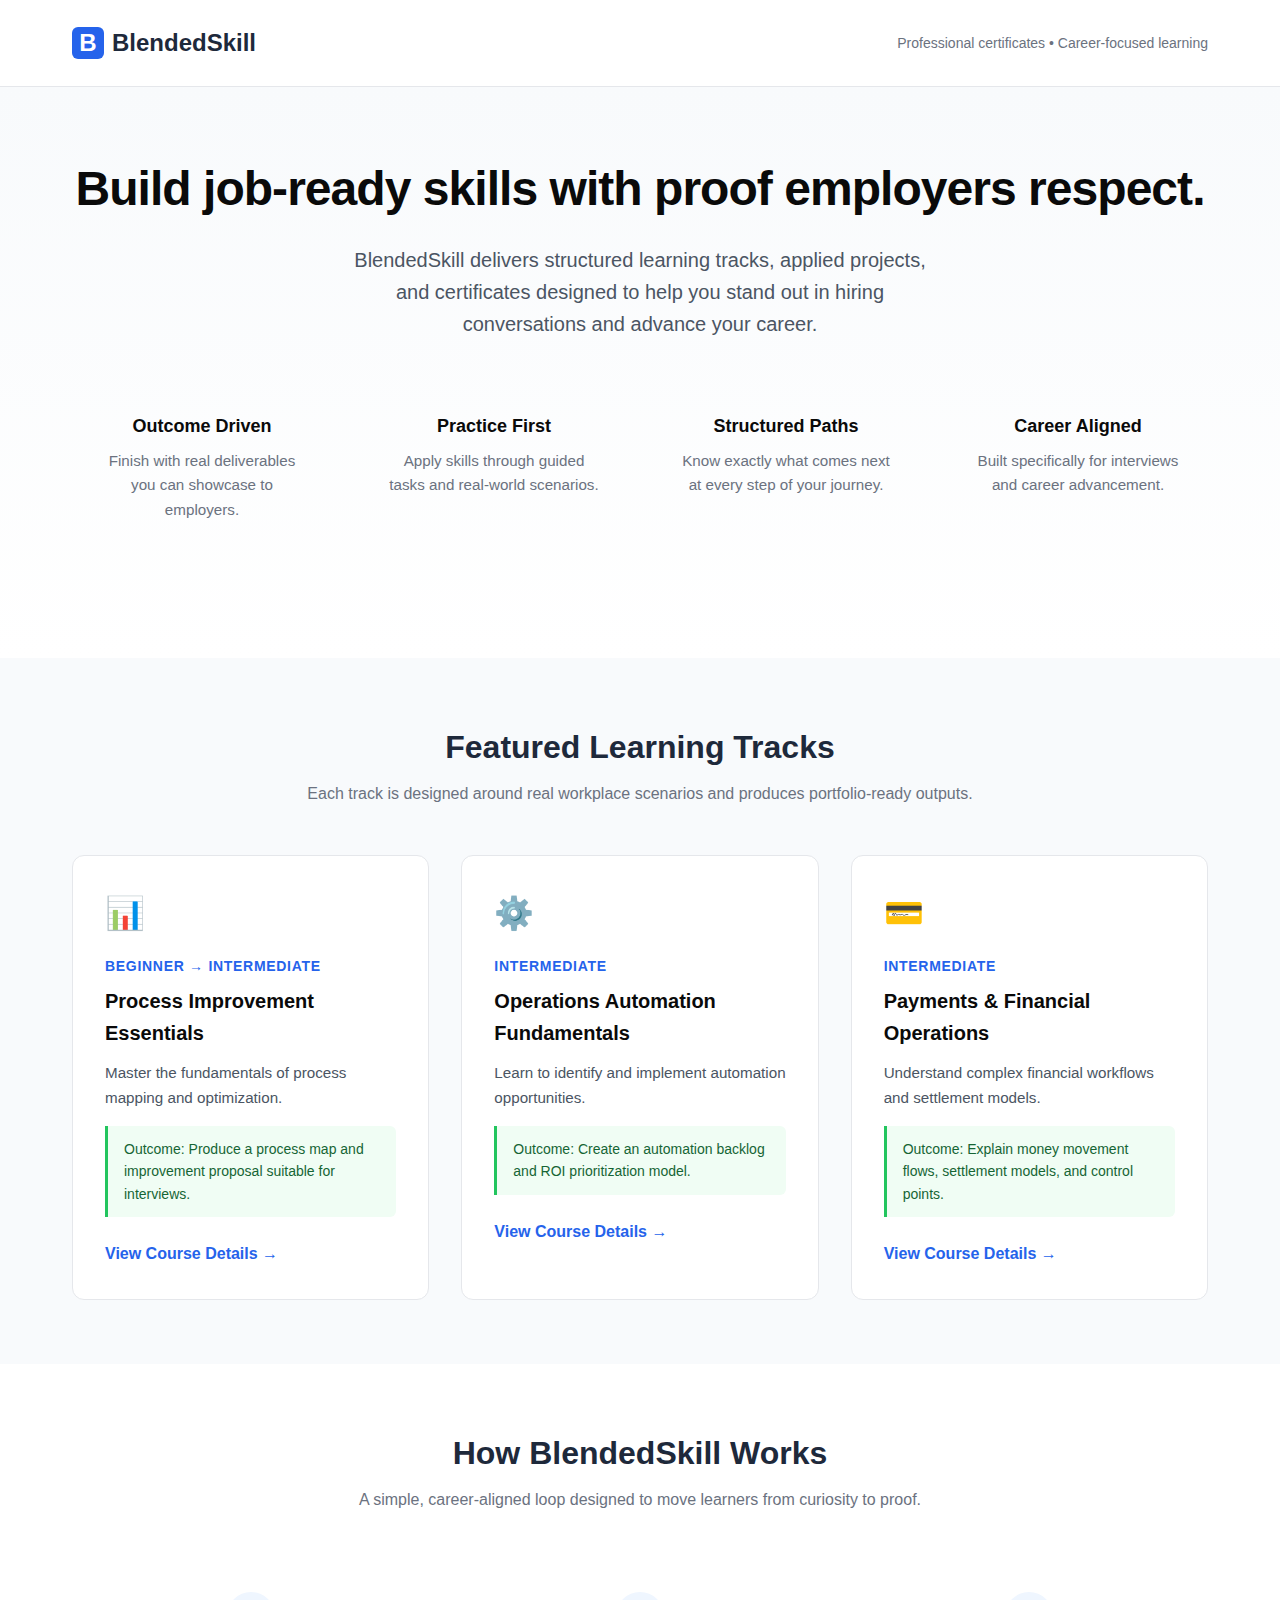
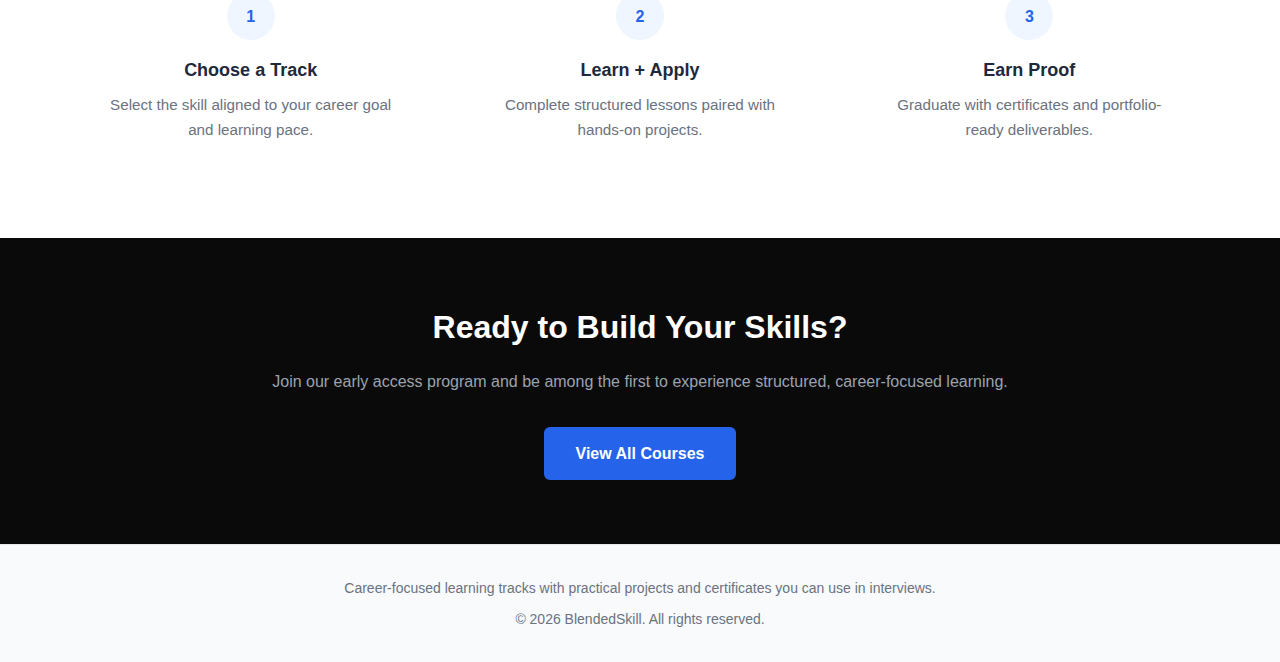
<file: index.html>
<!DOCTYPE html>
<html lang="en">
<head>
    <meta charset="UTF-8">
    <meta name="viewport" content="width=device-width, initial-scale=1.0">
    <title>BlendedSkill - Professional Learning Platform</title>
    <style>
        * {
            margin: 0;
            padding: 0;
            box-sizing: border-box;
        }
        
        body {
            font-family: -apple-system, BlinkMacSystemFont, 'Segoe UI', Roboto, 'Helvetica Neue', Arial, sans-serif;
            line-height: 1.6;
            color: #1E293B;
            background-color: #FFFFFF;
        }
        
        /* Header */
        header {
            background: #FFFFFF;
            border-bottom: 1px solid #E5E7EB;
            padding: 1.5rem 0;
            position: sticky;
            top: 0;
            z-index: 100;
        }
        
        .container {
            max-width: 1200px;
            margin: 0 auto;
            padding: 0 2rem;
        }
        
        .header-content {
            display: flex;
            justify-content: space-between;
            align-items: center;
        }
        
        .logo {
            font-size: 1.5rem;
            font-weight: 700;
            color: #1E293B;
            text-decoration: none;
            display: flex;
            align-items: center;
            gap: 0.5rem;
        }
        
        .logo-icon {
            width: 32px;
            height: 32px;
            background: #2563EB;
            color: white;
            border-radius: 6px;
            display: flex;
            align-items: center;
            justify-content: center;
            font-weight: 700;
        }
        
        .tagline {
            font-size: 0.875rem;
            color: #6B7280;
            margin-left: 1rem;
        }
        
        /* Hero */
        .hero {
            padding: 4rem 0;
            text-align: center;
            background: linear-gradient(to bottom, #F8FAFC, #FFFFFF);
        }
        
        .hero h1 {
            font-size: 3rem;
            font-weight: 800;
            color: #0A0A0A;
            margin-bottom: 1rem;
            letter-spacing: -0.02em;
        }
        
        .hero-subtitle {
            font-size: 1.25rem;
            color: #4B5563;
            max-width: 600px;
            margin: 0 auto 2rem;
        }
        
        /* Features Grid */
        .features {
            display: grid;
            grid-template-columns: repeat(auto-fit, minmax(250px, 1fr));
            gap: 2rem;
            margin: 3rem 0;
        }
        
        .feature {
            padding: 1.5rem;
        }
        
        .feature h3 {
            font-size: 1.125rem;
            font-weight: 700;
            margin-bottom: 0.5rem;
            color: #0A0A0A;
        }
        
        .feature p {
            color: #6B7280;
            font-size: 0.95rem;
        }
        
        /* Course Cards */
        .courses-section {
            padding: 4rem 0;
            background: #F8FAFC;
        }
        
        .section-header {
            text-align: center;
            margin-bottom: 3rem;
        }
        
        .section-header h2 {
            font-size: 2rem;
            font-weight: 700;
            margin-bottom: 0.5rem;
        }
        
        .section-header p {
            color: #6B7280;
        }
        
        .course-grid {
            display: grid;
            grid-template-columns: repeat(auto-fit, minmax(350px, 1fr));
            gap: 2rem;
        }
        
        .course-card {
            background: #FFFFFF;
            border: 1px solid #E5E7EB;
            border-radius: 12px;
            padding: 2rem;
            transition: all 0.2s;
            text-decoration: none;
            color: inherit;
            display: block;
        }
        
        .course-card:hover {
            box-shadow: 0 10px 25px -5px rgba(0, 0, 0, 0.1);
            border-color: #2563EB;
            transform: translateY(-2px);
        }
        
        .course-icon {
            font-size: 2rem;
            margin-bottom: 1rem;
        }
        
        .course-level {
            font-size: 0.875rem;
            color: #2563EB;
            font-weight: 600;
            text-transform: uppercase;
            letter-spacing: 0.05em;
            margin-bottom: 0.5rem;
        }
        
        .course-card h3 {
            font-size: 1.25rem;
            font-weight: 700;
            margin-bottom: 0.75rem;
            color: #0A0A0A;
        }
        
        .course-description {
            color: #4B5563;
            font-size: 0.95rem;
            margin-bottom: 1rem;
        }
        
        .course-outcome {
            background: #F0FDF4;
            border-left: 3px solid #22C55E;
            padding: 0.75rem 1rem;
            border-radius: 0 6px 6px 0;
            font-size: 0.875rem;
            color: #166534;
            font-weight: 500;
        }
        
        .view-course {
            display: inline-flex;
            align-items: center;
            gap: 0.5rem;
            margin-top: 1.5rem;
            color: #2563EB;
            font-weight: 600;
            text-decoration: none;
        }
        
        /* How it Works */
        .process-section {
            padding: 4rem 0;
        }
        
        .process-grid {
            display: grid;
            grid-template-columns: repeat(auto-fit, minmax(250px, 1fr));
            gap: 2rem;
            margin-top: 3rem;
        }
        
        .process-step {
            text-align: center;
            padding: 2rem;
        }
        
        .step-number {
            width: 48px;
            height: 48px;
            background: #EFF6FF;
            color: #2563EB;
            border-radius: 50%;
            display: flex;
            align-items: center;
            justify-content: center;
            font-weight: 700;
            margin: 0 auto 1rem;
        }
        
        .process-step h3 {
            font-size: 1.125rem;
            font-weight: 700;
            margin-bottom: 0.5rem;
        }
        
        .process-step p {
            color: #6B7280;
            font-size: 0.95rem;
        }
        
        /* CTA Section */
        .cta-section {
            background: #0A0A0A;
            color: white;
            padding: 4rem 0;
            text-align: center;
        }
        
        .cta-section h2 {
            font-size: 2rem;
            margin-bottom: 1rem;
        }
        
        .cta-section p {
            color: #9CA3AF;
            margin-bottom: 2rem;
        }
        
        .btn {
            display: inline-flex;
            align-items: center;
            padding: 0.875rem 2rem;
            background: #2563EB;
            color: white;
            text-decoration: none;
            border-radius: 6px;
            font-weight: 600;
            transition: all 0.2s;
        }
        
        .btn:hover {
            background: #1D4ED8;
            transform: translateY(-1px);
        }
        
        footer {
            background: #F8FAFC;
            padding: 2rem 0;
            text-align: center;
            color: #6B7280;
            font-size: 0.875rem;
            border-top: 1px solid #E5E7EB;
        }
        
        @media (max-width: 768px) {
            .hero h1 {
                font-size: 2rem;
            }
            .course-grid {
                grid-template-columns: 1fr;
            }
        }
    </style>
</head>
<body>
    <header>
        <div class="container">
            <div class="header-content">
                <a href="index.html" class="logo">
                    <div class="logo-icon">B</div>
                    <span>BlendedSkill</span>
                </a>
                <span class="tagline">Professional certificates • Career-focused learning</span>
            </div>
        </div>
    </header>

    <section class="hero">
        <div class="container">
            <h1>Build job-ready skills with proof employers respect.</h1>
            <p class="hero-subtitle">BlendedSkill delivers structured learning tracks, applied projects, and certificates designed to help you stand out in hiring conversations and advance your career.</p>
            
            <div class="features">
                <div class="feature">
                    <h3>Outcome Driven</h3>
                    <p>Finish with real deliverables you can showcase to employers.</p>
                </div>
                <div class="feature">
                    <h3>Practice First</h3>
                    <p>Apply skills through guided tasks and real-world scenarios.</p>
                </div>
                <div class="feature">
                    <h3>Structured Paths</h3>
                    <p>Know exactly what comes next at every step of your journey.</p>
                </div>
                <div class="feature">
                    <h3>Career Aligned</h3>
                    <p>Built specifically for interviews and career advancement.</p>
                </div>
            </div>
        </div>
    </section>

    <section class="courses-section">
        <div class="container">
            <div class="section-header">
                <h2>Featured Learning Tracks</h2>
                <p>Each track is designed around real workplace scenarios and produces portfolio-ready outputs.</p>
            </div>
            
            <div class="course-grid">
                <a href="course.html" class="course-card">
                    <div class="course-icon">📊</div>
                    <div class="course-level">Beginner → Intermediate</div>
                    <h3>Process Improvement Essentials</h3>
                    <p class="course-description">Master the fundamentals of process mapping and optimization.</p>
                    <div class="course-outcome">Outcome: Produce a process map and improvement proposal suitable for interviews.</div>
                    <span class="view-course">View Course Details →</span>
                </a>

                <a href="course-automation.html" class="course-card">
                    <div class="course-icon">⚙️</div>
                    <div class="course-level">Intermediate</div>
                    <h3>Operations Automation Fundamentals</h3>
                    <p class="course-description">Learn to identify and implement automation opportunities.</p>
                    <div class="course-outcome">Outcome: Create an automation backlog and ROI prioritization model.</div>
                    <span class="view-course">View Course Details →</span>
                </a>

                <a href="course-payments.html" class="course-card">
                    <div class="course-icon">💳</div>
                    <div class="course-level">Intermediate</div>
                    <h3>Payments & Financial Operations</h3>
                    <p class="course-description">Understand complex financial workflows and settlement models.</p>
                    <div class="course-outcome">Outcome: Explain money movement flows, settlement models, and control points.</div>
                    <span class="view-course">View Course Details →</span>
                </a>
            </div>
        </div>
    </section>

    <section class="process-section">
        <div class="container">
            <div class="section-header">
                <h2>How BlendedSkill Works</h2>
                <p>A simple, career-aligned loop designed to move learners from curiosity to proof.</p>
            </div>
            
            <div class="process-grid">
                <div class="process-step">
                    <div class="step-number">1</div>
                    <h3>Choose a Track</h3>
                    <p>Select the skill aligned to your career goal and learning pace.</p>
                </div>
                <div class="process-step">
                    <div class="step-number">2</div>
                    <h3>Learn + Apply</h3>
                    <p>Complete structured lessons paired with hands-on projects.</p>
                </div>
                <div class="process-step">
                    <div class="step-number">3</div>
                    <h3>Earn Proof</h3>
                    <p>Graduate with certificates and portfolio-ready deliverables.</p>
                </div>
            </div>
        </div>
    </section>

    <section class="cta-section">
        <div class="container">
            <h2>Ready to Build Your Skills?</h2>
            <p>Join our early access program and be among the first to experience structured, career-focused learning.</p>
            <a href="#" class="btn">View All Courses</a>
        </div>
    </section>

    <footer>
        <div class="container">
            <p>Career-focused learning tracks with practical projects and certificates you can use in interviews.</p>
            <p style="margin-top: 0.5rem;">© 2026 BlendedSkill. All rights reserved.</p>
        </div>
    </footer>
</body>
</html>
</file>
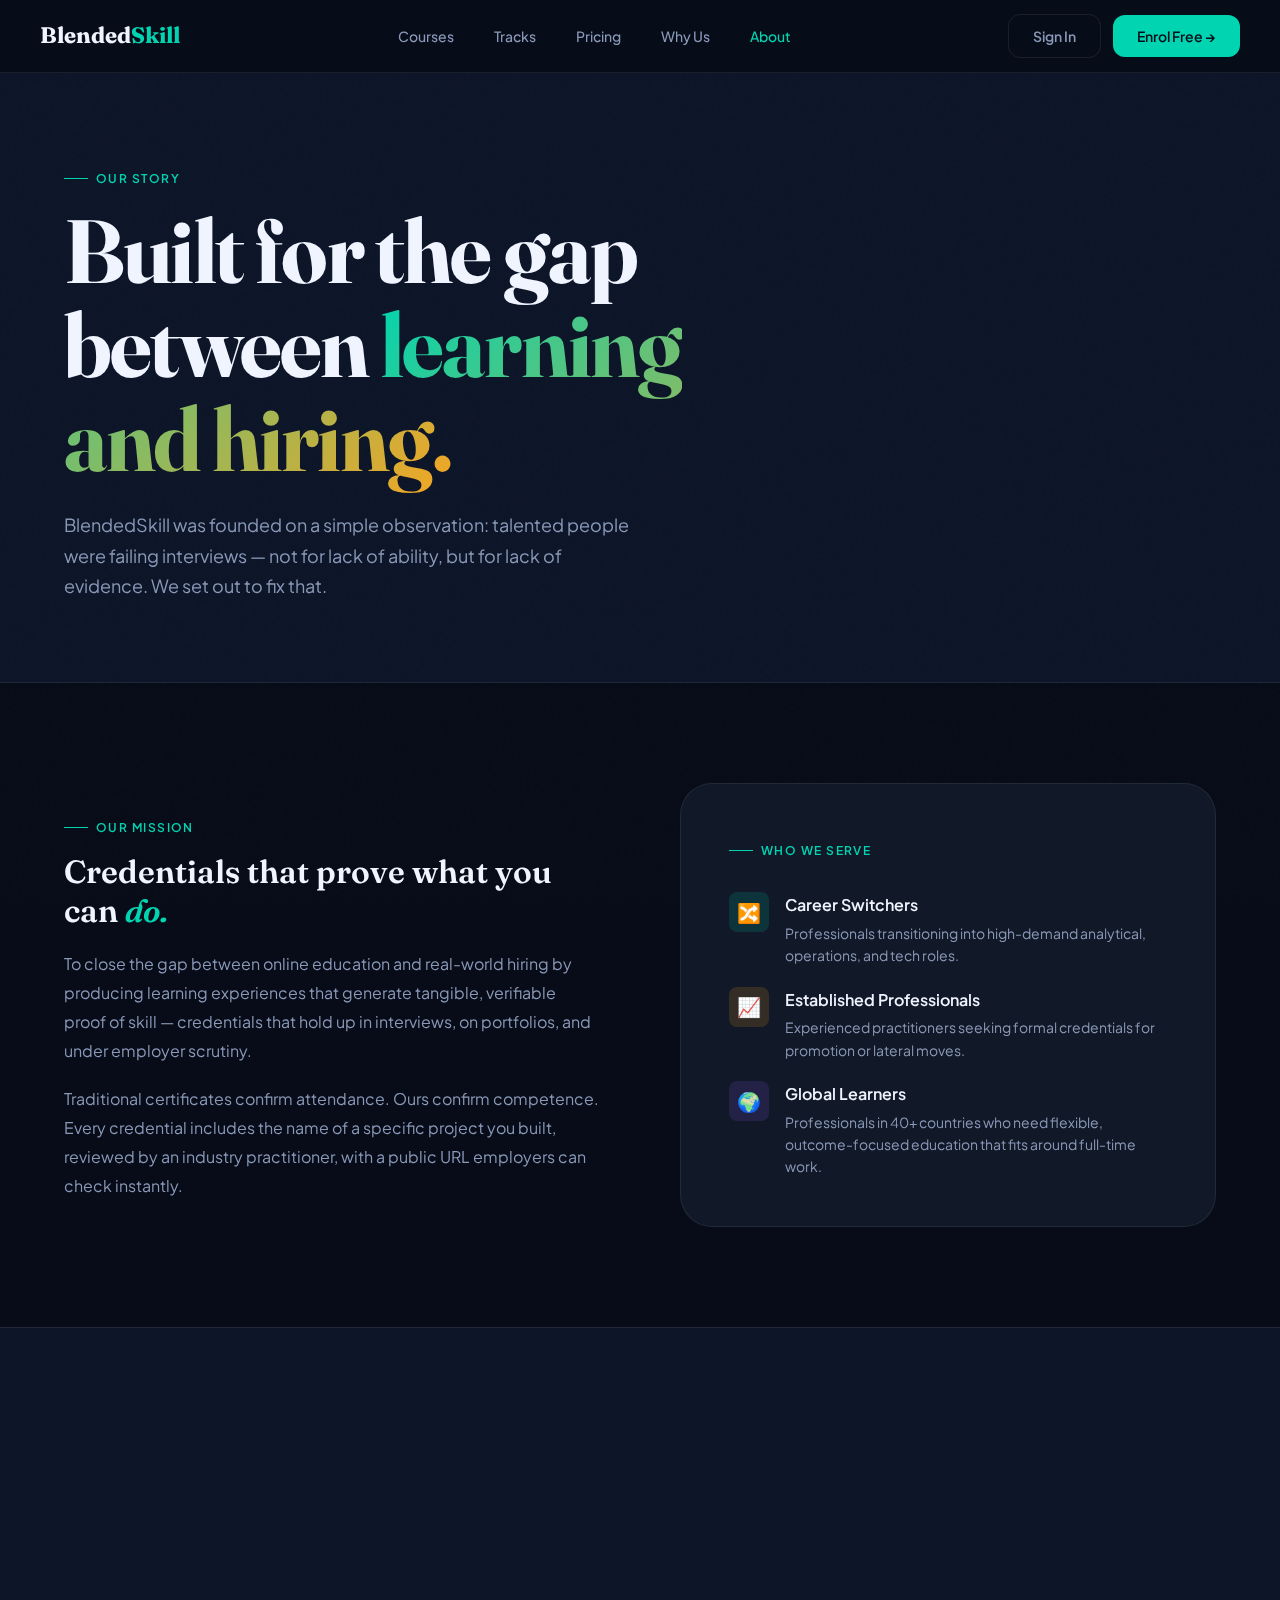
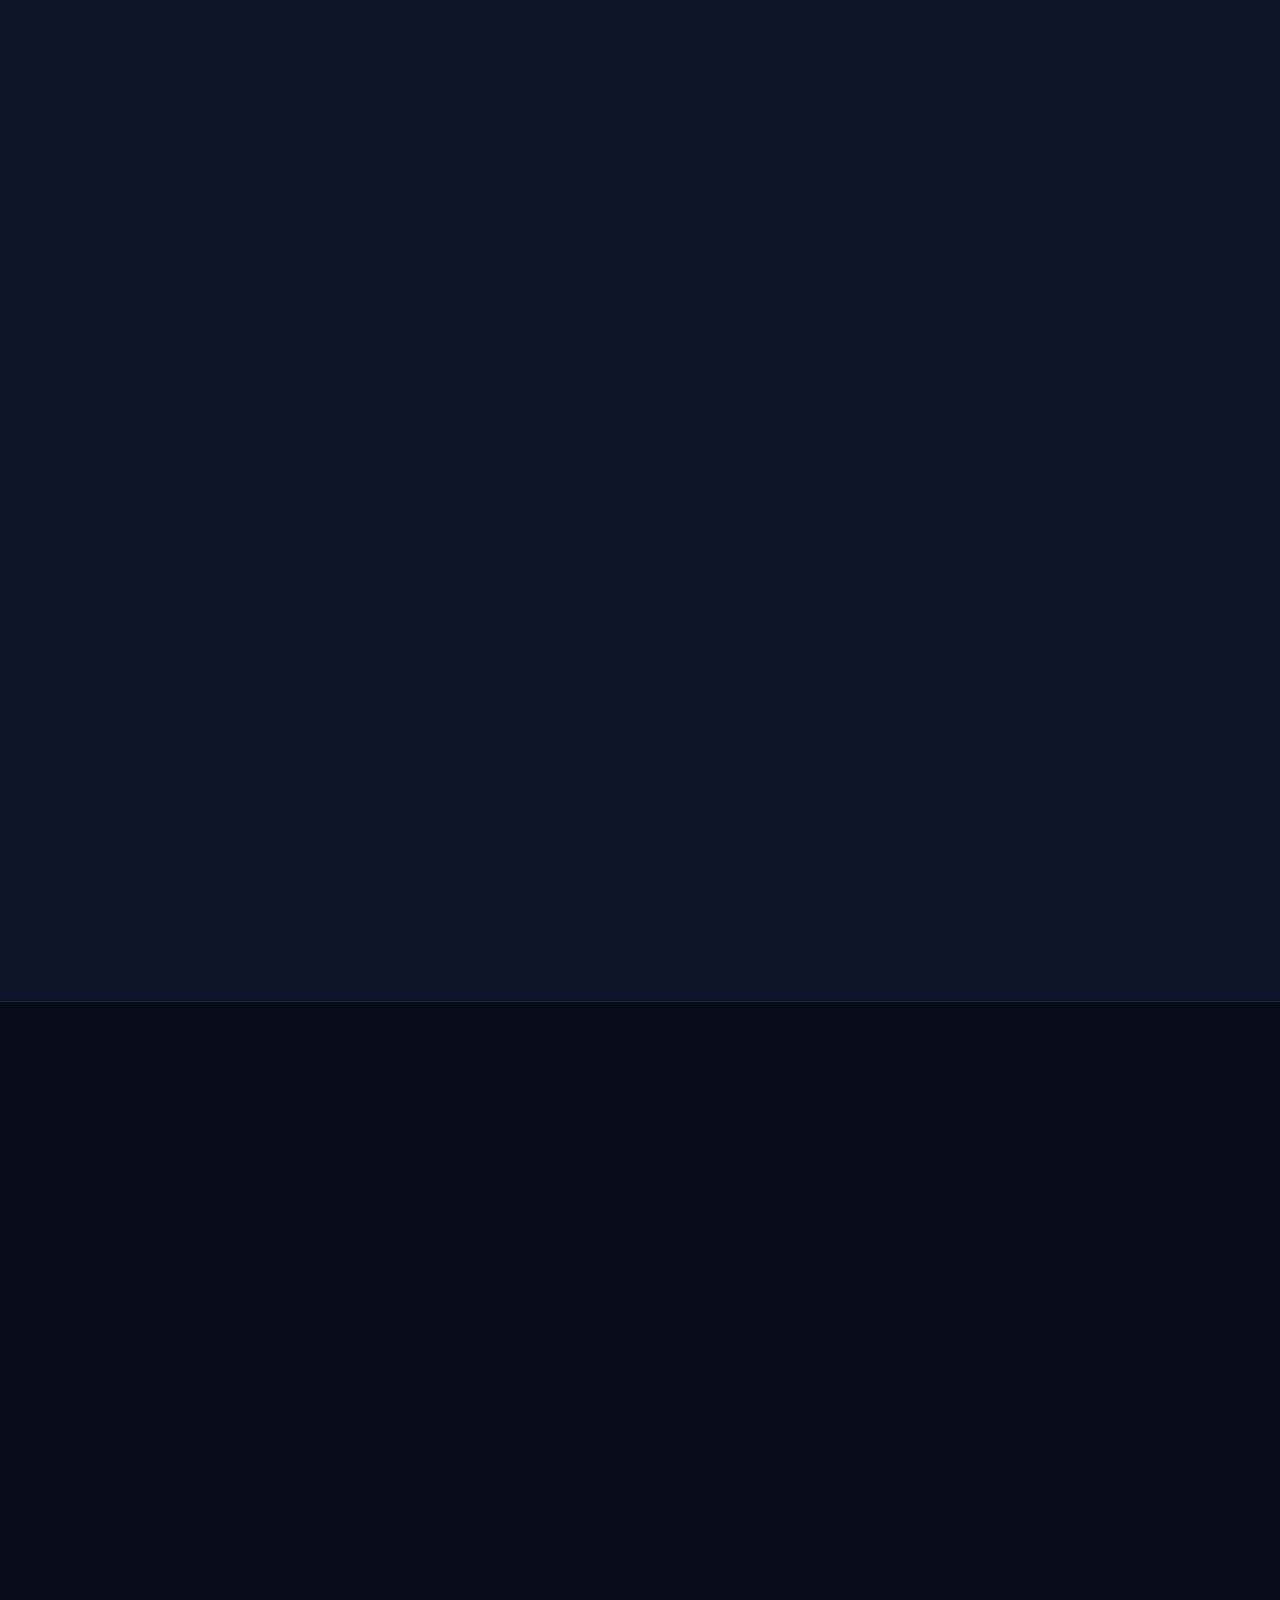
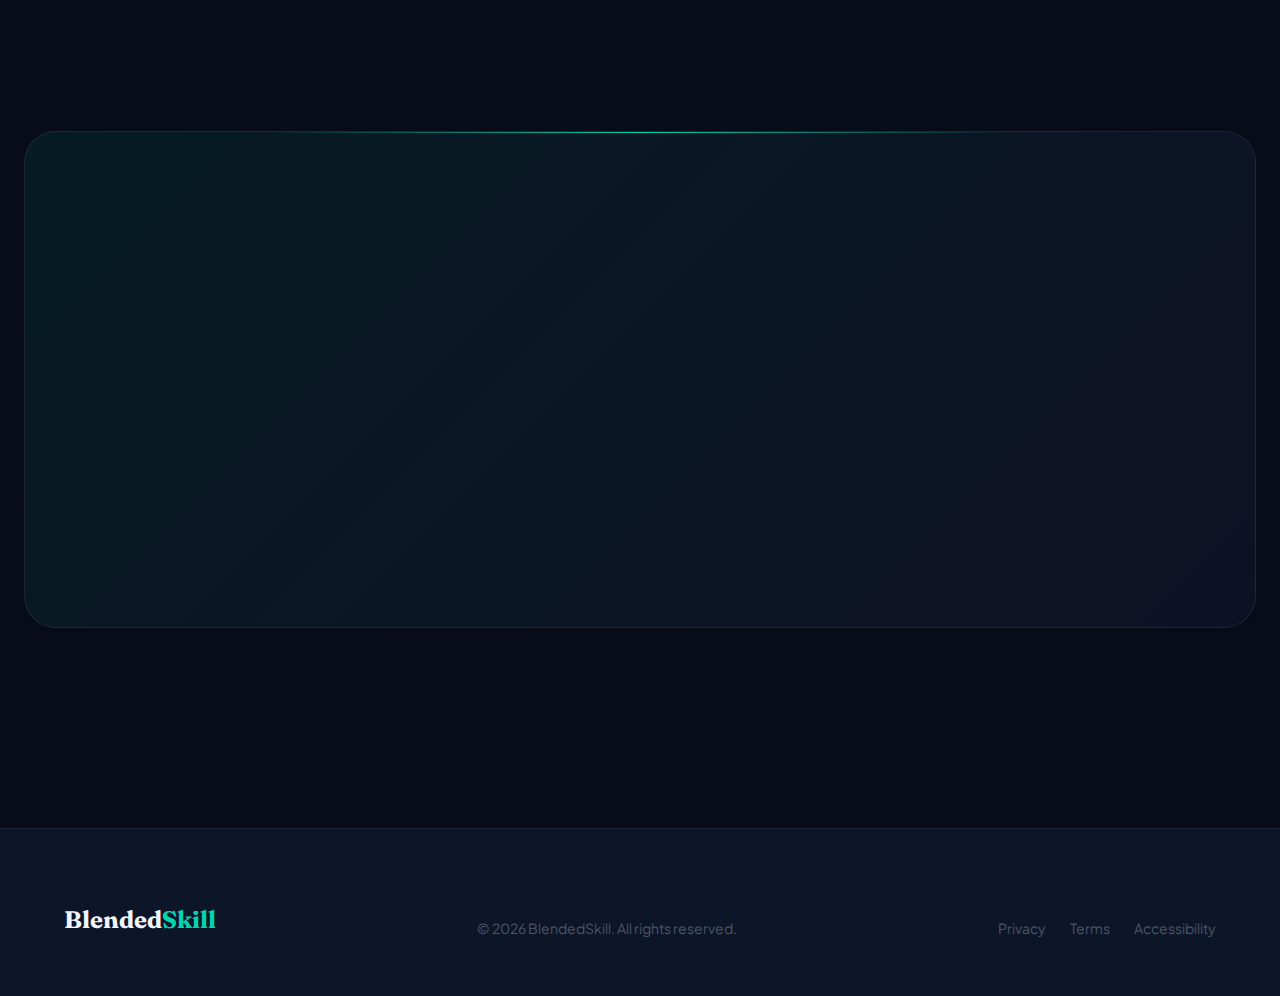
<file: about.html>
<!DOCTYPE html>
<html lang="en">
<head>
  <meta charset="UTF-8" />
  <meta name="viewport" content="width=device-width, initial-scale=1.0" />
  <title>About BlendedSkill — Our Story & Mission</title>
  <meta name="description" content="Learn about BlendedSkill — how we close the gap between online education and real-world hiring through project-verified credentials." />
  <link rel="icon" href="data:image/svg+xml,<svg xmlns='http://www.w3.org/2000/svg' viewBox='0 0 100 100'><text y='.9em' font-size='90'>🎓</text></svg>" />
  <link rel="stylesheet" href="css/style.css" />
  <style>
    .timeline { position: relative; padding-left: 40px; }
    .timeline::before {
      content: ''; position: absolute; left: 7px; top: 8px; bottom: 8px;
      width: 2px; background: linear-gradient(to bottom, var(--teal), var(--amber));
    }
    .timeline-item { position: relative; padding-bottom: 48px; }
    .timeline-item::before {
      content: ''; position: absolute; left: -36px; top: 6px;
      width: 12px; height: 12px; border-radius: 50%;
      background: var(--teal); border: 2px solid var(--bg-primary);
      box-shadow: 0 0 0 3px rgba(0,212,177,0.3);
    }
    .timeline-year { font-size: 0.75rem; font-weight: 700; color: var(--teal); letter-spacing: 0.1em; text-transform: uppercase; margin-bottom: 6px; }
    .timeline-title { font-size: 1.0625rem; font-weight: 600; margin-bottom: 8px; }
    .timeline-desc { font-size: 0.9rem; color: var(--text-secondary); line-height: 1.7; }
    .values-grid { display: grid; grid-template-columns: repeat(auto-fit, minmax(260px, 1fr)); gap: 24px; margin-top: 48px; }
    .value-card { background: var(--bg-card); border: 1px solid var(--border); border-radius: var(--radius-lg); padding: 32px; }
    .value-icon { font-size: 2rem; margin-bottom: 16px; }
    .value-title { font-weight: 600; font-size: 1rem; margin-bottom: 10px; }
    .value-desc { font-size: 0.875rem; color: var(--text-secondary); line-height: 1.6; }
  </style>
</head>
<body>

<nav class="nav scrolled" id="main-nav" role="navigation">
  <div class="nav-inner">
    <a href="index.html" class="nav-logo">Blended<span>Skill</span></a>
    <ul class="nav-links">
      <li><a href="index.html#courses">Courses</a></li>
      <li><a href="index.html#tracks">Tracks</a></li>
      <li><a href="index.html#pricing">Pricing</a></li>
      <li><a href="index.html#why-us">Why Us</a></li>
      <li><a href="about.html" style="color:var(--teal)">About</a></li>
    </ul>
    <div class="nav-cta">
      <a href="index.html#contact" class="btn-nav btn-nav-ghost">Sign In</a>
      <a href="index.html#courses" class="btn-nav btn-nav-primary">Enrol Free →</a>
    </div>
    <button class="hamburger" id="hamburger" aria-label="Open menu" aria-expanded="false">
      <span></span><span></span><span></span>
    </button>
  </div>
</nav>

<nav class="mobile-menu" id="mobile-menu">
  <a href="index.html#courses">Courses</a>
  <a href="index.html#tracks">Learning Tracks</a>
  <a href="index.html#pricing">Pricing</a>
  <a href="index.html#why-us">Why BlendedSkill</a>
  <a href="about.html">About</a>
</nav>

<!-- Hero -->
<section style="padding: 160px 0 80px; background: var(--bg-secondary); border-bottom: 1px solid var(--border);">
  <div class="container">
    <div class="fade-up" style="max-width:700px">
      <div class="section-label">Our Story</div>
      <h1 class="display-xl" style="margin-bottom:24px">
        Built for the gap between <span class="gradient-text">learning and hiring.</span>
      </h1>
      <p style="font-size:1.125rem;color:var(--text-secondary);line-height:1.7;max-width:580px">
        BlendedSkill was founded on a simple observation: talented people were failing interviews — not for lack of ability, but for lack of evidence. We set out to fix that.
      </p>
    </div>
  </div>
</section>

<!-- Mission -->
<section class="section">
  <div class="container">
    <div style="display:grid;grid-template-columns:1fr 1fr;gap:80px;align-items:center" class="about-row">
      <div class="fade-up">
        <div class="section-label">Our Mission</div>
        <h2 class="display-md" style="margin-bottom:20px">Credentials that prove what you can <em style="font-style:italic;color:var(--teal)">do.</em></h2>
        <p style="color:var(--text-secondary);font-size:1rem;line-height:1.8;margin-bottom:20px">
          To close the gap between online education and real-world hiring by producing learning experiences that generate tangible, verifiable proof of skill — credentials that hold up in interviews, on portfolios, and under employer scrutiny.
        </p>
        <p style="color:var(--text-secondary);font-size:1rem;line-height:1.8">
          Traditional certificates confirm attendance. Ours confirm competence. Every credential includes the name of a specific project you built, reviewed by an industry practitioner, with a public URL employers can check instantly.
        </p>
      </div>
      <div class="fade-up" style="background:var(--bg-card);border:1px solid var(--border);border-radius:var(--radius-xl);padding:48px">
        <div class="section-label">Who We Serve</div>
        <div style="display:flex;flex-direction:column;gap:20px;margin-top:16px">
          <div style="display:flex;gap:16px;align-items:flex-start">
            <div style="width:40px;height:40px;background:var(--teal-dim);border-radius:8px;display:flex;align-items:center;justify-content:center;font-size:1.2rem;flex-shrink:0">🔀</div>
            <div>
              <div style="font-weight:600;margin-bottom:4px">Career Switchers</div>
              <div style="font-size:0.875rem;color:var(--text-secondary)">Professionals transitioning into high-demand analytical, operations, and tech roles.</div>
            </div>
          </div>
          <div style="display:flex;gap:16px;align-items:flex-start">
            <div style="width:40px;height:40px;background:var(--amber-dim);border-radius:8px;display:flex;align-items:center;justify-content:center;font-size:1.2rem;flex-shrink:0">📈</div>
            <div>
              <div style="font-weight:600;margin-bottom:4px">Established Professionals</div>
              <div style="font-size:0.875rem;color:var(--text-secondary)">Experienced practitioners seeking formal credentials for promotion or lateral moves.</div>
            </div>
          </div>
          <div style="display:flex;gap:16px;align-items:flex-start">
            <div style="width:40px;height:40px;background:var(--purple-dim);border-radius:8px;display:flex;align-items:center;justify-content:center;font-size:1.2rem;flex-shrink:0">🌍</div>
            <div>
              <div style="font-weight:600;margin-bottom:4px">Global Learners</div>
              <div style="font-size:0.875rem;color:var(--text-secondary)">Professionals in 40+ countries who need flexible, outcome-focused education that fits around full-time work.</div>
            </div>
          </div>
        </div>
      </div>
    </div>
    <style>@media(max-width:768px){.about-row{grid-template-columns:1fr!important;gap:40px!important}}</style>
  </div>
</section>

<!-- Timeline -->
<section class="section" style="background:var(--bg-secondary);border-top:1px solid var(--border);border-bottom:1px solid var(--border)">
  <div class="container">
    <div class="fade-up" style="max-width:560px;margin-bottom:64px">
      <div class="section-label">Our Journey</div>
      <h2 class="display-lg">How BlendedSkill grew.</h2>
    </div>
    <div class="timeline fade-up" style="max-width:640px">
      <div class="timeline-item">
        <div class="timeline-year">2022 — Year One</div>
        <div class="timeline-title">One Student. One Course. One Job Offer.</div>
        <div class="timeline-desc">We launched with a single course: professional process mapping. Our first student built an improvement proposal for a real business process, brought it to an interview, and was hired. That result confirmed our thesis.</div>
      </div>
      <div class="timeline-item">
        <div class="timeline-year">2023 — Building the Model</div>
        <div class="timeline-title">Expert Review Network Established</div>
        <div class="timeline-desc">We built our practitioner review network — partnering with analysts, operations managers, and finance professionals to provide genuine capstone feedback, not automated scores. Enrolled first 500 students.</div>
      </div>
      <div class="timeline-item">
        <div class="timeline-year">2024 — Scale</div>
        <div class="timeline-title">5,000 Graduates. First Enterprise Contracts.</div>
        <div class="timeline-desc">Launched Learning Tracks, introduced transparent global pricing, and signed our first enterprise contracts with operations and finance teams needing team-wide upskilling. Expanded to Finance and FinTech courses.</div>
      </div>
      <div class="timeline-item">
        <div class="timeline-year">2025 — AI Integration</div>
        <div class="timeline-title">AI Courses Launch. 10,000 Learners.</div>
        <div class="timeline-desc">Responded to market demand by launching our AI and Automation curriculum — one of the first outcome-focused, project-verified AI course tracks available anywhere. Crossed 10,000 active learners.</div>
      </div>
      <div class="timeline-item">
        <div class="timeline-year">2026 — Today</div>
        <div class="timeline-title">18,000+ Learners. AI-Powered Platform.</div>
        <div class="timeline-desc">Launched our AI learning path personalisation engine, expanded to 12 courses across 5 domains, and introduced the new Agentic AI and Cloud Operations curriculum for the jobs market of today.</div>
      </div>
    </div>
  </div>
</section>

<!-- Values -->
<section class="section">
  <div class="container">
    <div class="fade-up" style="max-width:500px;margin-bottom:16px">
      <div class="section-label">What We Stand For</div>
      <h2 class="display-lg">Our values.</h2>
    </div>
    <div class="values-grid stagger-children">
      <div class="value-card">
        <div class="value-icon" aria-hidden="true">✦</div>
        <div class="value-title">Proof Over Promises</div>
        <div class="value-desc">Every course produces a tangible deliverable. We do not believe in credentials that confirm attendance — only those that confirm capability.</div>
      </div>
      <div class="value-card">
        <div class="value-icon" aria-hidden="true">🔭</div>
        <div class="value-title">Rigorously Practical</div>
        <div class="value-desc">We design curricula from job postings backward — not from textbooks forward. Every module maps to skills that appear in real hiring criteria.</div>
      </div>
      <div class="value-card">
        <div class="value-icon" aria-hidden="true">⚖️</div>
        <div class="value-title">Radically Transparent</div>
        <div class="value-desc">Prices shown in your currency before checkout. No hidden fees. No bait-and-switch subscription models. What you see is exactly what you pay.</div>
      </div>
      <div class="value-card">
        <div class="value-icon" aria-hidden="true">🌍</div>
        <div class="value-title">Globally Accessible</div>
        <div class="value-desc">Flexible, asynchronous delivery built for professionals juggling full-time work across every time zone. No rigid schedules. Learn at your pace.</div>
      </div>
    </div>
  </div>
</section>

<!-- CTA -->
<section class="section">
  <div class="cta-section">
    <div class="fade-up">
      <h2 class="cta-title">Start building credentials<br>that <span class="gradient-text">employers respect.</span></h2>
      <p class="cta-sub">Browse 2026 courses — first lesson of every course is free, no account needed.</p>
      <div class="cta-actions">
        <a href="index.html#courses" class="btn btn-primary btn-lg">View All Courses →</a>
        <a href="index.html#contact" class="btn btn-secondary btn-lg">Get in Touch</a>
      </div>
    </div>
  </div>
</section>

<footer class="footer" role="contentinfo">
  <div class="container">
    <div style="display:flex;justify-content:space-between;align-items:center;flex-wrap:wrap;gap:16px">
      <a href="index.html" class="footer-logo">Blended<span>Skill</span></a>
      <span style="font-size:0.875rem;color:var(--text-muted)">© 2026 BlendedSkill. All rights reserved.</span>
      <nav style="display:flex;gap:24px">
        <a href="privacy.html" style="font-size:0.875rem;color:var(--text-muted)">Privacy</a>
        <a href="terms.html" style="font-size:0.875rem;color:var(--text-muted)">Terms</a>
        <a href="accessibility.html" style="font-size:0.875rem;color:var(--text-muted)">Accessibility</a>
      </nav>
    </div>
  </div>
</footer>

<script src="js/main.js"></script>
</body>
</html>
</file>
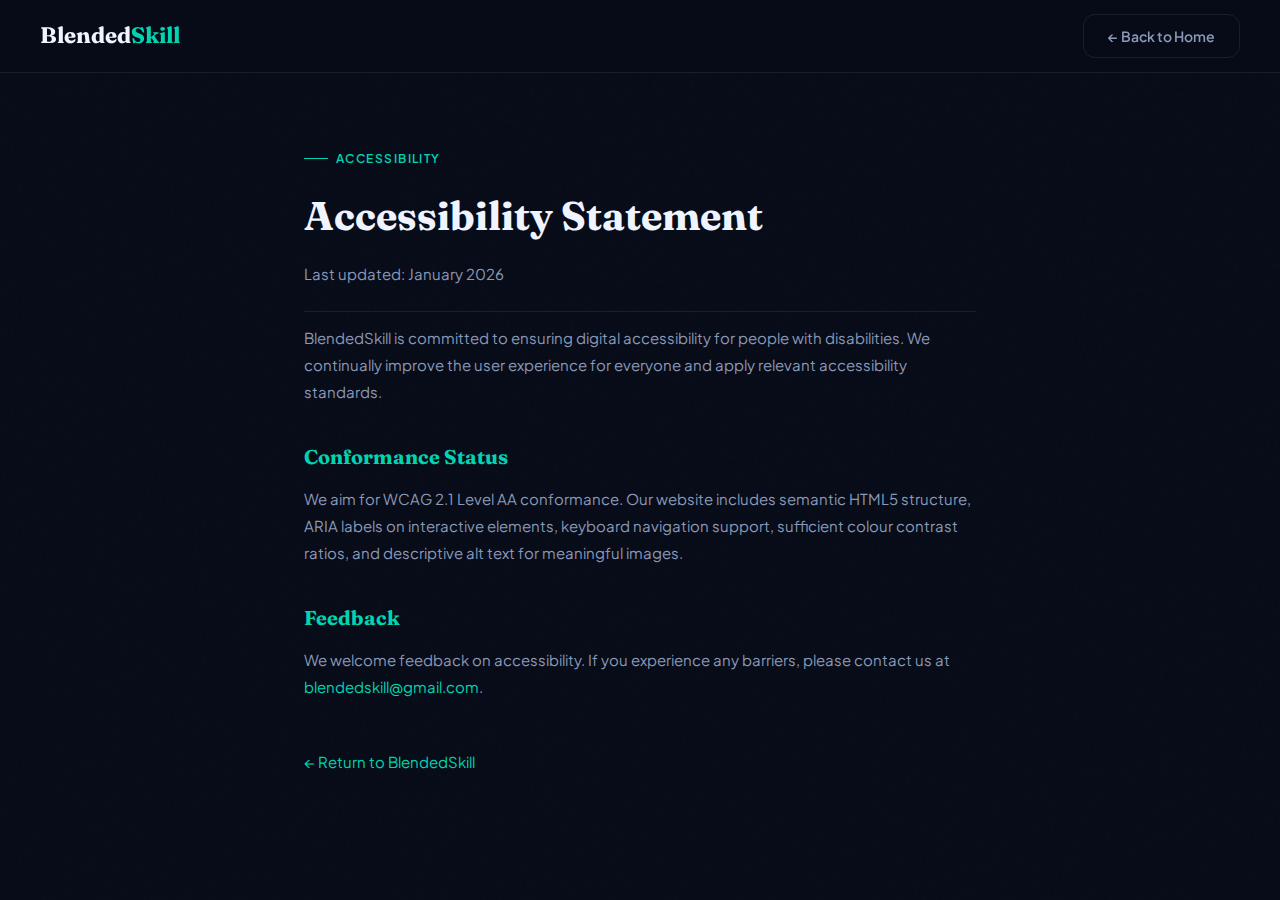
<file: accessibility.html>
<!DOCTYPE html>
<html lang="en">
<head>
  <meta charset="UTF-8" /><meta name="viewport" content="width=device-width, initial-scale=1.0" />
  <title>Accessibility — BlendedSkill</title>
  <link rel="icon" href="data:image/svg+xml,<svg xmlns='http://www.w3.org/2000/svg' viewBox='0 0 100 100'><text y='.9em' font-size='90'>🎓</text></svg>" />
  <link rel="stylesheet" href="css/style.css" />
  <style>.legal-body{max-width:720px;margin:0 auto;padding:140px 24px 80px}.legal-body h1{font-family:var(--font-display);font-size:2.5rem;margin-bottom:12px}.legal-body h2{font-family:var(--font-display);font-size:1.25rem;margin:36px 0 12px;color:var(--teal)}.legal-body p{font-size:.9375rem;color:var(--text-secondary);line-height:1.8;margin-bottom:12px}.legal-meta{font-size:.875rem;color:var(--text-muted);margin-bottom:40px;padding-bottom:24px;border-bottom:1px solid var(--border)}</style>
</head>
<body>
<nav class="nav scrolled" id="main-nav"><div class="nav-inner"><a href="index.html" class="nav-logo">Blended<span>Skill</span></a><div class="nav-cta"><a href="index.html" class="btn-nav btn-nav-ghost">← Back to Home</a></div></div></nav>
<div class="legal-body">
  <div class="section-label">Accessibility</div>
  <h1>Accessibility Statement</h1>
  <p class="legal-meta">Last updated: January 2026</p>
  <p>BlendedSkill is committed to ensuring digital accessibility for people with disabilities. We continually improve the user experience for everyone and apply relevant accessibility standards.</p>
  <h2>Conformance Status</h2>
  <p>We aim for WCAG 2.1 Level AA conformance. Our website includes semantic HTML5 structure, ARIA labels on interactive elements, keyboard navigation support, sufficient colour contrast ratios, and descriptive alt text for meaningful images.</p>
  <h2>Feedback</h2>
  <p>We welcome feedback on accessibility. If you experience any barriers, please contact us at <a href="mailto:blendedskill@gmail.com" style="color:var(--teal)">blendedskill@gmail.com</a>.</p>
  <p style="margin-top:48px"><a href="index.html" style="color:var(--teal)">← Return to BlendedSkill</a></p>
</div>
<script src="js/main.js"></script>
</body></html>
</file>
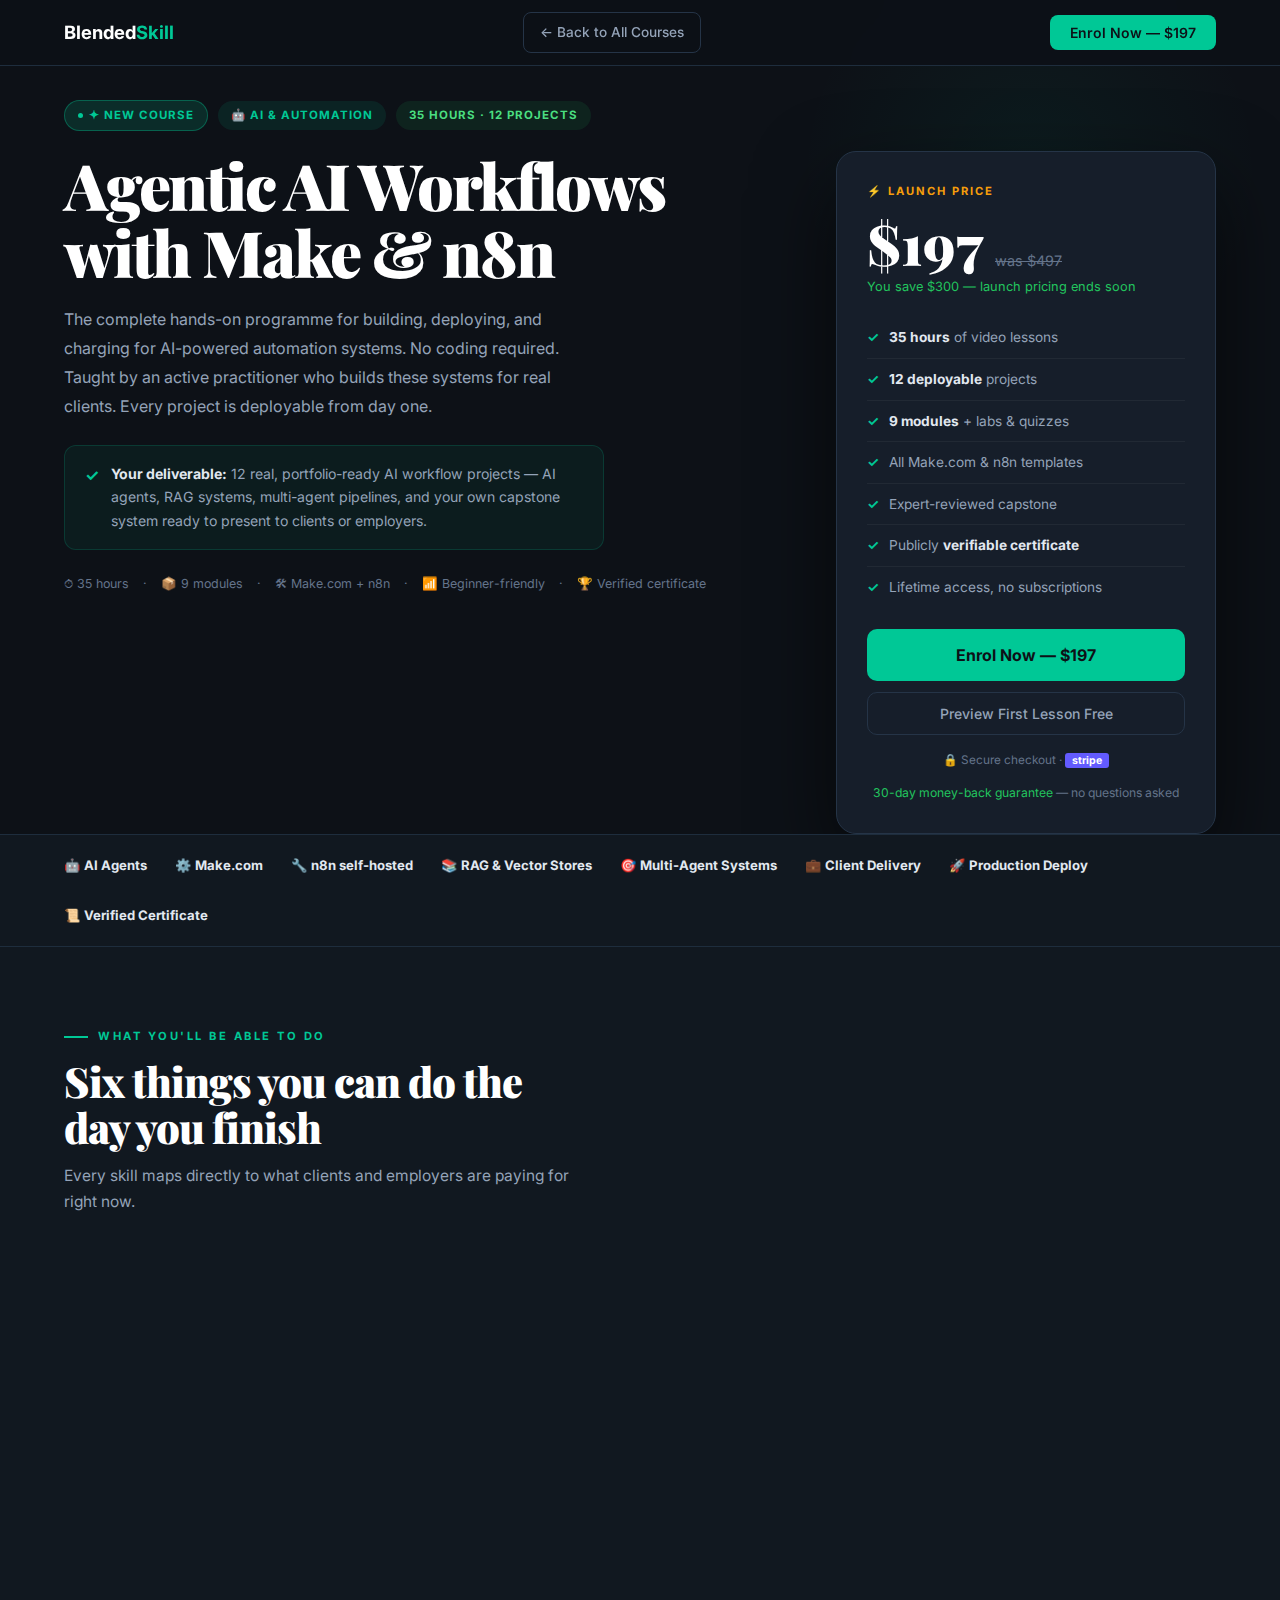
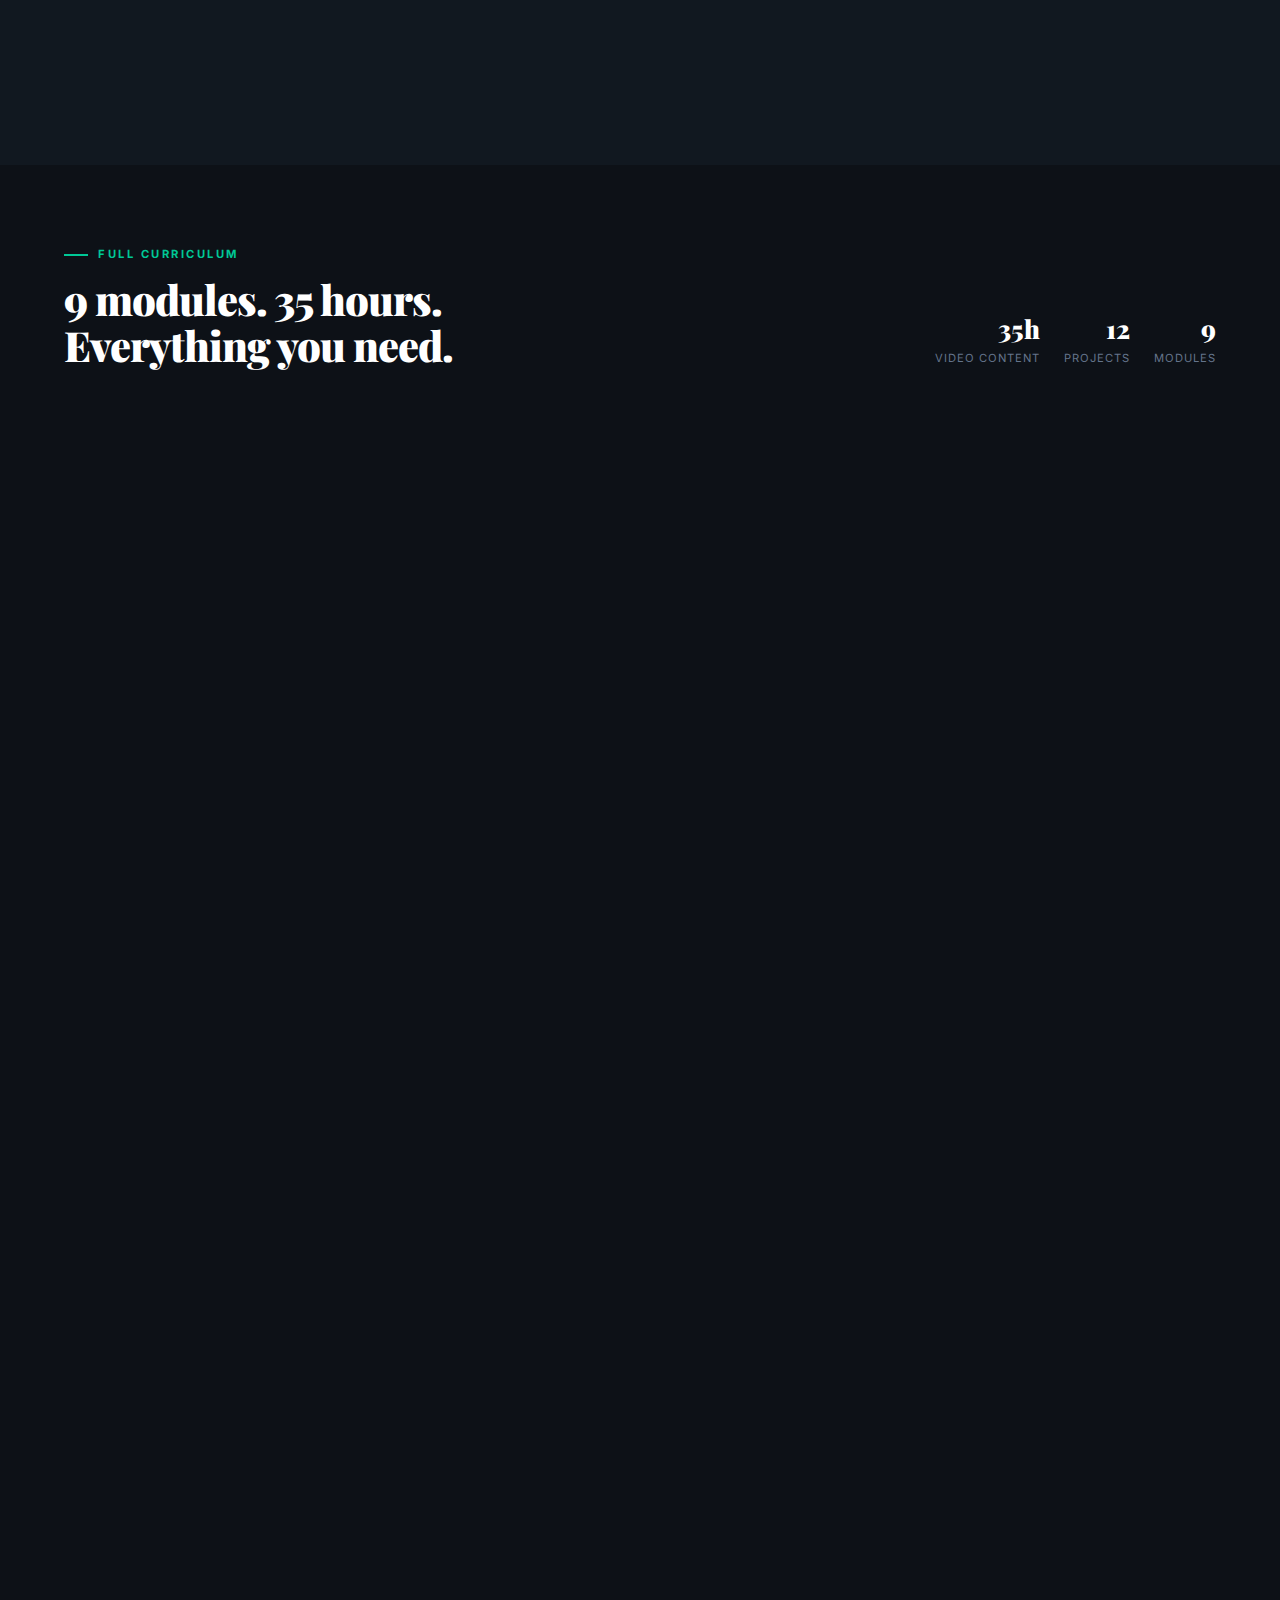
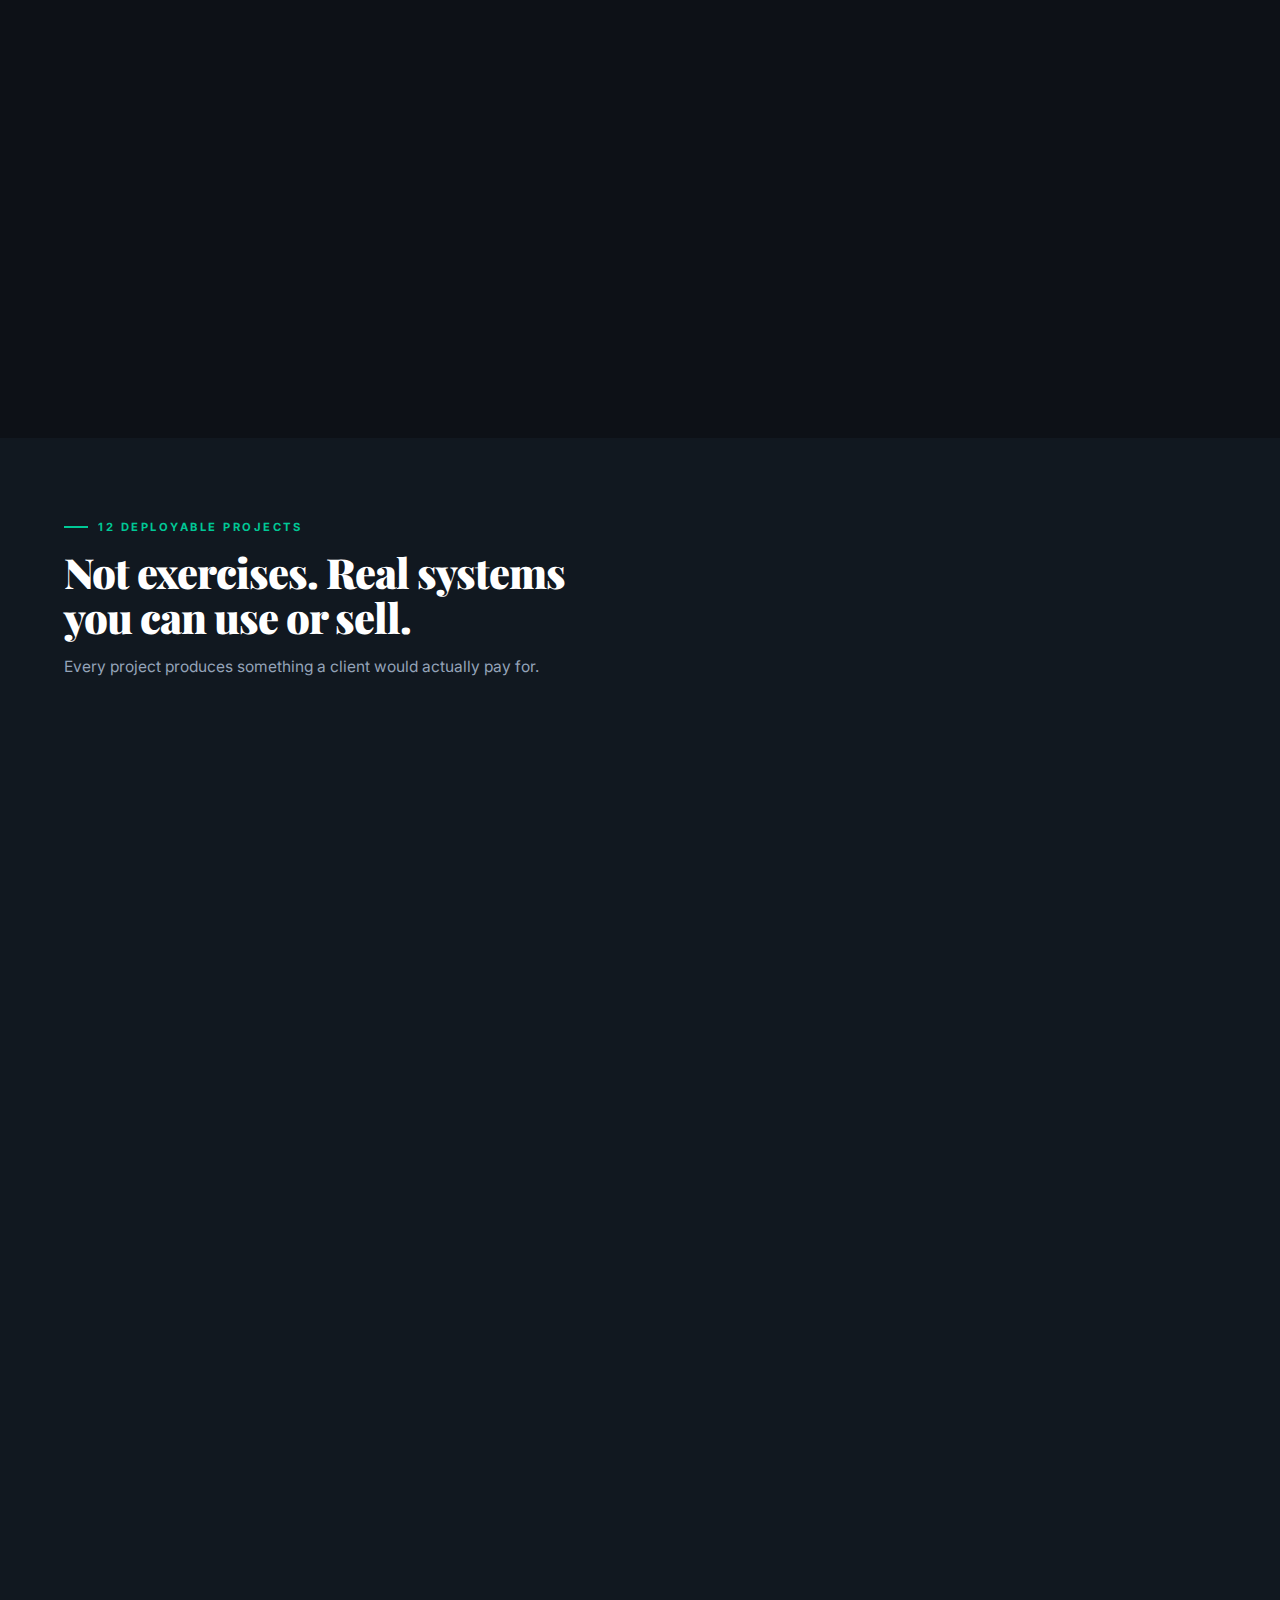
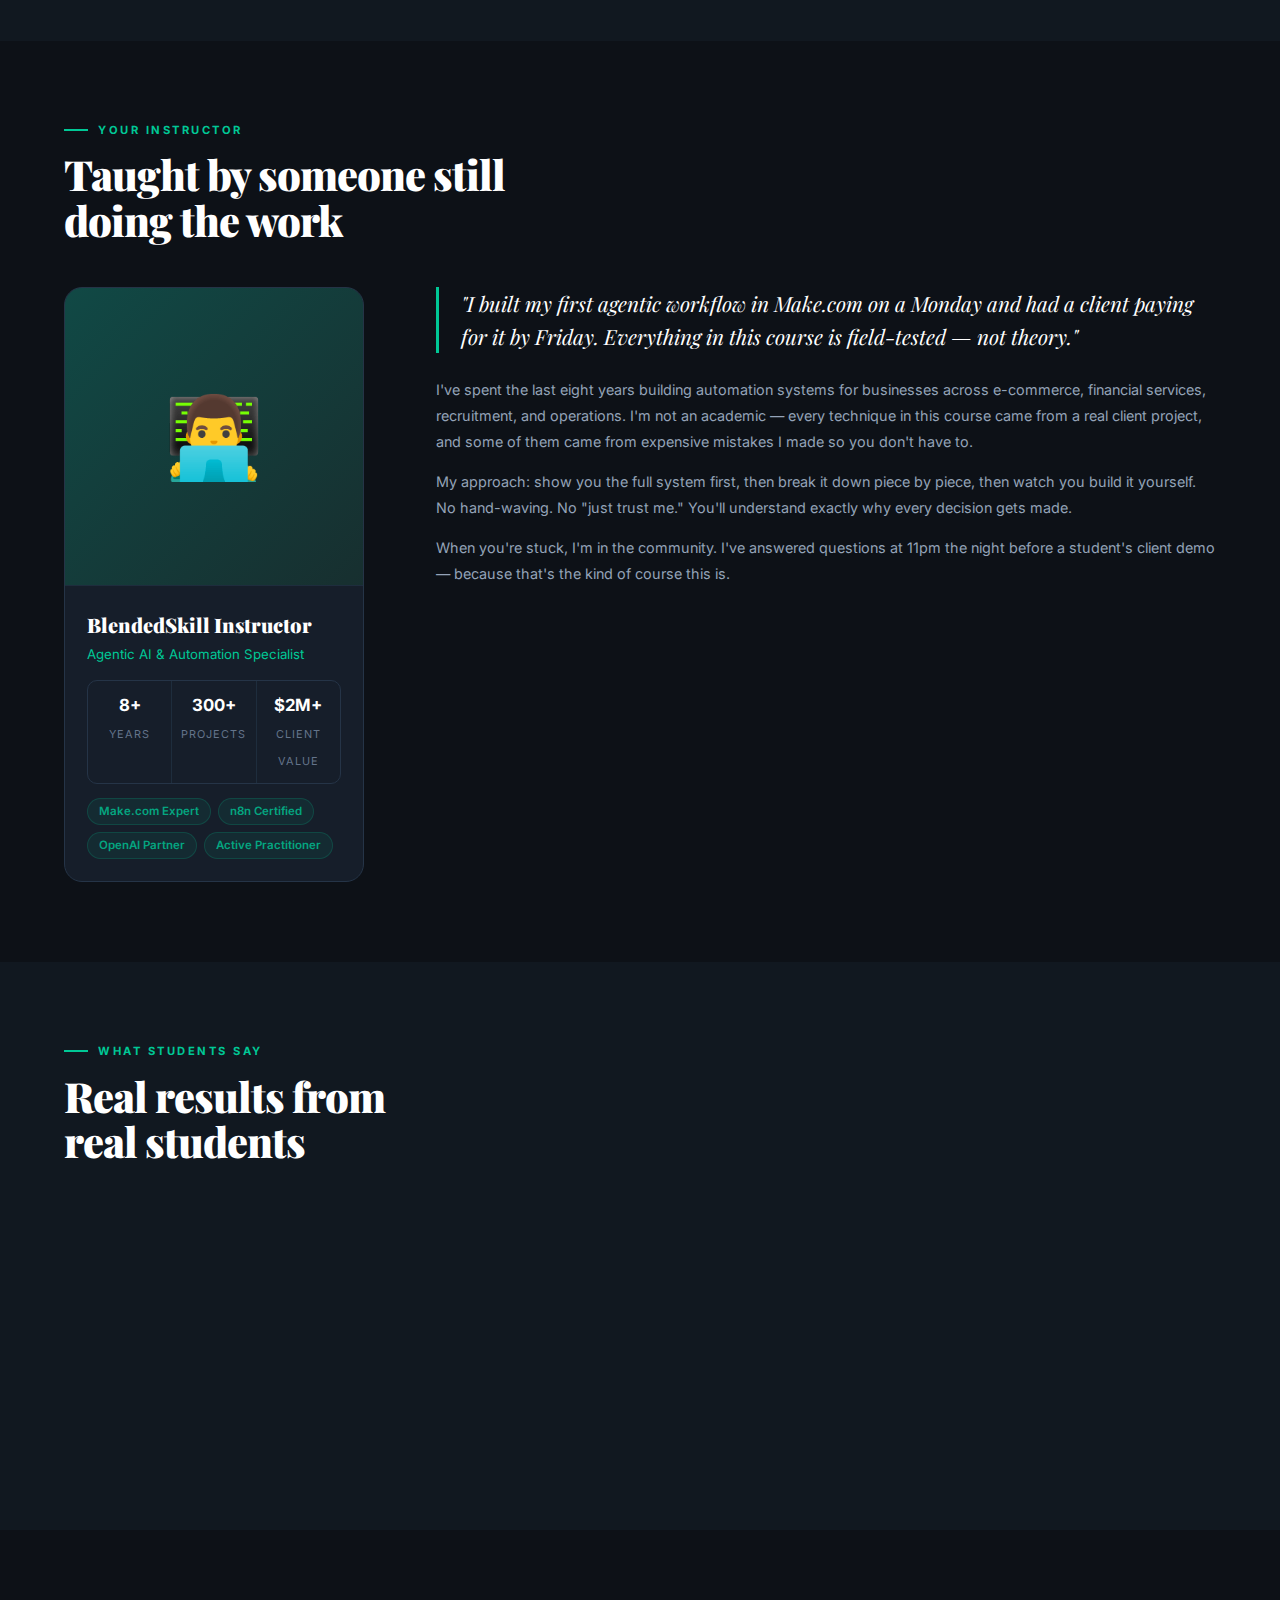
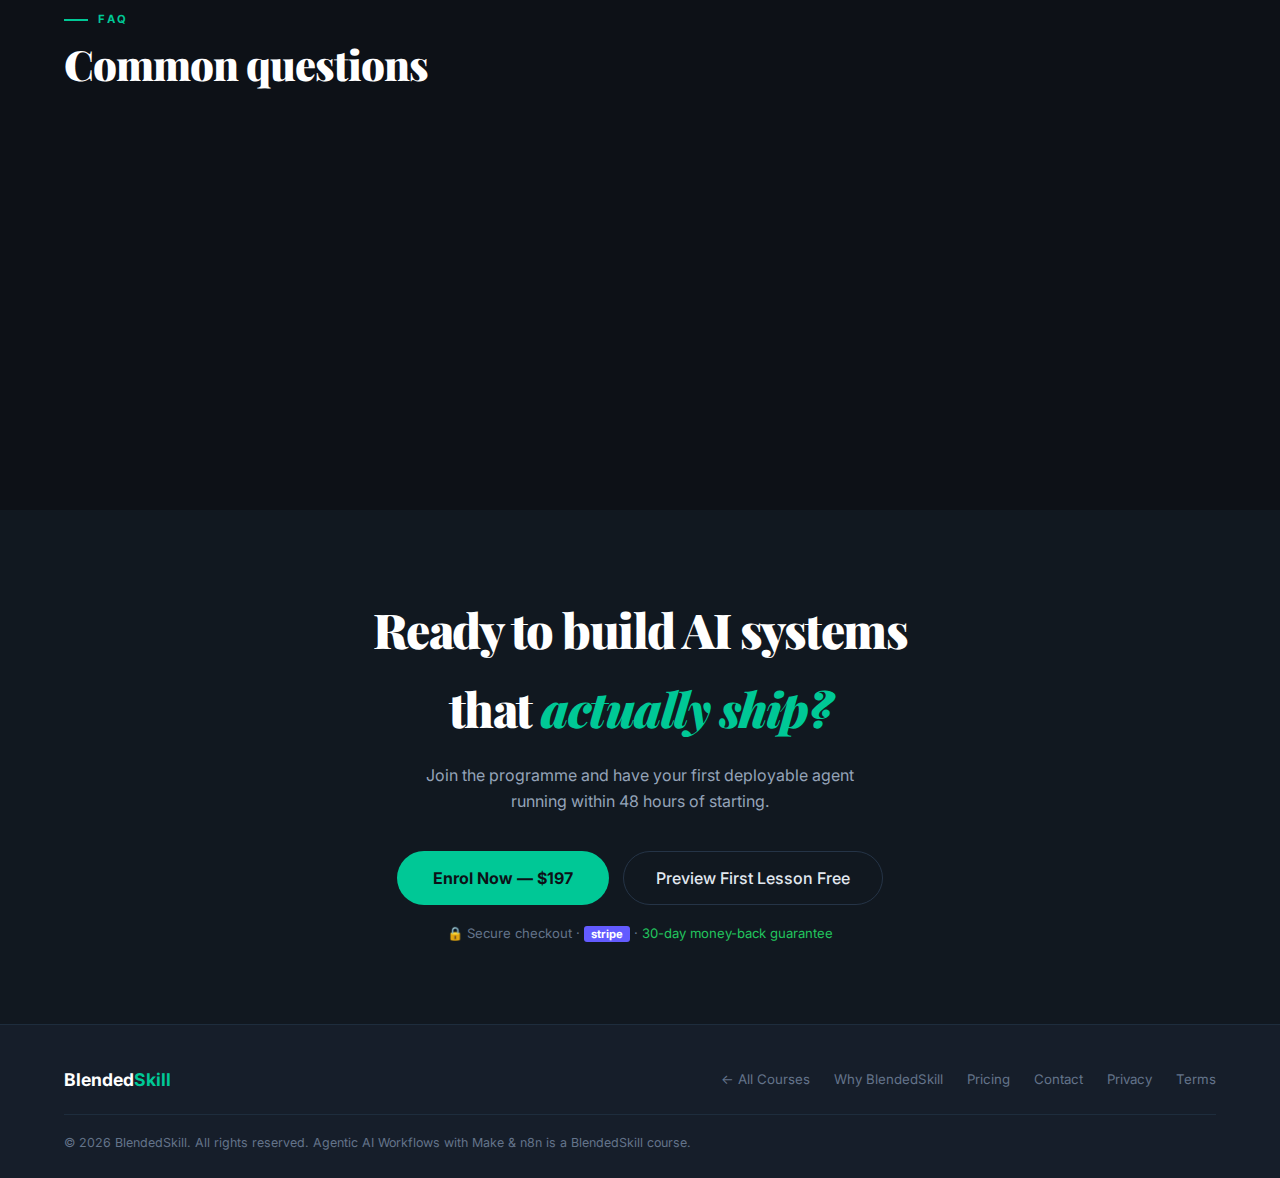
<file: agentflow-academy.html>
<!DOCTYPE html>
<html lang="en">
<head>
<meta charset="UTF-8">
<meta name="viewport" content="width=device-width, initial-scale=1.0">
<title>Agentic AI Workflows with Make & n8n — BlendedSkill</title>
<link rel="preconnect" href="https://fonts.googleapis.com">
<link href="https://fonts.googleapis.com/css2?family=Playfair+Display:ital,wght@0,700;0,900;1,700;1,900&family=Inter:wght@300;400;500;600;700&family=JetBrains+Mono:wght@400;600&display=swap" rel="stylesheet">
<style>
:root {
  --bg:       #0d1117;
  --bg2:      #111820;
  --card:     #161e2a;
  --card2:    #1a2332;
  --border:   #1e2d3d;
  --border2:  #253447;
  --teal:     #00c896;
  --teal-dim: rgba(0,200,150,0.1);
  --teal-glow:rgba(0,200,150,0.22);
  --amber:    #f59e0b;
  --red:      #ef4444;
  --green:    #22c55e;
  --text:     #e2e8f0;
  --muted:    #64748b;
  --muted2:   #94a3b8;
  --white:    #ffffff;
  --serif:    'Playfair Display', Georgia, serif;
  --sans:     'Inter', -apple-system, sans-serif;
  --mono:     'JetBrains Mono', monospace;
}
*,*::before,*::after{margin:0;padding:0;box-sizing:border-box;}
html{scroll-behavior:smooth;}
body{font-family:var(--sans);background:var(--bg);color:var(--text);overflow-x:hidden;line-height:1.65;}
a{text-decoration:none;color:inherit;}

/* ── NAV ── */
nav{
  position:fixed;top:0;left:0;right:0;z-index:200;
  display:flex;align-items:center;justify-content:space-between;
  padding:0 5%;height:66px;
  background:rgba(13,17,23,0.96);
  backdrop-filter:blur(20px);
  border-bottom:1px solid var(--border);
}
.nav-logo{font-size:1.15rem;font-weight:700;color:var(--white);}
.nav-logo span{color:var(--teal);}
.nav-back{
  display:flex;align-items:center;gap:8px;
  color:var(--muted2);font-size:0.85rem;font-weight:500;
  padding:8px 16px;border:1px solid var(--border2);border-radius:8px;
  transition:all 0.18s;
}
.nav-back:hover{color:var(--teal);border-color:var(--teal);}
.nav-right{display:flex;gap:10px;align-items:center;}
.btn-enrol-nav{
  padding:9px 20px;background:var(--teal);border:none;border-radius:8px;
  font-family:var(--sans);font-size:0.875rem;font-weight:600;
  color:var(--bg);cursor:pointer;transition:all 0.18s;
}
.btn-enrol-nav:hover{opacity:0.88;transform:translateY(-1px);}

/* ── HERO ── */
.hero{
  padding:100px 5% 0;
  display:grid;grid-template-columns:1fr 380px;
  gap:48px;align-items:start;
  min-height:calc(100vh - 66px);
  position:relative;overflow:hidden;
}
.hero::before{
  content:'';position:absolute;top:-80px;right:0;
  width:500px;height:500px;
  background:radial-gradient(circle,rgba(0,200,150,0.06) 0%,transparent 65%);
  pointer-events:none;
}
.hero-eyebrow{
  display:flex;gap:10px;align-items:center;flex-wrap:wrap;margin-bottom:20px;
}
.etag{
  display:inline-flex;align-items:center;gap:6px;
  padding:5px 13px;border-radius:999px;
  font-size:0.72rem;font-weight:700;text-transform:uppercase;letter-spacing:1px;
}
.etag-new{background:rgba(0,200,150,0.15);border:1px solid rgba(0,200,150,0.35);color:var(--teal);}
.etag-new::before{content:'';display:inline-block;width:5px;height:5px;background:var(--teal);border-radius:50%;animation:blink 2s infinite;}
@keyframes blink{0%,100%{opacity:1}50%{opacity:0.25}}
.etag-cat{background:rgba(0,200,150,0.1);color:var(--teal);}
.etag-stat{background:rgba(34,197,94,0.1);color:#4ade80;}
.hero h1{
  font-family:var(--serif);
  font-size:clamp(2.6rem,5vw,4rem);
  font-weight:900;letter-spacing:-2px;line-height:1.05;
  color:var(--white);margin-bottom:20px;
}
.hero-desc{font-size:1rem;color:var(--muted2);line-height:1.8;max-width:520px;margin-bottom:24px;}
.hero-outcome{
  background:rgba(0,200,150,0.06);border:1px solid rgba(0,200,150,0.18);
  border-radius:12px;padding:16px 20px;margin-bottom:24px;max-width:540px;
  display:flex;gap:12px;
}
.ho-ck{color:var(--teal);font-weight:700;flex-shrink:0;font-size:1rem;}
.ho-text{font-size:0.88rem;color:var(--muted2);line-height:1.7;}
.ho-text strong{color:var(--text);}
.hero-meta{display:flex;flex-wrap:wrap;gap:14px;margin-bottom:32px;}
.hm{font-size:0.78rem;color:var(--muted);}

/* ── ENROL CARD ── */
.enrol-card{
  position:sticky;top:82px;
  background:var(--card);border:1px solid var(--border2);
  border-radius:20px;padding:30px;
  box-shadow:0 32px 80px rgba(0,0,0,0.6);
}
.ec-badge{
  font-size:0.7rem;font-weight:700;letter-spacing:2px;
  text-transform:uppercase;color:var(--amber);margin-bottom:14px;
  display:flex;align-items:center;gap:6px;
}
.ec-price-row{display:flex;align-items:baseline;gap:12px;margin-bottom:4px;}
.ec-price{font-family:var(--serif);font-size:3.5rem;font-weight:900;color:var(--white);line-height:1;}
.ec-was{font-size:0.9rem;color:var(--muted);text-decoration:line-through;}
.ec-save{font-size:0.8rem;color:var(--green);margin-bottom:20px;}
.ec-features{list-style:none;margin-bottom:22px;}
.ec-features li{
  display:flex;gap:10px;padding:9px 0;
  border-bottom:1px solid rgba(255,255,255,0.05);
  font-size:0.855rem;color:var(--muted2);
}
.ec-features li:last-child{border-bottom:none;}
.ec-features li .ck{color:var(--teal);flex-shrink:0;font-weight:700;}
.ec-features li strong{color:var(--text);}
.btn-enrol-main{
  width:100%;padding:16px;background:var(--teal);border:none;border-radius:10px;
  font-family:var(--sans);font-size:1rem;font-weight:700;color:var(--bg);
  cursor:pointer;transition:all 0.2s;margin-bottom:11px;
}
.btn-enrol-main:hover{opacity:0.9;box-shadow:0 10px 32px var(--teal-glow);}
.btn-preview{
  width:100%;padding:12px;background:transparent;
  border:1px solid var(--border2);border-radius:10px;
  font-family:var(--sans);font-size:0.875rem;font-weight:500;
  color:var(--muted2);cursor:pointer;transition:all 0.18s;margin-bottom:16px;
}
.btn-preview:hover{border-color:var(--teal);color:var(--teal);}
.ec-secure{text-align:center;font-size:0.74rem;color:var(--muted);}
.stripe-pill{background:#635bff;color:white;padding:1px 7px;border-radius:3px;font-size:0.66rem;font-weight:700;}
.ec-guarantee{text-align:center;margin-top:12px;font-size:0.76rem;color:var(--muted);}
.ec-guarantee span{color:var(--green);}

/* ── TOOLS STRIP ── */
.tools-strip{
  padding:20px 5%;
  border-top:1px solid var(--border);border-bottom:1px solid var(--border);
  display:flex;gap:28px;flex-wrap:wrap;background:var(--bg2);
}
.ts{font-size:0.82rem;color:var(--muted);}
.ts strong{color:var(--text);}

/* ── SECTIONS ── */
section{padding:80px 5%;}
.s-label{
  font-size:0.7rem;font-weight:700;letter-spacing:2.5px;text-transform:uppercase;
  color:var(--teal);margin-bottom:12px;
  display:flex;align-items:center;gap:10px;
}
.s-label::before{content:'';width:24px;height:2px;background:var(--teal);}
.s-title{
  font-family:var(--serif);font-size:clamp(1.8rem,3.5vw,2.6rem);
  font-weight:900;letter-spacing:-1px;color:var(--white);
  margin-bottom:14px;line-height:1.1;
}
.s-sub{font-size:0.97rem;color:var(--muted2);max-width:540px;}

/* ── WHAT YOU BUILD ── */
.build-section{background:var(--bg2);}
.build-grid{display:grid;grid-template-columns:repeat(3,1fr);gap:16px;margin-top:44px;}
.build-card{
  background:var(--card);border:1px solid var(--border2);
  border-radius:14px;padding:24px;transition:all 0.22s;
}
.build-card:hover{border-color:rgba(0,200,150,0.3);transform:translateY(-3px);}
.bc-num{font-family:var(--mono);font-size:0.7rem;color:var(--teal);margin-bottom:12px;opacity:0.7;}
.build-card h3{font-size:0.95rem;font-weight:600;color:var(--white);margin-bottom:8px;}
.build-card p{font-size:0.845rem;color:var(--muted);line-height:1.7;}

/* ── CURRICULUM ── */
.curr-section{background:var(--bg);}
.curr-header{display:flex;justify-content:space-between;align-items:flex-end;margin-bottom:36px;flex-wrap:wrap;gap:16px;}
.curr-totals{display:flex;gap:24px;}
.ct{text-align:right;}
.ct-n{font-family:var(--serif);font-size:1.6rem;font-weight:900;color:var(--white);}
.ct-l{font-size:0.7rem;color:var(--muted);text-transform:uppercase;letter-spacing:1px;}
.module{
  background:var(--card);border:1px solid var(--border2);
  border-radius:14px;margin-bottom:10px;overflow:hidden;transition:border-color 0.2s;
}
.module:hover{border-color:rgba(0,200,150,0.2);}
.mod-hdr{
  display:flex;align-items:center;gap:16px;
  padding:20px 24px;cursor:pointer;user-select:none;
}
.mod-num{
  font-family:var(--mono);font-size:0.7rem;color:var(--teal);
  background:rgba(0,200,150,0.1);border:1px solid rgba(0,200,150,0.2);
  width:44px;height:44px;border-radius:10px;
  display:flex;align-items:center;justify-content:center;flex-shrink:0;
}
.mod-info{flex:1;}
.mod-info h3{font-size:0.95rem;color:var(--white);font-weight:600;margin-bottom:2px;}
.mod-info .mod-meta{font-size:0.76rem;color:var(--muted);}
.mod-info .mod-meta span{color:var(--teal);}
.mod-arrow{color:var(--muted);transition:transform 0.22s;}
.module.open .mod-arrow{transform:rotate(180deg);}
.mod-body{display:none;padding:0 24px 24px;}
.module.open .mod-body{display:block;}
.lesson-row{
  display:flex;align-items:flex-start;gap:13px;
  padding:11px 0;border-top:1px solid rgba(255,255,255,0.04);
}
.lr-icon{
  width:28px;height:28px;border-radius:7px;
  display:flex;align-items:center;justify-content:center;
  font-size:0.75rem;flex-shrink:0;margin-top:2px;
}
.li-vid{background:rgba(0,200,150,0.12);color:var(--teal);}
.li-lab{background:rgba(34,197,94,0.1);color:#4ade80;}
.li-proj{background:rgba(245,158,11,0.1);color:var(--amber);}
.li-quiz{background:rgba(239,68,68,0.1);color:#f87171;}
.lr-info{flex:1;}
.lr-info h4{font-size:0.855rem;color:var(--text);font-weight:500;margin-bottom:2px;}
.lr-info p{font-size:0.78rem;color:var(--muted);}
.lr-dur{font-family:var(--mono);font-size:0.7rem;color:var(--muted);white-space:nowrap;padding-top:3px;}
.mod-project{
  background:rgba(245,158,11,0.05);border:1px solid rgba(245,158,11,0.15);
  border-radius:10px;padding:16px;margin-top:14px;
  display:flex;gap:13px;
}
.mp-icon{font-size:1.3rem;flex-shrink:0;}
.mp-body h4{color:var(--amber);font-size:0.855rem;font-weight:700;margin-bottom:3px;}
.mp-body p{font-size:0.82rem;color:var(--muted);line-height:1.5;}

/* ── PROJECTS ── */
.projects-section{background:var(--bg2);}
.projects-grid{display:grid;grid-template-columns:repeat(3,1fr);gap:16px;margin-top:44px;}
.proj-card{
  background:var(--card);border:1px solid var(--border2);
  border-radius:14px;padding:22px;position:relative;overflow:hidden;
  transition:all 0.22s;
}
.proj-card:hover{border-color:rgba(0,200,150,0.3);transform:translateY(-3px);}
.proj-bg-num{
  font-family:var(--serif);font-size:5rem;font-weight:900;
  color:rgba(255,255,255,0.02);position:absolute;top:4px;right:12px;line-height:1;
}
.pdiff{
  display:inline-block;padding:3px 11px;border-radius:999px;
  font-size:0.68rem;font-weight:700;text-transform:uppercase;letter-spacing:1px;margin-bottom:12px;
}
.d-beg{background:rgba(34,197,94,0.1);color:#4ade80;}
.d-int{background:rgba(0,200,150,0.1);color:var(--teal);}
.d-adv{background:rgba(245,158,11,0.1);color:var(--amber);}
.proj-card h3{font-size:0.95rem;color:var(--white);font-weight:700;margin-bottom:7px;}
.proj-card p{font-size:0.835rem;color:var(--muted);line-height:1.6;margin-bottom:12px;}
.proj-tools{display:flex;flex-wrap:wrap;gap:5px;}
.proj-tools span{
  background:rgba(255,255,255,0.05);border:1px solid var(--border2);
  color:var(--muted);padding:2px 8px;border-radius:5px;
  font-size:0.7rem;font-family:var(--mono);
}

/* ── INSTRUCTOR ── */
.inst-section{background:var(--bg);}
.inst-grid{display:grid;grid-template-columns:300px 1fr;gap:72px;align-items:start;margin-top:44px;}
.inst-card{background:var(--card);border:1px solid var(--border2);border-radius:18px;overflow:hidden;}
.inst-avatar{
  width:100%;aspect-ratio:1/1;
  background:linear-gradient(135deg,rgba(0,200,150,0.25),rgba(34,197,94,0.1));
  display:flex;align-items:center;justify-content:center;
  font-size:5rem;border-bottom:1px solid var(--border);
}
.inst-info{padding:22px;}
.inst-name{font-family:var(--serif);font-size:1.25rem;font-weight:900;color:var(--white);margin-bottom:3px;}
.inst-role{font-size:0.83rem;color:var(--teal);margin-bottom:14px;}
.inst-stats-row{display:flex;gap:0;border:1px solid var(--border2);border-radius:10px;overflow:hidden;}
.is{flex:1;text-align:center;padding:11px 8px;border-right:1px solid var(--border);}
.is:last-child{border-right:none;}
.is strong{display:block;font-size:1.05rem;color:var(--white);font-weight:700;}
.is span{font-size:0.68rem;color:var(--muted);text-transform:uppercase;letter-spacing:1px;}
.inst-creds{display:flex;flex-wrap:wrap;gap:7px;margin-top:14px;}
.icred{
  background:rgba(0,200,150,0.08);border:1px solid rgba(0,200,150,0.18);
  color:rgba(0,200,150,0.8);padding:3px 11px;border-radius:999px;
  font-size:0.72rem;font-weight:600;
}
.inst-quote{
  font-family:var(--serif);font-size:1.3rem;line-height:1.6;
  color:var(--white);font-style:italic;
  border-left:3px solid var(--teal);padding-left:22px;margin-bottom:24px;
}
.inst-bio{color:var(--muted2);line-height:1.8;font-size:0.9rem;margin-bottom:14px;}

/* ── TESTIMONIALS ── */
.testi-section{background:var(--bg2);}
.testi-grid{display:grid;grid-template-columns:repeat(3,1fr);gap:16px;margin-top:44px;}
.tcard{background:var(--card);border:1px solid var(--border2);border-radius:14px;padding:24px;}
.tcard-stars{color:var(--amber);letter-spacing:2px;margin-bottom:12px;font-size:0.85rem;}
.tcard-q{font-size:0.9rem;color:var(--text);line-height:1.72;margin-bottom:16px;font-style:italic;}
.tcard-auth{display:flex;align-items:center;gap:11px;}
.tcard-av{width:36px;height:36px;border-radius:50%;flex-shrink:0;background:linear-gradient(135deg,rgba(0,200,150,0.5),rgba(34,197,94,0.3));display:flex;align-items:center;justify-content:center;font-size:0.74rem;font-weight:700;color:white;}
.tcard-name{font-size:0.87rem;font-weight:600;color:var(--white);}
.tcard-role{font-size:0.75rem;color:var(--muted);}

/* ── FAQ ── */
.faq-section{background:var(--bg);}
.faq-grid{display:grid;grid-template-columns:1fr 1fr;gap:12px;margin-top:44px;}
.faq-item{
  background:var(--card);border:1px solid var(--border2);
  border-radius:12px;padding:20px;cursor:pointer;transition:border-color 0.18s;
}
.faq-item:hover{border-color:rgba(0,200,150,0.25);}
.faq-item.open{border-color:rgba(0,200,150,0.3);}
.faq-q{font-size:0.9rem;font-weight:600;color:var(--white);display:flex;justify-content:space-between;gap:14px;}
.faq-arrow{color:var(--teal);flex-shrink:0;transition:transform 0.2s;}
.faq-item.open .faq-arrow{transform:rotate(180deg);}
.faq-a{display:none;font-size:0.845rem;color:var(--muted2);line-height:1.75;margin-top:12px;}
.faq-item.open .faq-a{display:block;}

/* ── BOTTOM CTA ── */
.cta-section{
  padding:80px 5%;background:var(--bg2);text-align:center;
}
.cta-section h2{
  font-family:var(--serif);font-size:clamp(2rem,4vw,3rem);
  font-weight:900;letter-spacing:-1.5px;color:var(--white);margin-bottom:14px;
}
.cta-section h2 em{font-style:italic;color:var(--teal);}
.cta-section p{font-size:1rem;color:var(--muted2);margin-bottom:36px;max-width:480px;margin-left:auto;margin-right:auto;}
.cta-btns{display:flex;gap:14px;justify-content:center;flex-wrap:wrap;margin-bottom:18px;}
.btn-cta-primary{
  padding:16px 36px;background:var(--teal);border:none;border-radius:50px;
  font-family:var(--sans);font-size:1rem;font-weight:700;color:var(--bg);
  cursor:pointer;transition:all 0.2s;
}
.btn-cta-primary:hover{opacity:0.9;transform:translateY(-2px);box-shadow:0 12px 32px var(--teal-glow);}
.btn-cta-ghost{
  padding:16px 32px;border:1px solid var(--border2);border-radius:50px;
  background:transparent;font-family:var(--sans);font-size:1rem;font-weight:500;
  color:var(--text);cursor:pointer;transition:all 0.2s;
}
.btn-cta-ghost:hover{border-color:var(--teal);color:var(--teal);}
.cta-guarantee{font-size:0.82rem;color:var(--muted);}
.cta-guarantee span{color:var(--green);}

/* ── FOOTER ── */
footer{background:var(--card);border-top:1px solid var(--border);padding:40px 5% 24px;}
.foot-inner{display:flex;justify-content:space-between;align-items:center;flex-wrap:wrap;gap:16px;margin-bottom:20px;}
.foot-logo{font-size:1.1rem;font-weight:700;color:var(--white);}
.foot-logo span{color:var(--teal);}
.foot-links{display:flex;gap:24px;flex-wrap:wrap;}
.foot-links a{font-size:0.83rem;color:var(--muted);transition:color 0.18s;}
.foot-links a:hover{color:var(--text);}
.foot-bottom{font-size:0.78rem;color:var(--muted);border-top:1px solid var(--border);padding-top:18px;}

/* ── RESPONSIVE ── */
@media(max-width:1100px){
  .hero{grid-template-columns:1fr;}
  .enrol-card{position:static;margin-top:32px;}
  .build-grid{grid-template-columns:repeat(2,1fr);}
  .inst-grid{grid-template-columns:1fr;}
  .testi-grid{grid-template-columns:1fr 1fr;}
}
@media(max-width:768px){
  .build-grid,.projects-grid,.testi-grid,.faq-grid{grid-template-columns:1fr;}
  .hero h1{font-size:2.4rem;}
  .curr-header{flex-direction:column;align-items:flex-start;}
  .curr-totals{gap:16px;}
}
</style>
</head>
<body>

<!-- NAV -->
<nav>
  <div class="nav-logo">Blended<span>Skill</span></div>
  <a href="index.html" class="nav-back">← Back to All Courses</a>
  <div class="nav-right">
    <button class="btn-enrol-nav" onclick="document.getElementById('enrol').scrollIntoView({behavior:'smooth'})">Enrol Now — $197</button>
  </div>
</nav>


<!-- HERO -->
<section class="hero" id="top">
  <div>
    <div class="hero-eyebrow">
      <span class="etag etag-new">✦ New Course</span>
      <span class="etag etag-cat">🤖 AI &amp; Automation</span>
      <span class="etag etag-stat">35 Hours · 12 Projects</span>
    </div>
    <h1>Agentic AI Workflows<br>with Make &amp; n8n</h1>
    <p class="hero-desc">The complete hands-on programme for building, deploying, and charging for AI-powered automation systems. No coding required. Taught by an active practitioner who builds these systems for real clients. Every project is deployable from day one.</p>
    <div class="hero-outcome">
      <span class="ho-ck">✓</span>
      <div class="ho-text"><strong>Your deliverable:</strong> 12 real, portfolio-ready AI workflow projects — AI agents, RAG systems, multi-agent pipelines, and your own capstone system ready to present to clients or employers.</div>
    </div>
    <div class="hero-meta">
      <span class="hm">⏱ 35 hours</span>
      <span class="hm">·</span>
      <span class="hm">📦 9 modules</span>
      <span class="hm">·</span>
      <span class="hm">🛠 Make.com + n8n</span>
      <span class="hm">·</span>
      <span class="hm">📶 Beginner-friendly</span>
      <span class="hm">·</span>
      <span class="hm">🏆 Verified certificate</span>
    </div>
  </div>

  <!-- ENROL CARD -->
  <div class="enrol-card" id="enrol">
    <div class="ec-badge">⚡ Launch Price</div>
    <div class="ec-price-row">
      <div class="ec-price">$197</div>
      <div class="ec-was">was $497</div>
    </div>
    <div class="ec-save">You save $300 — launch pricing ends soon</div>
    <ul class="ec-features">
      <li><span class="ck">✓</span><span><strong>35 hours</strong> of video lessons</span></li>
      <li><span class="ck">✓</span><span><strong>12 deployable</strong> projects</span></li>
      <li><span class="ck">✓</span><span><strong>9 modules</strong> + labs &amp; quizzes</span></li>
      <li><span class="ck">✓</span><span>All Make.com &amp; n8n templates</span></li>
      <li><span class="ck">✓</span><span>Expert-reviewed capstone</span></li>
      <li><span class="ck">✓</span><span>Publicly <strong>verifiable certificate</strong></span></li>
      <li><span class="ck">✓</span><span>Lifetime access, no subscriptions</span></li>
    </ul>
    <button class="btn-enrol-main">Enrol Now — $197</button>
    <a href="agentflow-portal.html"><button class="btn-preview">Preview First Lesson Free</button></a>
    <div class="ec-secure">🔒 Secure checkout · <span class="stripe-pill">stripe</span></div>
    <div class="ec-guarantee"><span>30-day money-back guarantee</span> — no questions asked</div>
  </div>
</section>

<!-- TOOLS STRIP -->
<div class="tools-strip">
  <span class="ts">🤖 <strong>AI Agents</strong></span>
  <span class="ts">⚙️ <strong>Make.com</strong></span>
  <span class="ts">🔧 <strong>n8n self-hosted</strong></span>
  <span class="ts">📚 <strong>RAG &amp; Vector Stores</strong></span>
  <span class="ts">🎯 <strong>Multi-Agent Systems</strong></span>
  <span class="ts">💼 <strong>Client Delivery</strong></span>
  <span class="ts">🚀 <strong>Production Deploy</strong></span>
  <span class="ts">📜 <strong>Verified Certificate</strong></span>
</div>


<!-- WHAT YOU'LL BUILD -->
<section class="build-section">
  <div class="s-label">What You'll Be Able to Do</div>
  <h2 class="s-title">Six things you can do the<br>day you finish</h2>
  <p class="s-sub">Every skill maps directly to what clients and employers are paying for right now.</p>
  <div class="build-grid">
    <div class="build-card"><div class="bc-num">01</div><h3>Design Multi-Agent Systems</h3><p>Architect agent networks where specialised AI components hand work off to each other — the approach used in real enterprise automation projects.</p></div>
    <div class="build-card"><div class="bc-num">02</div><h3>Build Production Automations in Make.com</h3><p>Go beyond basic scenarios. Handle errors, manage memory, process bulk data, and connect any API to any AI model inside Make.com.</p></div>
    <div class="build-card"><div class="bc-num">03</div><h3>Self-Host AI Workflows with n8n</h3><p>Deploy your own n8n instance, connect it to any LLM, and run unlimited AI workflows at near-zero cost — a major freelance advantage.</p></div>
    <div class="build-card"><div class="bc-num">04</div><h3>Connect Any API to Any AI Model</h3><p>Perplexity for research, Claude for reasoning, GPT-4o for extraction. You'll build routing logic that chooses the right model for each task.</p></div>
    <div class="build-card"><div class="bc-num">05</div><h3>Deliver &amp; Charge for Client Work</h3><p>Price your services, scope projects confidently, run discovery calls, and hand over documented, supported automation systems to real clients.</p></div>
    <div class="build-card"><div class="bc-num">06</div><h3>Deploy, Monitor &amp; Scale</h3><p>Ship production-grade systems with proper logging, error handling, cost controls, and horizontal scaling — not just prototypes that break in the real world.</p></div>
  </div>
</section>


<!-- CURRICULUM -->
<section class="curr-section">
  <div class="curr-header">
    <div>
      <div class="s-label">Full Curriculum</div>
      <h2 class="s-title" style="margin-bottom:0">9 modules. 35 hours.<br>Everything you need.</h2>
    </div>
    <div class="curr-totals">
      <div class="ct"><div class="ct-n">35h</div><div class="ct-l">Video content</div></div>
      <div class="ct"><div class="ct-n">12</div><div class="ct-l">Projects</div></div>
      <div class="ct"><div class="ct-n">9</div><div class="ct-l">Modules</div></div>
    </div>
  </div>

  <!-- M01 -->
  <div class="module open" onclick="toggleMod(this)">
    <div class="mod-hdr">
      <div class="mod-num">M·01</div>
      <div class="mod-info"><h3>Foundations of Agentic AI</h3><div class="mod-meta">3 hours · 8 lessons · 2 labs · <span>Project 1</span></div></div>
      <div class="mod-arrow">⌄</div>
    </div>
    <div class="mod-body">
      <div class="lesson-row"><div class="lr-icon li-vid">▶</div><div class="lr-info"><h4>The Shift from Automation to Agency</h4><p>Why LLMs change the game — and where traditional automation ends</p></div><div class="lr-dur">28m</div></div>
      <div class="lesson-row"><div class="lr-icon li-vid">▶</div><div class="lr-info"><h4>How AI Agents Perceive, Reason &amp; Act</h4><p>The agent cognitive loop — perceive, plan, act, observe, repeat</p></div><div class="lr-dur">35m</div></div>
      <div class="lesson-row"><div class="lr-icon li-vid">▶</div><div class="lr-info"><h4>The 2025 Tool Landscape</h4><p>Make.com, n8n, OpenAI, Claude, Perplexity — how they fit together</p></div><div class="lr-dur">22m</div></div>
      <div class="lesson-row"><div class="lr-icon li-lab">🧪</div><div class="lr-info"><h4>LAB — Set Up Your Full Agent Stack</h4><p>Make.com account, n8n install, API keys configured and tested end-to-end</p></div><div class="lr-dur">45m</div></div>
      <div class="lesson-row"><div class="lr-icon li-vid">▶</div><div class="lr-info"><h4>ReAct, Chain-of-Thought &amp; Tool Use Patterns</h4><p>The three prompting architectures every agent builder needs to know</p></div><div class="lr-dur">32m</div></div>
      <div class="lesson-row"><div class="lr-icon li-vid">▶</div><div class="lr-info"><h4>Tokens, Context Windows &amp; Memory Limits</h4><p>Why your agent forgets — and how to design around it</p></div><div class="lr-dur">28m</div></div>
      <div class="lesson-row"><div class="lr-icon li-lab">🧪</div><div class="lr-info"><h4>LAB — Your First Thinking Workflow</h4><p>Webhook → LLM reasoning → structured output. Your first complete agent loop</p></div><div class="lr-dur">50m</div></div>
      <div class="lesson-row"><div class="lr-icon li-quiz">✓</div><div class="lr-info"><h4>Module 1 Assessment</h4><p>8 questions — retake as many times as you need</p></div><div class="lr-dur">20m</div></div>
      <div class="mod-project"><div class="mp-icon">🏗️</div><div class="mp-body"><h4>Project 1 — The Thinking Logger</h4><p>Webhook → GPT-4 chain-of-thought → structured Airtable log. Beginner · Make.com + OpenAI + Airtable</p></div></div>
    </div>
  </div>

  <!-- M02 -->
  <div class="module" onclick="toggleMod(this)">
    <div class="mod-hdr">
      <div class="mod-num">M·02</div>
      <div class="mod-info"><h3>Make.com Mastery</h3><div class="mod-meta">4 hours · 10 lessons · 3 labs · <span>Project 2</span></div></div>
      <div class="mod-arrow">⌄</div>
    </div>
    <div class="mod-body">
      <div class="lesson-row"><div class="lr-icon li-vid">▶</div><div class="lr-info"><h4>Scenario Architecture &amp; Data Flow</h4><p>How Make.com really works — modules, routers, bundles, and data mapping</p></div><div class="lr-dur">25m</div></div>
      <div class="lesson-row"><div class="lr-icon li-vid">▶</div><div class="lr-info"><h4>The OpenAI Module — Every Parameter</h4><p>Temperature, system prompts, function calling, JSON mode — all covered</p></div><div class="lr-dur">38m</div></div>
      <div class="lesson-row"><div class="lr-icon li-lab">🧪</div><div class="lr-info"><h4>LAB — AI Email Classifier &amp; Router</h4><p>Build a system that reads, classifies, and routes emails automatically</p></div><div class="lr-dur">55m</div></div>
      <div class="lesson-row"><div class="lr-icon li-vid">▶</div><div class="lr-info"><h4>Array Aggregators, Iterators &amp; Batch Processing</h4><p>Process hundreds of records in a single scenario run</p></div><div class="lr-dur">30m</div></div>
      <div class="lesson-row"><div class="lr-icon li-vid">▶</div><div class="lr-info"><h4>Error Handling, Retry Logic &amp; Incomplete Executions</h4><p>Build scenarios that survive API failures, timeouts, and bad data</p></div><div class="lr-dur">28m</div></div>
      <div class="lesson-row"><div class="lr-icon li-lab">🧪</div><div class="lr-info"><h4>LAB — AI-Powered CRM Enrichment</h4><p>HubSpot + Perplexity: auto-enrich leads with company data and AI scoring</p></div><div class="lr-dur">60m</div></div>
      <div class="lesson-row"><div class="lr-icon li-vid">▶</div><div class="lr-info"><h4>Data Stores as Agent Memory</h4><p>Use Make.com data stores to give your agents persistent, queryable memory</p></div><div class="lr-dur">22m</div></div>
      <div class="lesson-row"><div class="lr-icon li-lab">🧪</div><div class="lr-info"><h4>LAB — Persistent AI Chat Assistant</h4><p>WhatsApp or Slack bot with full conversation history across sessions</p></div><div class="lr-dur">50m</div></div>
      <div class="mod-project"><div class="mp-icon">🤖</div><div class="mp-body"><h4>Project 2 — AI Sales Assistant</h4><p>Lead form → qualification → personalised outreach → CRM logging. Beginner · Make.com + GPT-4 + HubSpot + Gmail</p></div></div>
    </div>
  </div>

  <!-- M03 -->
  <div class="module" onclick="toggleMod(this)">
    <div class="mod-hdr">
      <div class="mod-num">M·03</div>
      <div class="mod-info"><h3>n8n Deep Dive</h3><div class="mod-meta">4 hours · 10 lessons · 3 labs · <span>Project 3</span></div></div>
      <div class="mod-arrow">⌄</div>
    </div>
    <div class="mod-body">
      <div class="lesson-row"><div class="lr-icon li-vid">▶</div><div class="lr-info"><h4>Why Self-Hosting Changes Everything</h4><p>Cost, privacy, unlimited executions — why n8n is the freelancer's secret weapon</p></div><div class="lr-dur">20m</div></div>
      <div class="lesson-row"><div class="lr-icon li-lab">🧪</div><div class="lr-info"><h4>LAB — Install n8n (Cloud, Railway, or Self-Hosted)</h4><p>Three deployment options covered step by step with SSL and domain setup</p></div><div class="lr-dur">55m</div></div>
      <div class="lesson-row"><div class="lr-icon li-vid">▶</div><div class="lr-info"><h4>n8n Workflow Structure &amp; Execution Modes</h4><p>Nodes, connections, error branches, and trigger types explained clearly</p></div><div class="lr-dur">30m</div></div>
      <div class="lesson-row"><div class="lr-icon li-vid">▶</div><div class="lr-info"><h4>The AI Agent Node — Full Configuration</h4><p>OpenAI, Claude, and Ollama (local models) all connected and tested</p></div><div class="lr-dur">40m</div></div>
      <div class="lesson-row"><div class="lr-icon li-lab">🧪</div><div class="lr-info"><h4>LAB — Customer Support Agent with Knowledge Base</h4><p>Build an agent that answers questions from a real document collection</p></div><div class="lr-dur">65m</div></div>
      <div class="lesson-row"><div class="lr-icon li-vid">▶</div><div class="lr-info"><h4>Code Nodes &amp; Expressions</h4><p>JavaScript inside n8n — data transforms, API calls, custom logic</p></div><div class="lr-dur">32m</div></div>
      <div class="lesson-row"><div class="lr-icon li-lab">🧪</div><div class="lr-info"><h4>LAB — AI Research Pipeline</h4><p>Perplexity search → Claude synthesis → Notion report. Fully automated.</p></div><div class="lr-dur">55m</div></div>
      <div class="mod-project"><div class="mp-icon">🔍</div><div class="mp-body"><h4>Project 3 — Self-Hosted Research Engine</h4><p>Keyword → deep research → structured report → delivery. Beginner · n8n + Perplexity + Claude + Notion</p></div></div>
    </div>
  </div>

  <!-- M04 -->
  <div class="module" onclick="toggleMod(this)">
    <div class="mod-hdr">
      <div class="mod-num">M·04</div>
      <div class="mod-info"><h3>Prompt Engineering for Builders</h3><div class="mod-meta">3.5 hours · 9 lessons · 2 labs</div></div>
      <div class="mod-arrow">⌄</div>
    </div>
    <div class="mod-body">
      <div class="lesson-row"><div class="lr-icon li-vid">▶</div><div class="lr-info"><h4>The Five-Layer Prompt Framework</h4><p>Role, context, rules, output format, edge cases — the structure that works every time</p></div><div class="lr-dur">32m</div></div>
      <div class="lesson-row"><div class="lr-icon li-vid">▶</div><div class="lr-info"><h4>JSON Output Modes &amp; Function Calling</h4><p>Get structured data out of any LLM, reliably, every run</p></div><div class="lr-dur">28m</div></div>
      <div class="lesson-row"><div class="lr-icon li-lab">🧪</div><div class="lr-info"><h4>LAB — Prompt Testing Framework</h4><p>5 prompt variants × 20 inputs. Build a reusable prompt eval system</p></div><div class="lr-dur">50m</div></div>
      <div class="lesson-row"><div class="lr-icon li-vid">▶</div><div class="lr-info"><h4>Multi-Model Routing for Cost Optimisation</h4><p>Route simple tasks to cheap models, complex tasks to powerful ones — automatically</p></div><div class="lr-dur">26m</div></div>
      <div class="lesson-row"><div class="lr-icon li-lab">🧪</div><div class="lr-info"><h4>LAB — Intelligent Document Processor</h4><p>Upload any document, extract structured data, route by content type</p></div><div class="lr-dur">55m</div></div>
    </div>
  </div>

  <!-- M05 -->
  <div class="module" onclick="toggleMod(this)">
    <div class="mod-hdr">
      <div class="mod-num">M·05</div>
      <div class="mod-info"><h3>Memory, Vector Stores &amp; RAG</h3><div class="mod-meta">4 hours · 9 lessons · 3 labs · <span>Project 4</span></div></div>
      <div class="mod-arrow">⌄</div>
    </div>
    <div class="mod-body">
      <div class="lesson-row"><div class="lr-icon li-vid">▶</div><div class="lr-info"><h4>The Memory Problem in Stateless Agents</h4><p>Why agents forget — and the four memory architectures that fix it</p></div><div class="lr-dur">25m</div></div>
      <div class="lesson-row"><div class="lr-icon li-vid">▶</div><div class="lr-info"><h4>Vector Embeddings Explained Simply</h4><p>How semantic search works — without the maths degree</p></div><div class="lr-dur">28m</div></div>
      <div class="lesson-row"><div class="lr-icon li-lab">🧪</div><div class="lr-info"><h4>LAB — Pinecone + Make.com Knowledge Base</h4><p>Upload docs, create embeddings, query semantically — all inside Make.com</p></div><div class="lr-dur">60m</div></div>
      <div class="lesson-row"><div class="lr-icon li-lab">🧪</div><div class="lr-info"><h4>LAB — RAG Agent in n8n with Supabase</h4><p>Company knowledge base with hybrid search and source attribution</p></div><div class="lr-dur">70m</div></div>
      <div class="lesson-row"><div class="lr-icon li-lab">🧪</div><div class="lr-info"><h4>LAB — Full Memory Stack for Customer Service</h4><p>Buffer memory + vector store + Redis session = an agent that actually remembers</p></div><div class="lr-dur">65m</div></div>
      <div class="mod-project"><div class="mp-icon">🧠</div><div class="mp-body"><h4>Project 4 — Business Knowledge Agent</h4><p>50+ page documentation → semantic search → Slack Q&amp;A bot. Intermediate · n8n + Pinecone + OpenAI + Slack</p></div></div>
    </div>
  </div>

  <!-- M06 -->
  <div class="module" onclick="toggleMod(this)">
    <div class="mod-hdr">
      <div class="mod-num">M·06</div>
      <div class="mod-info"><h3>Multi-Agent Systems</h3><div class="mod-meta">4.5 hours · 10 lessons · 3 labs · <span>Project 5</span></div></div>
      <div class="mod-arrow">⌄</div>
    </div>
    <div class="mod-body">
      <div class="lesson-row"><div class="lr-icon li-vid">▶</div><div class="lr-info"><h4>The Case for Agent Specialisation</h4><p>Why one agent doing everything fails — and how to split the work intelligently</p></div><div class="lr-dur">28m</div></div>
      <div class="lesson-row"><div class="lr-icon li-vid">▶</div><div class="lr-info"><h4>Orchestrator Patterns: Sequential, Parallel &amp; Conditional</h4><p>The three ways to wire agents together — with real workflow examples</p></div><div class="lr-dur">35m</div></div>
      <div class="lesson-row"><div class="lr-icon li-lab">🧪</div><div class="lr-info"><h4>LAB — Parallel Research &amp; Synthesis System</h4><p>3 specialist agents run simultaneously, results merged by orchestrator</p></div><div class="lr-dur">65m</div></div>
      <div class="lesson-row"><div class="lr-icon li-vid">▶</div><div class="lr-info"><h4>The Critic Pattern — Self-Evaluation Loops</h4><p>Build agents that review and improve their own outputs iteratively</p></div><div class="lr-dur">30m</div></div>
      <div class="lesson-row"><div class="lr-icon li-lab">🧪</div><div class="lr-info"><h4>LAB — AI Content Production with Critic Loop</h4><p>Writer agent + editor agent + approval gate = publication-ready content</p></div><div class="lr-dur">60m</div></div>
      <div class="lesson-row"><div class="lr-icon li-lab">🧪</div><div class="lr-info"><h4>LAB — 5-Agent Lead Processing System</h4><p>Enrichment → scoring → objection handling → outreach → CRM update</p></div><div class="lr-dur">75m</div></div>
      <div class="mod-project"><div class="mp-icon">🏭</div><div class="mp-body"><h4>Project 5 — AI Content Factory</h4><p>Brief → research → draft → edit → publish. Fully autonomous. Intermediate · Make.com + Claude + WordPress</p></div></div>
    </div>
  </div>

  <!-- M07 -->
  <div class="module" onclick="toggleMod(this)">
    <div class="mod-hdr">
      <div class="mod-num">M·07</div>
      <div class="mod-info"><h3>Industry Use Cases</h3><div class="mod-meta">5 hours · 10 lessons · 4 labs · <span>Projects 6–9</span></div></div>
      <div class="mod-arrow">⌄</div>
    </div>
    <div class="mod-body">
      <div class="lesson-row"><div class="lr-icon li-lab">🧪</div><div class="lr-info"><h4>LAB — E-Commerce Description Engine</h4><p>1,000 Shopify products → AI descriptions → bulk publish. All automated.</p></div><div class="lr-dur">65m</div></div>
      <div class="lesson-row"><div class="lr-icon li-lab">🧪</div><div class="lr-info"><h4>LAB — AI Recruitment Pipeline</h4><p>CV upload → AI scoring → interview scheduling → Notion dashboard</p></div><div class="lr-dur">70m</div></div>
      <div class="lesson-row"><div class="lr-icon li-lab">🧪</div><div class="lr-info"><h4>LAB — Social Media Intelligence Agent</h4><p>Monitor Twitter/Reddit → summarise → alert on key signals via Slack</p></div><div class="lr-dur">60m</div></div>
      <div class="lesson-row"><div class="lr-icon li-lab">🧪</div><div class="lr-info"><h4>LAB — Client Onboarding Automator</h4><p>Signed contract → workspace setup → welcome email sequence → task list</p></div><div class="lr-dur">55m</div></div>
    </div>
  </div>

  <!-- M08 -->
  <div class="module" onclick="toggleMod(this)">
    <div class="mod-hdr">
      <div class="mod-num">M·08</div>
      <div class="mod-info"><h3>Production Deployment</h3><div class="mod-meta">4 hours · 9 lessons · 2 labs · <span>Project 11</span></div></div>
      <div class="mod-arrow">⌄</div>
    </div>
    <div class="mod-body">
      <div class="lesson-row"><div class="lr-icon li-vid">▶</div><div class="lr-info"><h4>The 22-Point Pre-Deploy Checklist</h4><p>Every check I run before handing a workflow to a client — now yours</p></div><div class="lr-dur">30m</div></div>
      <div class="lesson-row"><div class="lr-icon li-vid">▶</div><div class="lr-info"><h4>API Security — Credentials, Webhooks &amp; Least Privilege</h4><p>How to lock down your workflows so clients and auditors are satisfied</p></div><div class="lr-dur">28m</div></div>
      <div class="lesson-row"><div class="lr-icon li-vid">▶</div><div class="lr-info"><h4>Cost Management — Token Budgeting &amp; Spend Caps</h4><p>Real numbers: how much each workflow type costs and how to control it</p></div><div class="lr-dur">25m</div></div>
      <div class="lesson-row"><div class="lr-icon li-lab">🧪</div><div class="lr-info"><h4>LAB — Workflow Monitoring Dashboard</h4><p>Make.com + n8n APIs → execution stats → Slack alerts → live dashboard</p></div><div class="lr-dur">65m</div></div>
      <div class="lesson-row"><div class="lr-icon li-lab">🧪</div><div class="lr-info"><h4>LAB — High-Volume n8n on Railway</h4><p>PostgreSQL + Redis + worker queues + SSL. Production n8n in 90 minutes.</p></div><div class="lr-dur">80m</div></div>
      <div class="mod-project"><div class="mp-icon">🚀</div><div class="mp-body"><h4>Project 11 — Production n8n Deployment</h4><p>Full cloud n8n with database, queuing, SSL, and monitoring. Advanced · n8n + Railway + Redis + PostgreSQL</p></div></div>
    </div>
  </div>

  <!-- M09 -->
  <div class="module" onclick="toggleMod(this)">
    <div class="mod-hdr">
      <div class="mod-num">M·09</div>
      <div class="mod-info"><h3>Building Your AI Business</h3><div class="mod-meta">3 hours · 8 lessons · <span>Capstone Project</span></div></div>
      <div class="mod-arrow">⌄</div>
    </div>
    <div class="mod-body">
      <div class="lesson-row"><div class="lr-icon li-vid">▶</div><div class="lr-info"><h4>Productising Your Skills</h4><p>The shift from freelancer to business — packaging what you now know into offers</p></div><div class="lr-dur">28m</div></div>
      <div class="lesson-row"><div class="lr-icon li-vid">▶</div><div class="lr-info"><h4>Value-Based Pricing ($3K–$15K Projects)</h4><p>How to price by outcome, not hours — with real project pricing examples</p></div><div class="lr-dur">30m</div></div>
      <div class="lesson-row"><div class="lr-icon li-vid">▶</div><div class="lr-info"><h4>Finding &amp; Qualifying Clients</h4><p>LinkedIn outbound, content, warm referrals — what actually works in 2025</p></div><div class="lr-dur">26m</div></div>
      <div class="lesson-row"><div class="lr-icon li-vid">▶</div><div class="lr-info"><h4>Discovery Calls &amp; Scoping</h4><p>The 5-question framework that lets you scope any automation project accurately</p></div><div class="lr-dur">24m</div></div>
      <div class="lesson-row"><div class="lr-icon li-vid">▶</div><div class="lr-info"><h4>Client Handover, Documentation &amp; Retainers</h4><p>How to deliver, train, and keep clients on a monthly retainer</p></div><div class="lr-dur">22m</div></div>
      <div class="mod-project"><div class="mp-icon">🏆</div><div class="mp-body"><h4>Capstone — Your Signature AI Workflow System</h4><p>Design, build, document, and present your own complete agentic system. This is your BlendedSkill portfolio centrepiece. Advanced · Your choice of tools</p></div></div>
    </div>
  </div>
</section>


<!-- PROJECTS -->
<section class="projects-section">
  <div class="s-label">12 Deployable Projects</div>
  <h2 class="s-title">Not exercises. Real systems<br>you can use or sell.</h2>
  <p class="s-sub">Every project produces something a client would actually pay for.</p>
  <div class="projects-grid">
    <div class="proj-card"><div class="proj-bg-num">1</div><span class="pdiff d-beg">Beginner</span><h3>The Thinking Logger</h3><p>Webhook → chain-of-thought reasoning → structured Airtable log</p><div class="proj-tools"><span>Make.com</span><span>OpenAI</span><span>Airtable</span></div></div>
    <div class="proj-card"><div class="proj-bg-num">2</div><span class="pdiff d-beg">Beginner</span><h3>AI Sales Assistant</h3><p>Lead form → AI qualification → personalised outreach → CRM entry</p><div class="proj-tools"><span>Make.com</span><span>GPT-4</span><span>HubSpot</span></div></div>
    <div class="proj-card"><div class="proj-bg-num">3</div><span class="pdiff d-beg">Beginner</span><h3>Self-Hosted Research Engine</h3><p>Keyword → Perplexity research → Claude synthesis → Notion report</p><div class="proj-tools"><span>n8n</span><span>Perplexity</span><span>Claude</span></div></div>
    <div class="proj-card"><div class="proj-bg-num">4</div><span class="pdiff d-int">Intermediate</span><h3>Business Knowledge Agent</h3><p>50+ page docs → semantic search → Slack Q&amp;A bot</p><div class="proj-tools"><span>n8n</span><span>Pinecone</span><span>Slack</span></div></div>
    <div class="proj-card"><div class="proj-bg-num">5</div><span class="pdiff d-int">Intermediate</span><h3>AI Content Factory</h3><p>Brief → research → draft → edit → publish. Fully autonomous.</p><div class="proj-tools"><span>Make.com</span><span>Claude</span><span>WordPress</span></div></div>
    <div class="proj-card"><div class="proj-bg-num">6</div><span class="pdiff d-int">Intermediate</span><h3>E-Commerce Description Engine</h3><p>1,000 Shopify products → AI descriptions → bulk published</p><div class="proj-tools"><span>Make.com</span><span>Shopify</span><span>GPT-4o</span></div></div>
    <div class="proj-card"><div class="proj-bg-num">7</div><span class="pdiff d-int">Intermediate</span><h3>AI Recruitment Pipeline</h3><p>CV → AI scoring → calendar scheduling → Notion tracker</p><div class="proj-tools"><span>n8n</span><span>Claude</span><span>Calendly</span></div></div>
    <div class="proj-card"><div class="proj-bg-num">8</div><span class="pdiff d-int">Intermediate</span><h3>Client Onboarding Automator</h3><p>Signed contract → workspace → welcome emails → task list</p><div class="proj-tools"><span>Make.com</span><span>Notion</span><span>OpenAI</span></div></div>
    <div class="proj-card"><div class="proj-bg-num">9</div><span class="pdiff d-int">Intermediate</span><h3>Social Media Intelligence Agent</h3><p>Monitor Twitter/Reddit → summarise → Slack alerts on key signals</p><div class="proj-tools"><span>n8n</span><span>Perplexity</span><span>Slack</span></div></div>
    <div class="proj-card"><div class="proj-bg-num">10</div><span class="pdiff d-adv">Advanced</span><h3>Multi-Agent Lead Processor</h3><p>5 agents: enrich → score → handle objections → outreach → CRM</p><div class="proj-tools"><span>Make.com</span><span>n8n</span><span>Claude</span></div></div>
    <div class="proj-card"><div class="proj-bg-num">11</div><span class="pdiff d-adv">Advanced</span><h3>Production n8n Deployment</h3><p>Cloud n8n with PostgreSQL, Redis queues, SSL, and monitoring</p><div class="proj-tools"><span>n8n</span><span>Railway</span><span>Redis</span></div></div>
    <div class="proj-card" style="border-color:rgba(0,200,150,0.25);"><div class="proj-bg-num">12</div><span class="pdiff d-adv">Advanced</span><h3>Capstone — Your Signature System</h3><p>Your own complete agentic system. Designed, built, and documented by you.</p><div class="proj-tools"><span>Your choice</span></div></div>
  </div>
</section>


<!-- INSTRUCTOR -->
<section class="inst-section">
  <div class="s-label">Your Instructor</div>
  <h2 class="s-title">Taught by someone still<br>doing the work</h2>
  <div class="inst-grid">
    <div class="inst-card">
      <div class="inst-avatar">👨‍💻</div>
      <div class="inst-info">
        <div class="inst-name">BlendedSkill Instructor</div>
        <div class="inst-role">Agentic AI &amp; Automation Specialist</div>
        <div class="inst-stats-row">
          <div class="is"><strong>8+</strong><span>Years</span></div>
          <div class="is"><strong>300+</strong><span>Projects</span></div>
          <div class="is"><strong>$2M+</strong><span>Client Value</span></div>
        </div>
        <div class="inst-creds">
          <span class="icred">Make.com Expert</span>
          <span class="icred">n8n Certified</span>
          <span class="icred">OpenAI Partner</span>
          <span class="icred">Active Practitioner</span>
        </div>
      </div>
    </div>
    <div>
      <div class="inst-quote">"I built my first agentic workflow in Make.com on a Monday and had a client paying for it by Friday. Everything in this course is field-tested — not theory."</div>
      <p class="inst-bio">I've spent the last eight years building automation systems for businesses across e-commerce, financial services, recruitment, and operations. I'm not an academic — every technique in this course came from a real client project, and some of them came from expensive mistakes I made so you don't have to.</p>
      <p class="inst-bio">My approach: show you the full system first, then break it down piece by piece, then watch you build it yourself. No hand-waving. No "just trust me." You'll understand exactly why every decision gets made.</p>
      <p class="inst-bio">When you're stuck, I'm in the community. I've answered questions at 11pm the night before a student's client demo — because that's the kind of course this is.</p>
    </div>
  </div>
</section>


<!-- TESTIMONIALS -->
<section class="testi-section">
  <div class="s-label">What Students Say</div>
  <h2 class="s-title">Real results from<br>real students</h2>
  <div class="testi-grid">
    <div class="tcard"><div class="tcard-stars">★★★★★</div><p class="tcard-q">"Landed my first client two weeks after completing Module 4. I'm charging £4,500 per project. The Make.com labs are worth the course price on their own."</p><div class="tcard-auth"><div class="tcard-av">SL</div><div><div class="tcard-name">Sarah L.</div><div class="tcard-role">AI Automation Freelancer, United Kingdom</div></div></div></div>
    <div class="tcard"><div class="tcard-stars">★★★★★</div><p class="tcard-q">"The 5-agent content pipeline I built in Module 6 eliminated 40 hours of work per month for my agency. It paid for itself in the first week."</p><div class="tcard-auth"><div class="tcard-av">MK</div><div><div class="tcard-name">Marcus K.</div><div class="tcard-role">Agency Owner, Berlin</div></div></div></div>
    <div class="tcard"><div class="tcard-stars">★★★★★</div><p class="tcard-q">"I'm not a developer. I was terrified of the technical parts. Six weeks later I have three paying clients and I'm earning $8,000 a month. This course is different."</p><div class="tcard-auth"><div class="tcard-av">AP</div><div><div class="tcard-name">Aisha P.</div><div class="tcard-role">No-Code AI Specialist, Canada</div></div></div></div>
  </div>
</section>


<!-- FAQ -->
<section class="faq-section">
  <div class="s-label">FAQ</div>
  <h2 class="s-title">Common questions</h2>
  <div class="faq-grid">
    <div class="faq-item" onclick="toggleFaq(this)"><div class="faq-q">Do I need coding experience?<span class="faq-arrow">⌄</span></div><p class="faq-a">No. This course is built for people without a coding background. Make.com and n8n are visual tools — you build by connecting blocks, not writing code. The few Code Node lessons in n8n are optional and fully explained line by line.</p></div>
    <div class="faq-item" onclick="toggleFaq(this)"><div class="faq-q">What does the software cost?<span class="faq-arrow">⌄</span></div><p class="faq-a">Make.com has a free plan that covers the first three modules. n8n is free to self-host (around $5–10/month on Railway). LLM API credits for the labs cost roughly $10–20 total. No expensive subscriptions required.</p></div>
    <div class="faq-item" onclick="toggleFaq(this)"><div class="faq-q">How long will it take to complete?<span class="faq-arrow">⌄</span></div><p class="faq-a">Most students complete the course in 6–8 weeks at 5–10 hours per week. All content is available immediately — you can go faster or slower. Lifetime access means there's no pressure.</p></div>
    <div class="faq-item" onclick="toggleFaq(this)"><div class="faq-q">Will the content stay up to date?<span class="faq-arrow">⌄</span></div><p class="faq-a">Yes. When Make.com or n8n release significant updates, lessons are updated or new ones are added. All updates are free for life for enrolled students.</p></div>
    <div class="faq-item" onclick="toggleFaq(this)"><div class="faq-q">What is the refund policy?<span class="faq-arrow">⌄</span></div><p class="faq-a">Full refund within 30 days, no questions asked. If it's not right for you, email blendedskill@gmail.com and you'll be refunded immediately.</p></div>
    <div class="faq-item" onclick="toggleFaq(this)"><div class="faq-q">Can I use this for client work?<span class="faq-arrow">⌄</span></div><p class="faq-a">Absolutely — that's what Module 9 is specifically about. You'll learn how to package your skills, price projects, run discovery calls, and deliver documented systems to paying clients.</p></div>
    <div class="faq-item" onclick="toggleFaq(this)"><div class="faq-q">Is there a certificate?<span class="faq-arrow">⌄</span></div><p class="faq-a">Yes. Your BlendedSkill certificate names the specific capstone project you built, includes a unique public verification URL, and can be added to LinkedIn. Employers can verify it instantly.</p></div>
    <div class="faq-item" onclick="toggleFaq(this)"><div class="faq-q">What if I get stuck?<span class="faq-arrow">⌄</span></div><p class="faq-a">Every module has a troubleshooting guide covering the 10 most common issues. There's also a student community and the instructor checks in regularly — including the night before your client demo if needed.</p></div>
  </div>
</section>


<!-- BOTTOM CTA -->
<section class="cta-section">
  <h2>Ready to build AI systems<br>that <em>actually ship?</em></h2>
  <p>Join the programme and have your first deployable agent running within 48 hours of starting.</p>
  <div class="cta-btns">
    <button class="btn-cta-primary" onclick="document.getElementById('enrol').scrollIntoView({behavior:'smooth'})">Enrol Now — $197</button>
    <a href="agentflow-portal.html"><button class="btn-cta-ghost">Preview First Lesson Free</button></a>
  </div>
  <div class="cta-guarantee">🔒 Secure checkout · <span class="stripe-pill" style="background:#635bff;color:white;padding:1px 7px;border-radius:3px;font-size:0.7rem;font-weight:700;">stripe</span> · <span>30-day money-back guarantee</span></div>
</section>


<!-- FOOTER -->
<footer>
  <div class="foot-inner">
    <div class="foot-logo">Blended<span>Skill</span></div>
    <div class="foot-links">
      <a href="index.html">← All Courses</a>
      <a href="index.html#why-us">Why BlendedSkill</a>
      <a href="index.html#pricing">Pricing</a>
      <a href="index.html#contact">Contact</a>
      <a href="privacy.html">Privacy</a>
      <a href="terms.html">Terms</a>
    </div>
  </div>
  <div class="foot-bottom">© 2026 BlendedSkill. All rights reserved. Agentic AI Workflows with Make &amp; n8n is a BlendedSkill course.</div>
</footer>

<script>
  function toggleMod(el) { el.classList.toggle('open'); }
  function toggleFaq(el) { el.classList.toggle('open'); }

  // Entrance animations
  const obs = new IntersectionObserver(entries => {
    entries.forEach(e => {
      if (e.isIntersecting) { e.target.style.opacity='1'; e.target.style.transform='translateY(0)'; }
    });
  }, {threshold: 0.06});
  document.querySelectorAll('.build-card,.proj-card,.tcard,.faq-item,.module').forEach(el => {
    el.style.opacity='0'; el.style.transform='translateY(14px)';
    el.style.transition='opacity 0.42s ease, transform 0.42s ease';
    obs.observe(el);
  });
</script>
</body>
</html>
</file>
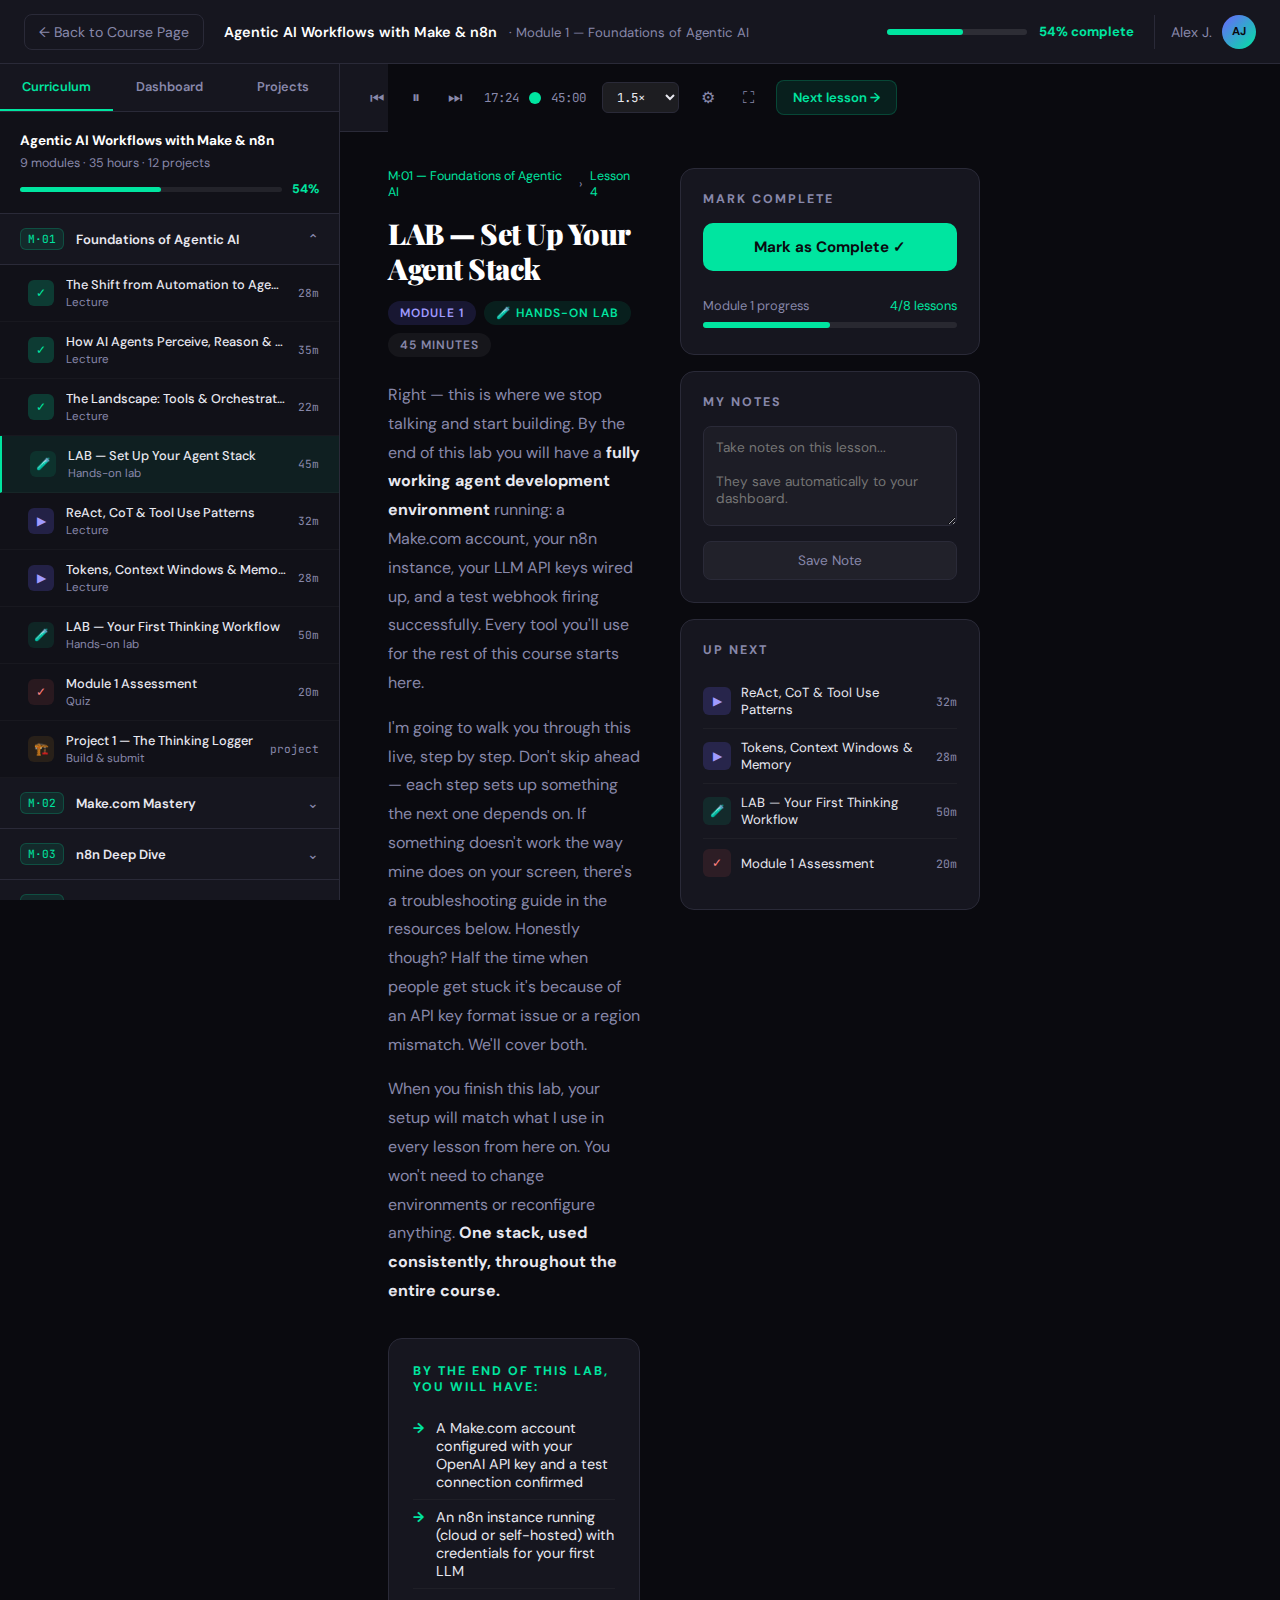
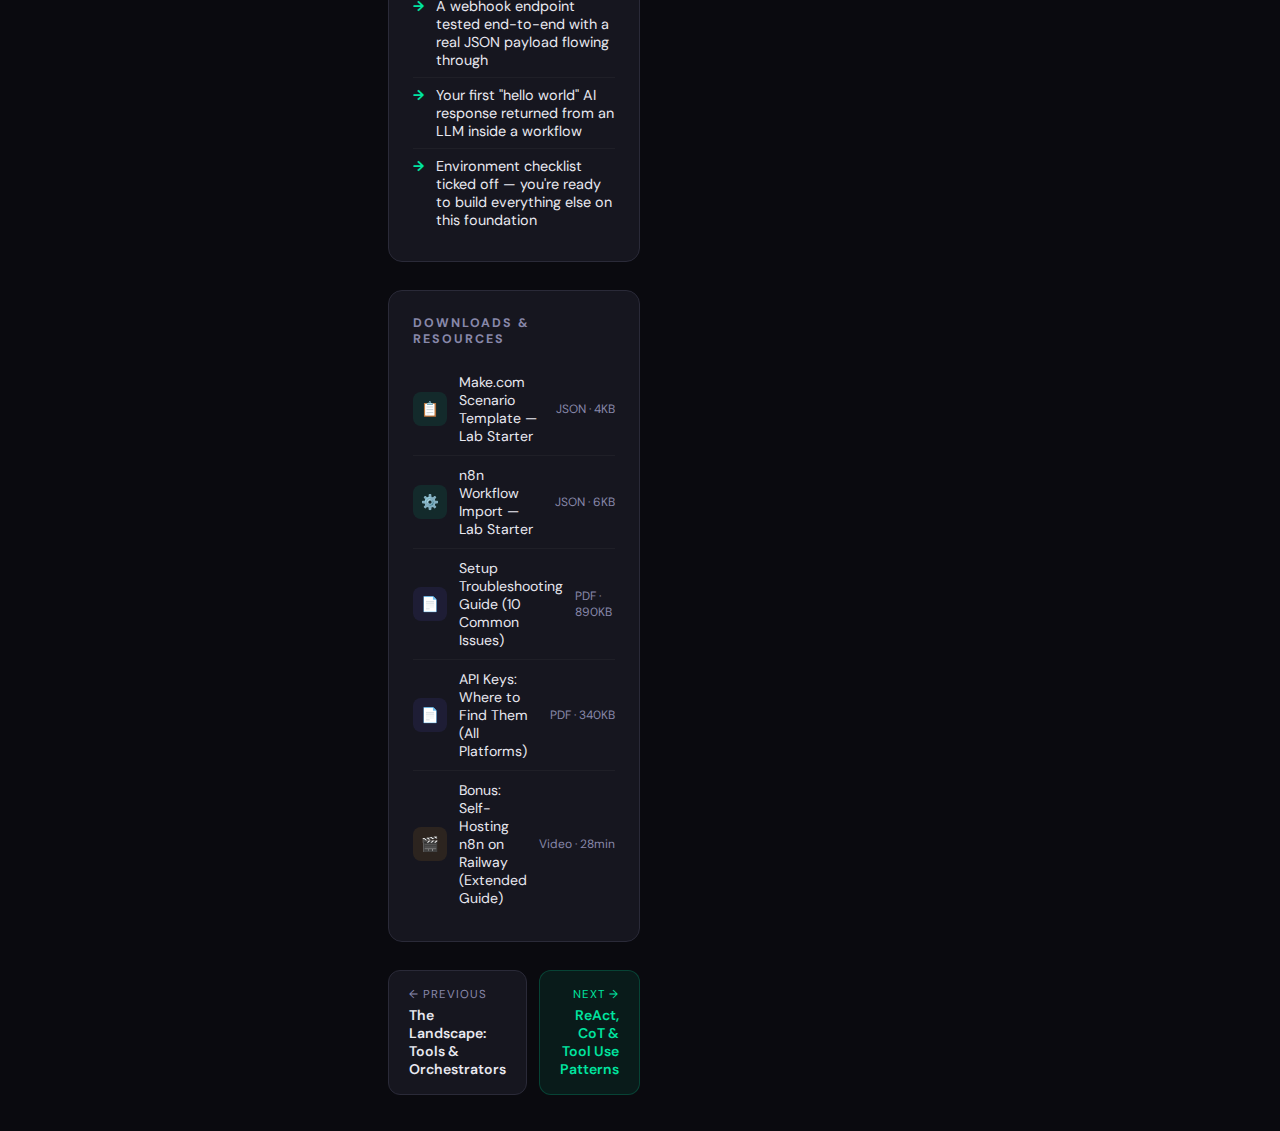
<file: agentflow-portal.html>
<!DOCTYPE html>
<html lang="en">
<head>
<meta charset="UTF-8">
<meta name="viewport" content="width=device-width, initial-scale=1.0">
<title>Agentic AI Workflows with Make & n8n — Student Portal</title>
<link rel="preconnect" href="https://fonts.googleapis.com">
<link href="https://fonts.googleapis.com/css2?family=Playfair+Display:wght@700;900&family=DM+Sans:wght@300;400;500;600&family=JetBrains+Mono:wght@400;600&display=swap" rel="stylesheet">
<style>
  :root {
    --ink: #0a0a0f;
    --surface: #111118;
    --card: #16161f;
    --card2: #1c1c28;
    --border: #2a2a38;
    --accent: #00e5a0;
    --accent2: #6c63ff;
    --amber: #f5a623;
    --text: #e8e8f0;
    --muted: #8888aa;
    --white: #ffffff;
    --stripe: #635bff;
    --sidebar-w: 340px;
    --topbar-h: 64px;
  }
  * { margin: 0; padding: 0; box-sizing: border-box; }
  html { scroll-behavior: smooth; }
  body { font-family: 'DM Sans', sans-serif; background: var(--ink); color: var(--text); overflow-x: hidden; }

  /* ── TOP BAR ── */
  .topbar {
    position: fixed; top: 0; left: 0; right: 0; z-index: 200;
    height: var(--topbar-h);
    background: var(--card); border-bottom: 1px solid var(--border);
    display: flex; align-items: center; padding: 0 24px; gap: 20px;
  }
  .topbar-back {
    display: flex; align-items: center; gap: 8px;
    color: var(--muted); font-size: 0.88rem; text-decoration: none;
    padding: 8px 14px; border: 1px solid var(--border); border-radius: 8px;
    transition: all 0.2s; white-space: nowrap;
  }
  .topbar-back:hover { color: var(--text); border-color: var(--text); }
  .topbar-title {
    flex: 1; font-size: 0.9rem; font-weight: 600; color: var(--white);
    white-space: nowrap; overflow: hidden; text-overflow: ellipsis;
  }
  .topbar-title span { color: var(--muted); font-weight: 400; margin-left: 8px; font-size: 0.82rem; }
  .topbar-progress {
    display: flex; align-items: center; gap: 12px; white-space: nowrap;
  }
  .tp-bar-wrap {
    width: 140px; height: 6px;
    background: rgba(255,255,255,0.1); border-radius: 3px;
  }
  .tp-bar { height: 6px; border-radius: 3px; background: var(--accent); width: 54%; }
  .tp-pct { font-size: 0.82rem; color: var(--accent); font-weight: 700; }
  .topbar-user {
    display: flex; align-items: center; gap: 10px;
    font-size: 0.88rem; color: var(--muted);
    padding-left: 16px; border-left: 1px solid var(--border);
  }
  .user-avatar {
    width: 34px; height: 34px; border-radius: 50%;
    background: linear-gradient(135deg, var(--accent2), var(--accent));
    display: flex; align-items: center; justify-content: center;
    font-size: 0.72rem; font-weight: 700; color: var(--ink); flex-shrink: 0;
  }

  /* ── LAYOUT ── */
  .app-layout {
    display: grid;
    grid-template-columns: var(--sidebar-w) 1fr;
    margin-top: var(--topbar-h);
    min-height: calc(100vh - var(--topbar-h));
  }

  /* ── SIDEBAR ── */
  .sidebar {
    position: fixed;
    top: var(--topbar-h);
    left: 0;
    width: var(--sidebar-w);
    height: calc(100vh - var(--topbar-h));
    overflow-y: auto;
    background: var(--surface);
    border-right: 1px solid var(--border);
    display: flex; flex-direction: column;
  }
  .sidebar::-webkit-scrollbar { width: 4px; }
  .sidebar::-webkit-scrollbar-thumb { background: var(--border); border-radius: 2px; }

  .sidebar-tabs {
    display: flex; background: var(--card);
    border-bottom: 1px solid var(--border); flex-shrink: 0;
  }
  .stab {
    flex: 1; padding: 14px 10px; text-align: center;
    font-size: 0.8rem; font-weight: 600; color: var(--muted);
    cursor: pointer; border-bottom: 2px solid transparent;
    transition: all 0.2s;
  }
  .stab.active { color: var(--accent); border-bottom-color: var(--accent); }

  .sidebar-content { display: none; flex-direction: column; height: 100%; }
  .sidebar-content.active { display: flex; }

  /* Curriculum Sidebar */
  .curr-sidebar { padding-bottom: 24px; }
  .curr-sidebar-header {
    padding: 20px 20px 16px;
    border-bottom: 1px solid var(--border);
    flex-shrink: 0;
  }
  .curr-sidebar-header h3 { font-size: 0.85rem; color: var(--white); font-weight: 700; margin-bottom: 6px; }
  .curr-sidebar-header p { font-size: 0.78rem; color: var(--muted); }
  .sidebar-prog-row {
    display: flex; align-items: center; gap: 10px; margin-top: 10px;
  }
  .sidebar-prog-bar {
    flex: 1; height: 5px; background: rgba(255,255,255,0.08); border-radius: 3px;
  }
  .sidebar-prog-fill { height: 5px; border-radius: 3px; background: var(--accent); width: 54%; }
  .sidebar-prog-pct { font-size: 0.78rem; color: var(--accent); font-weight: 700; }

  .curr-module-group { }
  .curr-module-header {
    display: flex; align-items: center; gap: 12px;
    padding: 14px 20px; cursor: pointer; user-select: none;
    background: var(--card); border-bottom: 1px solid var(--border);
    transition: background 0.2s;
  }
  .curr-module-header:hover { background: rgba(255,255,255,0.03); }
  .cmh-num {
    font-family: 'JetBrains Mono', monospace; font-size: 0.7rem;
    color: var(--accent); background: rgba(0,229,160,0.1);
    border: 1px solid rgba(0,229,160,0.2); border-radius: 6px;
    padding: 3px 7px; flex-shrink: 0;
  }
  .cmh-title { flex: 1; font-size: 0.82rem; font-weight: 600; color: var(--text); }
  .cmh-arrow { font-size: 0.9rem; color: var(--muted); transition: transform 0.2s; }
  .curr-module-group.open .cmh-arrow { transform: rotate(180deg); }
  .curr-module-lessons { display: none; }
  .curr-module-group.open .curr-module-lessons { display: block; }
  .curr-lesson {
    display: flex; align-items: center; gap: 12px;
    padding: 11px 20px 11px 28px;
    border-bottom: 1px solid rgba(255,255,255,0.03);
    cursor: pointer; transition: background 0.2s;
    text-decoration: none;
  }
  .curr-lesson:hover { background: rgba(255,255,255,0.03); }
  .curr-lesson.active { background: rgba(0,229,160,0.07); border-left: 2px solid var(--accent); }
  .cl-icon {
    width: 26px; height: 26px; border-radius: 6px;
    display: flex; align-items: center; justify-content: center;
    font-size: 0.75rem; flex-shrink: 0;
  }
  .cl-icon.video { background: rgba(108,99,255,0.2); color: #a09bff; }
  .cl-icon.lab { background: rgba(0,229,160,0.1); color: var(--accent); }
  .cl-icon.project { background: rgba(245,166,35,0.1); color: var(--amber); }
  .cl-icon.quiz { background: rgba(255,100,100,0.1); color: #ff8080; }
  .cl-icon.done { background: rgba(0,229,160,0.2); color: var(--accent); }
  .cl-info { flex: 1; min-width: 0; }
  .cl-info h4 { font-size: 0.8rem; color: var(--text); font-weight: 500; white-space: nowrap; overflow: hidden; text-overflow: ellipsis; }
  .cl-info p { font-size: 0.72rem; color: var(--muted); margin-top: 2px; }
  .cl-dur { font-family: 'JetBrains Mono', monospace; font-size: 0.7rem; color: var(--muted); white-space: nowrap; }

  /* Dashboard Sidebar */
  .dash-sidebar-content { padding: 20px; flex: 1; overflow-y: auto; }
  .ds-card {
    background: var(--card); border: 1px solid var(--border);
    border-radius: 12px; padding: 18px; margin-bottom: 14px;
  }
  .ds-card-label { font-size: 0.72rem; text-transform: uppercase; letter-spacing: 1.5px; color: var(--muted); margin-bottom: 8px; }
  .ds-card-val { font-family: 'Playfair Display', serif; font-size: 2.2rem; font-weight: 900; color: var(--white); }
  .ds-card-sub { font-size: 0.78rem; color: var(--accent); margin-top: 4px; }
  .streak-row { display: flex; gap: 4px; margin-top: 12px; }
  .streak-day {
    flex: 1; height: 28px; border-radius: 4px;
    background: rgba(0,229,160,0.15); border: 1px solid rgba(0,229,160,0.2);
    display: flex; align-items: center; justify-content: center;
    font-size: 0.62rem; color: var(--accent); font-weight: 700;
  }
  .streak-day.done { background: var(--accent); color: var(--ink); }
  .streak-day.today { border-color: var(--accent); }
  .badges-grid { display: grid; grid-template-columns: 1fr 1fr; gap: 8px; }
  .badge-item {
    background: var(--card); border: 1px solid var(--border);
    border-radius: 10px; padding: 12px; text-align: center;
    transition: all 0.2s;
  }
  .badge-item.earned { border-color: rgba(0,229,160,0.3); background: rgba(0,229,160,0.05); }
  .badge-item.locked { opacity: 0.4; }
  .badge-icon { font-size: 1.5rem; margin-bottom: 4px; }
  .badge-name { font-size: 0.7rem; color: var(--muted); }
  .badge-item.earned .badge-name { color: var(--accent); }

  /* ── MAIN CONTENT ── */
  .main-content {
    margin-left: var(--sidebar-w);
    min-height: calc(100vh - var(--topbar-h));
    display: flex; flex-direction: column;
  }

  /* VIDEO PLAYER */
  .video-section {
    background: #000;
    position: relative;
  }
  .video-player {
    width: 100%; aspect-ratio: 16/9; max-height: 62vh;
    background: linear-gradient(135deg, #0d0d1a, #1a1a2e);
    display: flex; align-items: center; justify-content: center;
    position: relative; overflow: hidden;
  }
  .video-player::before {
    content: '';
    position: absolute; inset: 0;
    background:
      radial-gradient(ellipse at 30% 40%, rgba(108,99,255,0.15) 0%, transparent 60%),
      radial-gradient(ellipse at 70% 70%, rgba(0,229,160,0.08) 0%, transparent 60%);
  }
  .play-btn {
    width: 80px; height: 80px; border-radius: 50%;
    background: rgba(255,255,255,0.1); border: 2px solid rgba(255,255,255,0.3);
    backdrop-filter: blur(12px);
    display: flex; align-items: center; justify-content: center;
    cursor: pointer; font-size: 1.8rem; position: relative; z-index: 1;
    transition: all 0.3s;
  }
  .play-btn:hover {
    background: rgba(0,229,160,0.2); border-color: var(--accent);
    transform: scale(1.08);
  }
  .video-overlay-info {
    position: absolute; bottom: 24px; left: 28px; right: 28px;
    z-index: 2; display: flex; align-items: flex-end; justify-content: space-between;
  }
  .vol-label {
    font-size: 0.72rem; text-transform: uppercase; letter-spacing: 2px;
    color: rgba(255,255,255,0.5); margin-bottom: 6px;
  }
  .vol-title { font-family: 'Playfair Display', serif; font-size: 1.3rem; font-weight: 700; color: var(--white); }
  .vid-meta { font-size: 0.8rem; color: rgba(255,255,255,0.5); }
  .video-controls {
    background: var(--card); padding: 16px 24px;
    display: flex; align-items: center; gap: 16px;
    border-bottom: 1px solid var(--border);
  }
  .vc-progress-wrap {
    flex: 1; height: 4px; background: rgba(255,255,255,0.1);
    border-radius: 2px; cursor: pointer; position: relative;
  }
  .vc-progress { height: 4px; background: var(--accent); border-radius: 2px; width: 38%; }
  .vc-dot {
    width: 12px; height: 12px; border-radius: 50%;
    background: var(--accent); position: absolute;
    top: -4px; left: 38%; transform: translateX(-50%);
  }
  .vc-time { font-family: 'JetBrains Mono', monospace; font-size: 0.78rem; color: var(--muted); white-space: nowrap; }
  .vc-btn {
    background: none; border: none; color: var(--muted); cursor: pointer;
    font-size: 1rem; padding: 6px; border-radius: 6px; transition: all 0.2s;
  }
  .vc-btn:hover { color: var(--text); background: rgba(255,255,255,0.05); }
  .vc-speed {
    background: rgba(255,255,255,0.08); border: 1px solid var(--border);
    color: var(--text); font-family: 'JetBrains Mono', monospace;
    font-size: 0.78rem; padding: 5px 10px; border-radius: 6px;
    cursor: pointer;
  }
  .vc-next {
    display: flex; align-items: center; gap: 8px;
    background: rgba(0,229,160,0.1); border: 1px solid rgba(0,229,160,0.2);
    color: var(--accent); padding: 8px 16px; border-radius: 8px;
    font-size: 0.82rem; font-weight: 600; cursor: pointer;
    transition: all 0.2s; white-space: nowrap;
  }
  .vc-next:hover { background: rgba(0,229,160,0.2); }

  /* LESSON CONTENT */
  .lesson-body {
    padding: 36px 48px;
    display: grid; grid-template-columns: 1fr 300px; gap: 40px;
    align-items: start;
  }
  .lesson-main {}
  .lesson-breadcrumb {
    display: flex; align-items: center; gap: 8px;
    font-size: 0.78rem; color: var(--muted); margin-bottom: 16px;
  }
  .lesson-breadcrumb span { color: var(--accent); }
  .lesson-title {
    font-family: 'Playfair Display', serif;
    font-size: 1.8rem; font-weight: 900; color: var(--white);
    line-height: 1.2; letter-spacing: -0.5px; margin-bottom: 16px;
  }
  .lesson-tags { display: flex; gap: 8px; margin-bottom: 24px; flex-wrap: wrap; }
  .lesson-tag {
    padding: 4px 12px; border-radius: 999px; font-size: 0.75rem; font-weight: 600;
    text-transform: uppercase; letter-spacing: 1px;
  }
  .tag-module { background: rgba(108,99,255,0.15); color: #a09bff; }
  .tag-video { background: rgba(108,99,255,0.1); color: #a09bff; }
  .tag-lab { background: rgba(0,229,160,0.1); color: var(--accent); }
  .tag-duration { background: rgba(255,255,255,0.05); color: var(--muted); }

  .lesson-description {
    font-size: 1rem; color: var(--muted); line-height: 1.8; margin-bottom: 32px;
  }
  .lesson-description p { margin-bottom: 16px; }
  .lesson-description strong { color: var(--text); }

  .lesson-objectives {
    background: var(--card); border: 1px solid var(--border);
    border-radius: 14px; padding: 24px; margin-bottom: 28px;
  }
  .lo-header {
    font-size: 0.78rem; text-transform: uppercase; letter-spacing: 2px;
    color: var(--accent); margin-bottom: 16px; font-weight: 700;
  }
  .lo-list { list-style: none; }
  .lo-list li {
    display: flex; gap: 12px; padding: 8px 0;
    border-bottom: 1px solid rgba(255,255,255,0.04);
    font-size: 0.9rem; color: var(--text);
  }
  .lo-list li:last-child { border-bottom: none; }
  .lo-list li::before { content: '→'; color: var(--accent); flex-shrink: 0; font-weight: 700; }

  .lesson-resources {
    background: var(--card); border: 1px solid var(--border);
    border-radius: 14px; padding: 24px; margin-bottom: 28px;
  }
  .lr-header {
    font-size: 0.78rem; text-transform: uppercase; letter-spacing: 2px;
    color: var(--muted); margin-bottom: 16px; font-weight: 700;
  }
  .resource-item {
    display: flex; align-items: center; gap: 12px;
    padding: 10px 0; border-bottom: 1px solid rgba(255,255,255,0.04);
    cursor: pointer; transition: all 0.2s;
  }
  .resource-item:last-child { border-bottom: none; }
  .resource-item:hover .ri-name { color: var(--accent); }
  .ri-icon {
    width: 34px; height: 34px; border-radius: 8px;
    display: flex; align-items: center; justify-content: center; font-size: 0.9rem;
    flex-shrink: 0;
  }
  .ri-icon.template { background: rgba(0,229,160,0.1); }
  .ri-icon.doc { background: rgba(108,99,255,0.1); }
  .ri-icon.video { background: rgba(245,166,35,0.1); }
  .ri-name { font-size: 0.88rem; color: var(--text); flex: 1; }
  .ri-dl { font-size: 0.75rem; color: var(--muted); }

  .lesson-nav {
    display: flex; gap: 12px; margin-top: 24px;
  }
  .ln-btn {
    flex: 1; padding: 16px 20px;
    background: var(--card); border: 1px solid var(--border);
    border-radius: 12px; color: var(--text); cursor: pointer;
    font-family: 'DM Sans', sans-serif; font-size: 0.88rem;
    transition: all 0.2s; text-align: left;
  }
  .ln-btn:hover { border-color: rgba(0,229,160,0.3); }
  .ln-btn .ln-dir { font-size: 0.72rem; color: var(--muted); text-transform: uppercase; letter-spacing: 1px; margin-bottom: 4px; }
  .ln-btn .ln-title { font-weight: 600; }
  .ln-btn.primary {
    background: rgba(0,229,160,0.08); border-color: rgba(0,229,160,0.2);
    text-align: right;
  }
  .ln-btn.primary .ln-dir { color: var(--accent); }
  .ln-btn.primary .ln-title { color: var(--accent); }

  /* LESSON ASIDE */
  .lesson-aside {}
  .aside-card {
    background: var(--card); border: 1px solid var(--border);
    border-radius: 14px; padding: 22px; margin-bottom: 16px;
  }
  .aside-title {
    font-size: 0.78rem; text-transform: uppercase; letter-spacing: 2px;
    color: var(--muted); margin-bottom: 16px; font-weight: 700;
  }
  .complete-btn {
    width: 100%; padding: 14px;
    background: var(--accent); color: var(--ink);
    border: none; border-radius: 10px;
    font-size: 0.95rem; font-weight: 700; cursor: pointer;
    font-family: 'DM Sans', sans-serif; transition: all 0.25s;
    margin-bottom: 10px;
  }
  .complete-btn:hover { box-shadow: 0 6px 20px rgba(0,229,160,0.3); }
  .complete-btn.done {
    background: rgba(0,229,160,0.15); color: var(--accent);
    border: 1px solid rgba(0,229,160,0.3);
  }
  .module-progress-mini { margin-top: 16px; }
  .mpm-row {
    display: flex; justify-content: space-between;
    font-size: 0.8rem; color: var(--muted); margin-bottom: 8px;
  }
  .mpm-bar-wrap { height: 6px; background: rgba(255,255,255,0.08); border-radius: 3px; margin-bottom: 4px; }
  .mpm-bar { height: 6px; border-radius: 3px; background: var(--accent); }

  .note-area {
    width: 100%; min-height: 100px; padding: 12px;
    background: rgba(255,255,255,0.03); border: 1px solid var(--border);
    border-radius: 8px; color: var(--text); font-family: 'DM Sans', sans-serif;
    font-size: 0.85rem; resize: vertical; outline: none;
    transition: border-color 0.2s;
  }
  .note-area:focus { border-color: var(--accent); }
  .save-note-btn {
    margin-top: 10px; width: 100%; padding: 10px;
    background: rgba(255,255,255,0.05); border: 1px solid var(--border);
    color: var(--muted); border-radius: 8px; cursor: pointer;
    font-family: 'DM Sans', sans-serif; font-size: 0.85rem; transition: all 0.2s;
  }
  .save-note-btn:hover { border-color: var(--accent); color: var(--accent); }

  .upcoming-lessons { }
  .up-lesson {
    display: flex; gap: 10px; align-items: center;
    padding: 10px 0; border-bottom: 1px solid rgba(255,255,255,0.04);
    cursor: pointer; transition: all 0.2s;
  }
  .up-lesson:last-child { border-bottom: none; }
  .up-lesson:hover .up-title { color: var(--accent); }
  .up-icon {
    width: 28px; height: 28px; border-radius: 6px;
    display: flex; align-items: center; justify-content: center;
    font-size: 0.75rem; flex-shrink: 0;
  }
  .up-title { font-size: 0.82rem; color: var(--text); flex: 1; }
  .up-dur { font-family: 'JetBrains Mono', monospace; font-size: 0.72rem; color: var(--muted); }

  /* PROJECT VIEW */
  .project-banner {
    background: linear-gradient(135deg, rgba(245,166,35,0.12), rgba(108,99,255,0.08));
    border: 1px solid rgba(245,166,35,0.2);
    border-radius: 16px; padding: 28px; margin-bottom: 28px;
    display: flex; gap: 20px; align-items: flex-start;
  }
  .pb-icon { font-size: 2.5rem; flex-shrink: 0; }
  .pb-label { font-size: 0.72rem; text-transform: uppercase; letter-spacing: 2px; color: var(--amber); font-weight: 700; margin-bottom: 6px; }
  .pb-title { font-family: 'Playfair Display', serif; font-size: 1.4rem; font-weight: 900; color: var(--white); margin-bottom: 8px; }
  .pb-desc { font-size: 0.9rem; color: var(--muted); line-height: 1.6; }

  .submit-project {
    background: var(--card); border: 1px solid var(--border);
    border-radius: 14px; padding: 24px; margin-top: 28px;
  }
  .sp-title { font-size: 0.9rem; font-weight: 700; color: var(--white); margin-bottom: 16px; }
  .sp-input {
    width: 100%; padding: 14px;
    background: rgba(255,255,255,0.03); border: 1px solid var(--border);
    border-radius: 8px; color: var(--text); font-family: 'DM Sans', sans-serif;
    font-size: 0.9rem; outline: none; margin-bottom: 12px;
    transition: border-color 0.2s;
  }
  .sp-input:focus { border-color: var(--accent); }
  .sp-upload {
    border: 2px dashed var(--border); border-radius: 10px; padding: 32px;
    text-align: center; cursor: pointer; transition: all 0.2s; margin-bottom: 14px;
  }
  .sp-upload:hover { border-color: var(--accent); background: rgba(0,229,160,0.03); }
  .sp-upload p { color: var(--muted); font-size: 0.88rem; margin-top: 8px; }
  .sp-submit {
    width: 100%; padding: 14px; background: var(--amber); color: var(--ink);
    border: none; border-radius: 10px; font-size: 0.95rem; font-weight: 700;
    cursor: pointer; font-family: 'DM Sans', sans-serif; transition: all 0.25s;
  }
  .sp-submit:hover { box-shadow: 0 6px 20px rgba(245,166,35,0.3); }

  /* QUIZ VIEW */
  .quiz-card {
    background: var(--card); border: 1px solid var(--border);
    border-radius: 14px; padding: 28px; margin-bottom: 16px;
  }
  .quiz-q { font-size: 1rem; color: var(--white); font-weight: 600; margin-bottom: 20px; line-height: 1.5; }
  .quiz-q-num { font-family: 'JetBrains Mono', monospace; font-size: 0.75rem; color: var(--muted); margin-bottom: 8px; }
  .quiz-options { display: flex; flex-direction: column; gap: 10px; }
  .quiz-opt {
    display: flex; align-items: center; gap: 14px;
    padding: 14px 18px; background: rgba(255,255,255,0.03);
    border: 1px solid var(--border); border-radius: 10px;
    cursor: pointer; transition: all 0.2s; font-size: 0.9rem; color: var(--text);
  }
  .quiz-opt:hover { border-color: var(--accent2); background: rgba(108,99,255,0.05); }
  .quiz-opt.selected { border-color: var(--accent); background: rgba(0,229,160,0.08); color: var(--white); }
  .quiz-opt.correct { border-color: var(--accent); background: rgba(0,229,160,0.12); }
  .quiz-opt.wrong { border-color: #ff6666; background: rgba(255,100,100,0.08); color: #ff9999; }
  .opt-letter {
    width: 28px; height: 28px; border-radius: 50%;
    border: 1px solid var(--border); display: flex; align-items: center;
    justify-content: center; font-size: 0.8rem; font-weight: 700;
    flex-shrink: 0; color: var(--muted);
  }
  .quiz-opt.selected .opt-letter { background: var(--accent); border-color: var(--accent); color: var(--ink); }

  /* TABS for lesson views */
  .content-area { flex: 1; }
  .view { display: none; }
  .view.active { display: block; }

  /* Notification toast */
  .toast {
    position: fixed; bottom: 28px; right: 28px; z-index: 500;
    background: var(--card); border: 1px solid var(--accent);
    border-radius: 12px; padding: 16px 20px;
    display: flex; align-items: center; gap: 12px;
    transform: translateY(100px); opacity: 0;
    transition: all 0.4s cubic-bezier(0.34, 1.56, 0.64, 1);
    max-width: 320px;
  }
  .toast.show { transform: translateY(0); opacity: 1; }
  .toast-icon { font-size: 1.2rem; }
  .toast-text { font-size: 0.88rem; color: var(--text); }
  .toast-text strong { color: var(--accent); display: block; }

  @media (max-width: 1100px) {
    .lesson-body { grid-template-columns: 1fr; padding: 24px; }
    .lesson-aside { display: none; }
  }
  @media (max-width: 800px) {
    :root { --sidebar-w: 0px; }
    .sidebar { display: none; }
    .main-content { margin-left: 0; }
  }
</style>
</head>
<body>

<!-- ══════════ TOP BAR ══════════ -->
<div class="topbar">
  <a href="index.html" class="topbar-back">← Back to Course Page</a>
  <div class="topbar-title">
    Agentic AI Workflows with Make & n8n
    <span>· Module 1 — Foundations of Agentic AI</span>
  </div>
  <div class="topbar-progress">
    <div class="tp-bar-wrap"><div class="tp-bar"></div></div>
    <div class="tp-pct">54% complete</div>
  </div>
  <div class="topbar-user">
    <span>Alex J.</span>
    <div class="user-avatar">AJ</div>
  </div>
</div>

<!-- ══════════ APP LAYOUT ══════════ -->
<div class="app-layout">

  <!-- SIDEBAR -->
  <div class="sidebar">
    <div class="sidebar-tabs">
      <div class="stab active" onclick="switchSidebarTab('curriculum',this)">Curriculum</div>
      <div class="stab" onclick="switchSidebarTab('dashboard',this)">Dashboard</div>
      <div class="stab" onclick="switchSidebarTab('projects',this)">Projects</div>
    </div>

    <!-- CURRICULUM TAB -->
    <div class="sidebar-content curr-sidebar active" id="sidebar-curriculum">
      <div class="curr-sidebar-header">
        <h3>Agentic AI Workflows with Make & n8n</h3>
        <p>9 modules · 35 hours · 12 projects</p>
        <div class="sidebar-prog-row">
          <div class="sidebar-prog-bar"><div class="sidebar-prog-fill"></div></div>
          <div class="sidebar-prog-pct">54%</div>
        </div>
      </div>

      <!-- M01 -->
      <div class="curr-module-group open">
        <div class="curr-module-header" onclick="toggleSideModule(this.parentElement)">
          <span class="cmh-num">M·01</span>
          <span class="cmh-title">Foundations of Agentic AI</span>
          <span class="cmh-arrow">⌄</span>
        </div>
        <div class="curr-module-lessons">
          <div class="curr-lesson" onclick="loadLesson('video','M01-L01','The Shift from Automation to Agency','28 min','M·01 — Foundations')">
            <div class="cl-icon done">✓</div>
            <div class="cl-info"><h4>The Shift from Automation to Agency</h4><p>Lecture</p></div>
            <div class="cl-dur">28m</div>
          </div>
          <div class="curr-lesson" onclick="loadLesson('video','M01-L02','How AI Agents Perceive, Reason & Act','35 min','M·01 — Foundations')">
            <div class="cl-icon done">✓</div>
            <div class="cl-info"><h4>How AI Agents Perceive, Reason & Act</h4><p>Lecture</p></div>
            <div class="cl-dur">35m</div>
          </div>
          <div class="curr-lesson" onclick="loadLesson('video','M01-L03','The Landscape: Tools, Models & Orchestrators','22 min','M·01 — Foundations')">
            <div class="cl-icon done">✓</div>
            <div class="cl-info"><h4>The Landscape: Tools & Orchestrators</h4><p>Lecture</p></div>
            <div class="cl-dur">22m</div>
          </div>
          <div class="curr-lesson active" onclick="loadLesson('lab','M01-L04','LAB — Set Up Your Agent Stack','45 min','M·01 — Foundations')">
            <div class="cl-icon lab">🧪</div>
            <div class="cl-info"><h4>LAB — Set Up Your Agent Stack</h4><p>Hands-on lab</p></div>
            <div class="cl-dur">45m</div>
          </div>
          <div class="curr-lesson" onclick="loadLesson('video','M01-L05','ReAct, CoT & Tool Use Patterns','32 min','M·01 — Foundations')">
            <div class="cl-icon video">▶</div>
            <div class="cl-info"><h4>ReAct, CoT & Tool Use Patterns</h4><p>Lecture</p></div>
            <div class="cl-dur">32m</div>
          </div>
          <div class="curr-lesson" onclick="loadLesson('video','M01-L06','Tokens, Context Windows & Memory','28 min','M·01 — Foundations')">
            <div class="cl-icon video">▶</div>
            <div class="cl-info"><h4>Tokens, Context Windows & Memory</h4><p>Lecture</p></div>
            <div class="cl-dur">28m</div>
          </div>
          <div class="curr-lesson" onclick="loadLesson('lab','M01-L07','LAB — Your First Thinking Workflow','50 min','M·01 — Foundations')">
            <div class="cl-icon lab">🧪</div>
            <div class="cl-info"><h4>LAB — Your First Thinking Workflow</h4><p>Hands-on lab</p></div>
            <div class="cl-dur">50m</div>
          </div>
          <div class="curr-lesson" onclick="loadLesson('quiz','M01-Q1','Module 1 Assessment','20 min','M·01 — Foundations')">
            <div class="cl-icon quiz">✓</div>
            <div class="cl-info"><h4>Module 1 Assessment</h4><p>Quiz</p></div>
            <div class="cl-dur">20m</div>
          </div>
          <div class="curr-lesson" onclick="loadLesson('project','P1','Project 1 — The Thinking Logger','self-paced','M·01 — Foundations')">
            <div class="cl-icon project">🏗️</div>
            <div class="cl-info"><h4>Project 1 — The Thinking Logger</h4><p>Build & submit</p></div>
            <div class="cl-dur">project</div>
          </div>
        </div>
      </div>

      <!-- M02 -->
      <div class="curr-module-group">
        <div class="curr-module-header" onclick="toggleSideModule(this.parentElement)">
          <span class="cmh-num">M·02</span>
          <span class="cmh-title">Make.com Mastery</span>
          <span class="cmh-arrow">⌄</span>
        </div>
        <div class="curr-module-lessons">
          <div class="curr-lesson" onclick="loadLesson('video','M02-L01','Make.com Architecture Deep Dive','25 min','M·02 — Make.com')">
            <div class="cl-icon done">✓</div>
            <div class="cl-info"><h4>Make.com Architecture Deep Dive</h4></div><div class="cl-dur">25m</div>
          </div>
          <div class="curr-lesson" onclick="loadLesson('video','M02-L02','The OpenAI Module — Every Setting','38 min','M·02 — Make.com')">
            <div class="cl-icon done">✓</div>
            <div class="cl-info"><h4>The OpenAI Module — Every Setting</h4></div><div class="cl-dur">38m</div>
          </div>
          <div class="curr-lesson" onclick="loadLesson('lab','M02-L03','LAB — AI Email Classifier & Router','55 min','M·02 — Make.com')">
            <div class="cl-icon done">✓</div>
            <div class="cl-info"><h4>LAB — AI Email Classifier & Router</h4></div><div class="cl-dur">55m</div>
          </div>
          <div class="curr-lesson" onclick="loadLesson('video','M02-L04','Array Aggregators & Batch Processing','30 min','M·02 — Make.com')">
            <div class="cl-icon video">▶</div>
            <div class="cl-info"><h4>Array Aggregators & Batch Processing</h4></div><div class="cl-dur">30m</div>
          </div>
          <div class="curr-lesson" onclick="loadLesson('project','P2','Project 2 — AI Sales Assistant','self-paced','M·02 — Make.com')">
            <div class="cl-icon project">🤖</div>
            <div class="cl-info"><h4>Project 2 — AI Sales Assistant</h4></div><div class="cl-dur">project</div>
          </div>
        </div>
      </div>

      <!-- M03 -->
      <div class="curr-module-group">
        <div class="curr-module-header" onclick="toggleSideModule(this.parentElement)">
          <span class="cmh-num">M·03</span><span class="cmh-title">n8n Deep Dive</span><span class="cmh-arrow">⌄</span>
        </div>
        <div class="curr-module-lessons">
          <div class="curr-lesson" onclick="loadLesson('video','M03-L01','Why n8n? The Self-Hosting Advantage','20 min','M·03 — n8n')">
            <div class="cl-icon video">▶</div><div class="cl-info"><h4>Why n8n? The Self-Hosting Advantage</h4></div><div class="cl-dur">20m</div>
          </div>
          <div class="curr-lesson" onclick="loadLesson('lab','M03-L02','LAB — Install & Configure n8n','55 min','M·03 — n8n')">
            <div class="cl-icon lab">🧪</div><div class="cl-info"><h4>LAB — Install & Configure n8n</h4></div><div class="cl-dur">55m</div>
          </div>
          <div class="curr-lesson" onclick="loadLesson('video','M03-L03','The AI Agent Node Deep Dive','40 min','M·03 — n8n')">
            <div class="cl-icon video">▶</div><div class="cl-info"><h4>The AI Agent Node Deep Dive</h4></div><div class="cl-dur">40m</div>
          </div>
        </div>
      </div>

      <!-- M04-M09 collapsed -->
      <div class="curr-module-group">
        <div class="curr-module-header" onclick="toggleSideModule(this.parentElement)">
          <span class="cmh-num">M·04</span><span class="cmh-title">Prompt Engineering for Builders</span><span class="cmh-arrow">⌄</span>
        </div>
        <div class="curr-module-lessons">
          <div class="curr-lesson" onclick="loadLesson('video','M04-L01','System Prompts That Actually Work','32 min','M·04 — Prompts')">
            <div class="cl-icon video">▶</div><div class="cl-info"><h4>System Prompts That Actually Work</h4></div><div class="cl-dur">32m</div>
          </div>
        </div>
      </div>
      <div class="curr-module-group">
        <div class="curr-module-header" onclick="toggleSideModule(this.parentElement)">
          <span class="cmh-num">M·05</span><span class="cmh-title">Memory, Vector Stores & RAG</span><span class="cmh-arrow">⌄</span>
        </div>
        <div class="curr-module-lessons">
          <div class="curr-lesson" onclick="loadLesson('video','M05-L01','The Memory Problem','25 min','M·05 — Memory')">
            <div class="cl-icon video">▶</div><div class="cl-info"><h4>The Memory Problem</h4></div><div class="cl-dur">25m</div>
          </div>
        </div>
      </div>
      <div class="curr-module-group">
        <div class="curr-module-header" onclick="toggleSideModule(this.parentElement)">
          <span class="cmh-num">M·06</span><span class="cmh-title">Multi-Agent Systems</span><span class="cmh-arrow">⌄</span>
        </div>
        <div class="curr-module-lessons">
          <div class="curr-lesson" onclick="loadLesson('video','M06-L01','Why Multiple Agents?','28 min','M·06 — Multi-Agent')">
            <div class="cl-icon video">▶</div><div class="cl-info"><h4>Why Multiple Agents?</h4></div><div class="cl-dur">28m</div>
          </div>
        </div>
      </div>
      <div class="curr-module-group">
        <div class="curr-module-header" onclick="toggleSideModule(this.parentElement)">
          <span class="cmh-num">M·07</span><span class="cmh-title">Industry Use Cases</span><span class="cmh-arrow">⌄</span>
        </div>
        <div class="curr-module-lessons">
          <div class="curr-lesson" onclick="loadLesson('video','M07-L01','AI for E-Commerce','35 min','M·07 — Industry')">
            <div class="cl-icon video">▶</div><div class="cl-info"><h4>AI for E-Commerce</h4></div><div class="cl-dur">35m</div>
          </div>
        </div>
      </div>
      <div class="curr-module-group">
        <div class="curr-module-header" onclick="toggleSideModule(this.parentElement)">
          <span class="cmh-num">M·08</span><span class="cmh-title">Production Deployment</span><span class="cmh-arrow">⌄</span>
        </div>
        <div class="curr-module-lessons">
          <div class="curr-lesson" onclick="loadLesson('video','M08-L01','From Prototype to Production','30 min','M·08 — Production')">
            <div class="cl-icon video">▶</div><div class="cl-info"><h4>From Prototype to Production</h4></div><div class="cl-dur">30m</div>
          </div>
        </div>
      </div>
      <div class="curr-module-group">
        <div class="curr-module-header" onclick="toggleSideModule(this.parentElement)">
          <span class="cmh-num">M·09</span><span class="cmh-title">Building Your AI Business</span><span class="cmh-arrow">⌄</span>
        </div>
        <div class="curr-module-lessons">
          <div class="curr-lesson" onclick="loadLesson('video','M09-L01','Productising Your Skills','28 min','M·09 — Business')">
            <div class="cl-icon video">▶</div><div class="cl-info"><h4>Productising Your Skills</h4></div><div class="cl-dur">28m</div>
          </div>
        </div>
      </div>
    </div>

    <!-- DASHBOARD TAB -->
    <div class="sidebar-content" id="sidebar-dashboard">
      <div class="dash-sidebar-content">
        <div class="ds-card">
          <div class="ds-card-label">Overall Progress</div>
          <div class="ds-card-val">54%</div>
          <div class="ds-card-sub">↑ 12% this week · Keep going!</div>
        </div>
        <div class="ds-card">
          <div class="ds-card-label">Learning Streak 🔥</div>
          <div class="ds-card-val">7 days</div>
          <div class="streak-row">
            <div class="streak-day done">M</div>
            <div class="streak-day done">T</div>
            <div class="streak-day done">W</div>
            <div class="streak-day done">T</div>
            <div class="streak-day done">F</div>
            <div class="streak-day done">S</div>
            <div class="streak-day today">S</div>
          </div>
        </div>
        <div class="ds-card">
          <div class="ds-card-label">Hours Studied</div>
          <div class="ds-card-val">18.5h</div>
          <div class="ds-card-sub">of 35h total</div>
        </div>
        <div class="ds-card">
          <div class="ds-card-label">Projects Complete</div>
          <div class="ds-card-val">5 / 12</div>
          <div class="ds-card-sub">Next: Knowledge Agent (M·05)</div>
        </div>
        <div style="font-size:0.78rem;text-transform:uppercase;letter-spacing:2px;color:var(--muted);margin:16px 0 12px;font-weight:700;">Achievements</div>
        <div class="badges-grid">
          <div class="badge-item earned"><div class="badge-icon">🚀</div><div class="badge-name">First Agent</div></div>
          <div class="badge-item earned"><div class="badge-icon">🔥</div><div class="badge-name">7-Day Streak</div></div>
          <div class="badge-item earned"><div class="badge-icon">🛠</div><div class="badge-name">Lab Master</div></div>
          <div class="badge-item earned"><div class="badge-icon">⚡</div><div class="badge-name">Fast Finisher</div></div>
          <div class="badge-item locked"><div class="badge-icon">🤖</div><div class="badge-name">Multi-Agent</div></div>
          <div class="badge-item locked"><div class="badge-icon">🏆</div><div class="badge-name">Graduate</div></div>
          <div class="badge-item locked"><div class="badge-icon">💼</div><div class="badge-name">First Client</div></div>
          <div class="badge-item locked"><div class="badge-icon">📜</div><div class="badge-name">Certified</div></div>
        </div>
      </div>
    </div>

    <!-- PROJECTS TAB -->
    <div class="sidebar-content" id="sidebar-projects">
      <div class="dash-sidebar-content">
        <div style="font-size:0.78rem;text-transform:uppercase;letter-spacing:2px;color:var(--muted);margin-bottom:16px;font-weight:700;">Your Projects</div>
        <div class="ds-card" style="cursor:pointer" onclick="loadLesson('project','P1','Project 1 — The Thinking Logger','self-paced','M·01')">
          <div style="display:flex;justify-content:space-between;align-items:center;margin-bottom:6px;">
            <span style="font-size:0.75rem;color:var(--accent);font-weight:700;">P·01</span>
            <span style="background:rgba(0,229,160,0.15);color:var(--accent);padding:2px 10px;border-radius:999px;font-size:0.7rem;font-weight:700;">SUBMITTED ✓</span>
          </div>
          <div style="font-size:0.88rem;color:var(--white);font-weight:600;">The Thinking Logger</div>
          <div style="font-size:0.78rem;color:var(--muted);margin-top:4px;">Make.com + OpenAI + Airtable</div>
        </div>
        <div class="ds-card" style="cursor:pointer" onclick="loadLesson('project','P2','Project 2 — AI Sales Assistant','self-paced','M·02')">
          <div style="display:flex;justify-content:space-between;align-items:center;margin-bottom:6px;">
            <span style="font-size:0.75rem;color:var(--accent);font-weight:700;">P·02</span>
            <span style="background:rgba(0,229,160,0.15);color:var(--accent);padding:2px 10px;border-radius:999px;font-size:0.7rem;font-weight:700;">SUBMITTED ✓</span>
          </div>
          <div style="font-size:0.88rem;color:var(--white);font-weight:600;">AI Sales Assistant</div>
          <div style="font-size:0.78rem;color:var(--muted);margin-top:4px;">Make.com + GPT-4 + HubSpot</div>
        </div>
        <div class="ds-card" style="cursor:pointer" onclick="loadLesson('project','P3','Project 3 — Research Engine','self-paced','M·03')">
          <div style="display:flex;justify-content:space-between;align-items:center;margin-bottom:6px;">
            <span style="font-size:0.75rem;color:var(--accent);font-weight:700;">P·03</span>
            <span style="background:rgba(0,229,160,0.15);color:var(--accent);padding:2px 10px;border-radius:999px;font-size:0.7rem;font-weight:700;">SUBMITTED ✓</span>
          </div>
          <div style="font-size:0.88rem;color:var(--white);font-weight:600;">Self-Hosted Research Engine</div>
          <div style="font-size:0.78rem;color:var(--muted);margin-top:4px;">n8n + Perplexity + Claude</div>
        </div>
        <div class="ds-card" style="cursor:pointer" onclick="loadLesson('project','P4','Project 4 — Business Knowledge Agent','self-paced','M·05')">
          <div style="display:flex;justify-content:space-between;align-items:center;margin-bottom:6px;">
            <span style="font-size:0.75rem;color:var(--accent);font-weight:700;">P·04</span>
            <span style="background:rgba(245,166,35,0.15);color:var(--amber);padding:2px 10px;border-radius:999px;font-size:0.7rem;font-weight:700;">IN PROGRESS</span>
          </div>
          <div style="font-size:0.88rem;color:var(--white);font-weight:600;">Business Knowledge Agent</div>
          <div style="font-size:0.78rem;color:var(--muted);margin-top:4px;">n8n + Pinecone + Slack</div>
        </div>
        <div class="ds-card" style="opacity:0.4">
          <div style="font-size:0.75rem;color:var(--muted);font-weight:700;margin-bottom:6px;">P·05–12</div>
          <div style="font-size:0.88rem;color:var(--white);font-weight:600;">8 more projects ahead</div>
          <div style="font-size:0.78rem;color:var(--muted);margin-top:4px;">Unlocked as you progress</div>
        </div>
      </div>
    </div>
  </div>

  <!-- MAIN CONTENT AREA -->
  <div class="main-content">
    <!-- VIDEO LESSON VIEW -->
    <div class="view content-area active" id="view-video">
      <div class="video-section">
        <div class="video-player">
          <div class="play-btn" onclick="this.innerHTML='⏸'">▶</div>
          <div class="video-overlay-info">
            <div>
              <div class="vol-label">Now Playing</div>
              <div class="vol-title" id="video-title">LAB — Set Up Your Agent Stack</div>
            </div>
            <div class="vid-meta">45 min · Module 1</div>
          </div>
        </div>
        <div class="video-controls">
          <button class="vc-btn">⏮</button>
          <button class="vc-btn">⏸</button>
          <button class="vc-btn">⏭</button>
          <div class="vc-time">17:24</div>
          <div class="vc-progress-wrap">
            <div class="vc-progress"></div>
            <div class="vc-dot"></div>
          </div>
          <div class="vc-time">45:00</div>
          <select class="vc-speed"><option>1×</option><option>1.25×</option><option selected>1.5×</option><option>2×</option></select>
          <button class="vc-btn">⚙</button>
          <button class="vc-btn">⛶</button>
          <div class="vc-next" onclick="showToast('✓', 'Lesson complete!', 'Moving to next lesson...')">Next lesson →</div>
        </div>
      </div>

      <div class="lesson-body">
        <div class="lesson-main">
          <div class="lesson-breadcrumb">
            <span>M·01 — Foundations of Agentic AI</span> › <span>Lesson 4</span>
          </div>
          <h1 class="lesson-title" id="lesson-main-title">LAB — Set Up Your<br>Agent Stack</h1>
          <div class="lesson-tags">
            <span class="lesson-tag tag-module">Module 1</span>
            <span class="lesson-tag tag-lab">🧪 Hands-on Lab</span>
            <span class="lesson-tag tag-duration">45 minutes</span>
          </div>
          <div class="lesson-description">
            <p>Right — this is where we stop talking and start building. By the end of this lab you will have a <strong>fully working agent development environment</strong> running: a Make.com account, your n8n instance, your LLM API keys wired up, and a test webhook firing successfully. Every tool you'll use for the rest of this course starts here.</p>
            <p>I'm going to walk you through this live, step by step. Don't skip ahead — each step sets up something the next one depends on. If something doesn't work the way mine does on your screen, there's a troubleshooting guide in the resources below. Honestly though? Half the time when people get stuck it's because of an API key format issue or a region mismatch. We'll cover both.</p>
            <p>When you finish this lab, your setup will match what I use in every lesson from here on. You won't need to change environments or reconfigure anything. <strong>One stack, used consistently, throughout the entire course.</strong></p>
          </div>

          <div class="lesson-objectives">
            <div class="lo-header">By the end of this lab, you will have:</div>
            <ul class="lo-list">
              <li>A Make.com account configured with your OpenAI API key and a test connection confirmed</li>
              <li>An n8n instance running (cloud or self-hosted) with credentials for your first LLM</li>
              <li>A webhook endpoint tested end-to-end with a real JSON payload flowing through</li>
              <li>Your first "hello world" AI response returned from an LLM inside a workflow</li>
              <li>Environment checklist ticked off — you're ready to build everything else on this foundation</li>
            </ul>
          </div>

          <div class="lesson-resources">
            <div class="lr-header">Downloads & Resources</div>
            <div class="resource-item">
              <div class="ri-icon template">📋</div>
              <div class="ri-name">Make.com Scenario Template — Lab Starter</div>
              <div class="ri-dl">JSON · 4KB</div>
            </div>
            <div class="resource-item">
              <div class="ri-icon template">⚙️</div>
              <div class="ri-name">n8n Workflow Import — Lab Starter</div>
              <div class="ri-dl">JSON · 6KB</div>
            </div>
            <div class="resource-item">
              <div class="ri-icon doc">📄</div>
              <div class="ri-name">Setup Troubleshooting Guide (10 Common Issues)</div>
              <div class="ri-dl">PDF · 890KB</div>
            </div>
            <div class="resource-item">
              <div class="ri-icon doc">📄</div>
              <div class="ri-name">API Keys: Where to Find Them (All Platforms)</div>
              <div class="ri-dl">PDF · 340KB</div>
            </div>
            <div class="resource-item">
              <div class="ri-icon video">🎬</div>
              <div class="ri-name">Bonus: Self-Hosting n8n on Railway (Extended Guide)</div>
              <div class="ri-dl">Video · 28min</div>
            </div>
          </div>

          <div class="lesson-nav">
            <button class="ln-btn" onclick="loadLesson('video','M01-L03','The Landscape: Tools & Orchestrators','22 min','M·01')">
              <div class="ln-dir">← Previous</div>
              <div class="ln-title">The Landscape: Tools & Orchestrators</div>
            </button>
            <button class="ln-btn primary" onclick="loadLesson('video','M01-L05','ReAct, CoT & Tool Use Patterns','32 min','M·01')">
              <div class="ln-dir">Next →</div>
              <div class="ln-title">ReAct, CoT & Tool Use Patterns</div>
            </button>
          </div>
        </div>

        <div class="lesson-aside">
          <div class="aside-card">
            <div class="aside-title">Mark Complete</div>
            <button class="complete-btn" id="completeBtn" onclick="markComplete()">Mark as Complete ✓</button>
            <div class="module-progress-mini">
              <div class="mpm-row"><span>Module 1 progress</span><span style="color:var(--accent)">4/8 lessons</span></div>
              <div class="mpm-bar-wrap"><div class="mpm-bar" style="width:50%"></div></div>
            </div>
          </div>

          <div class="aside-card">
            <div class="aside-title">My Notes</div>
            <textarea class="note-area" placeholder="Take notes on this lesson...&#10;&#10;They save automatically to your dashboard."></textarea>
            <button class="save-note-btn">Save Note</button>
          </div>

          <div class="aside-card">
            <div class="aside-title">Up Next</div>
            <div class="upcoming-lessons">
              <div class="up-lesson" onclick="loadLesson('video','M01-L05','ReAct, CoT & Tool Use Patterns','32 min','M·01')">
                <div class="up-icon" style="background:rgba(108,99,255,0.2);color:#a09bff">▶</div>
                <div class="up-title">ReAct, CoT & Tool Use Patterns</div>
                <div class="up-dur">32m</div>
              </div>
              <div class="up-lesson" onclick="loadLesson('video','M01-L06','Tokens, Context Windows & Memory','28 min','M·01')">
                <div class="up-icon" style="background:rgba(108,99,255,0.2);color:#a09bff">▶</div>
                <div class="up-title">Tokens, Context Windows & Memory</div>
                <div class="up-dur">28m</div>
              </div>
              <div class="up-lesson" onclick="loadLesson('lab','M01-L07','LAB — Your First Thinking Workflow','50 min','M·01')">
                <div class="up-icon" style="background:rgba(0,229,160,0.1);color:var(--accent)">🧪</div>
                <div class="up-title">LAB — Your First Thinking Workflow</div>
                <div class="up-dur">50m</div>
              </div>
              <div class="up-lesson" onclick="loadLesson('quiz','M01-Q1','Module 1 Assessment','20 min','M·01')">
                <div class="up-icon" style="background:rgba(255,100,100,0.1);color:#ff8080">✓</div>
                <div class="up-title">Module 1 Assessment</div>
                <div class="up-dur">20m</div>
              </div>
            </div>
          </div>
        </div>
      </div>
    </div>

    <!-- PROJECT VIEW -->
    <div class="view content-area" id="view-project">
      <div style="padding: 40px 48px;">
        <div class="lesson-breadcrumb"><span>M·01</span> › <span>Project Submission</span></div>
        <div class="project-banner">
          <div class="pb-icon">🏗️</div>
          <div>
            <div class="pb-label">Project 1 of 12</div>
            <div class="pb-title" id="project-title">The Thinking Logger</div>
            <div class="pb-desc" id="project-desc">Build a webhook-triggered agent in Make.com that receives a question, routes it to GPT-4 with chain-of-thought prompting, captures the full reasoning chain, and writes a structured JSON output to an Airtable base. This is your first complete, deployable agent. Every concept from Module 1 comes together here.</div>
          </div>
        </div>

        <div style="display:grid;grid-template-columns:1fr 1fr 1fr;gap:16px;margin-bottom:28px;">
          <div style="background:var(--card);border:1px solid var(--border);border-radius:12px;padding:18px;">
            <div style="font-size:0.72rem;text-transform:uppercase;letter-spacing:2px;color:var(--muted);margin-bottom:8px;">Difficulty</div>
            <div style="color:var(--accent);font-weight:700;">Beginner</div>
          </div>
          <div style="background:var(--card);border:1px solid var(--border);border-radius:12px;padding:18px;">
            <div style="font-size:0.72rem;text-transform:uppercase;letter-spacing:2px;color:var(--muted);margin-bottom:8px;">Tools Used</div>
            <div style="color:var(--text);font-weight:600;font-size:0.88rem;">Make.com · OpenAI · Airtable</div>
          </div>
          <div style="background:var(--card);border:1px solid var(--border);border-radius:12px;padding:18px;">
            <div style="font-size:0.72rem;text-transform:uppercase;letter-spacing:2px;color:var(--muted);margin-bottom:8px;">Estimated Time</div>
            <div style="color:var(--text);font-weight:600;">2–4 hours</div>
          </div>
        </div>

        <div style="background:var(--card);border:1px solid var(--border);border-radius:14px;padding:28px;margin-bottom:20px;">
          <div style="font-size:0.78rem;text-transform:uppercase;letter-spacing:2px;color:var(--amber);margin-bottom:16px;font-weight:700;">Project Requirements</div>
          <div style="font-size:0.9rem;color:var(--text);line-height:1.8;">
            <p style="margin-bottom:12px;">Your workflow must do all of the following:</p>
            <ul style="padding-left:20px;color:var(--muted);line-height:2;">
              <li>Accept a webhook POST request with a <code style="background:rgba(255,255,255,0.08);padding:2px 6px;border-radius:4px;font-family:JetBrains Mono,monospace;font-size:0.82rem;">{"question": "..."}</code> payload</li>
              <li>Pass the question to GPT-4 with a system prompt that enforces chain-of-thought reasoning</li>
              <li>Capture both the reasoning steps AND the final answer as separate fields</li>
              <li>Write a structured record to Airtable: question, reasoning, answer, timestamp, confidence score</li>
              <li>Return a 200 response with a JSON summary to the webhook caller</li>
              <li>Handle errors gracefully — if the LLM fails, log the error and return a 500 with a message</li>
            </ul>
          </div>
        </div>

        <div class="submit-project">
          <div class="sp-title">Submit Your Project</div>
          <input type="text" class="sp-input" placeholder="Project name (e.g. My Thinking Logger v1)">
          <input type="text" class="sp-input" placeholder="Public Make.com scenario URL or n8n workflow share link">
          <div class="sp-upload">
            <div style="font-size:1.5rem">📎</div>
            <p>Drag & drop a screenshot or screen recording<br><span style="font-size:0.78rem">or click to browse · MP4, GIF, PNG supported</span></p>
          </div>
          <textarea class="sp-input" rows="4" style="resize:vertical" placeholder="Describe what you built, what surprised you, and any challenges you overcame..."></textarea>
          <button class="sp-submit" onclick="showToast('🎉','Project Submitted!','Your instructor will review it shortly.')">Submit Project for Review</button>
        </div>
      </div>
    </div>

    <!-- QUIZ VIEW -->
    <div class="view content-area" id="view-quiz">
      <div style="padding: 40px 48px; max-width: 800px;">
        <div class="lesson-breadcrumb"><span>M·01</span> › <span>Assessment</span></div>
        <h1 class="lesson-title">Module 1 Assessment</h1>
        <p style="color:var(--muted);margin-bottom:32px;font-size:0.95rem;">5 questions · 20 minutes · You can retake this as many times as you need. There's no penalty for wrong answers — this is here to reinforce learning, not gatekeep progress.</p>

        <div class="quiz-card">
          <div class="quiz-q-num">Question 1 of 5</div>
          <div class="quiz-q">What is the fundamental difference between traditional automation and agentic AI behaviour?</div>
          <div class="quiz-options">
            <div class="quiz-opt" onclick="selectOpt(this,'wrong')"><span class="opt-letter">A</span> Agentic AI is faster than traditional automation</div>
            <div class="quiz-opt" onclick="selectOpt(this,'wrong')"><span class="opt-letter">B</span> Traditional automation requires an internet connection; agentic AI does not</div>
            <div class="quiz-opt selected correct" onclick="selectOpt(this,'correct')"><span class="opt-letter" style="background:var(--accent);border-color:var(--accent);color:var(--ink)">C</span> Agentic AI can reason about its situation and decide what action to take next, whereas traditional automation follows pre-defined rules</div>
            <div class="quiz-opt" onclick="selectOpt(this,'wrong')"><span class="opt-letter">D</span> Traditional automation can only run once per day</div>
          </div>
        </div>

        <div class="quiz-card">
          <div class="quiz-q-num">Question 2 of 5</div>
          <div class="quiz-q">In the ReAct prompting pattern, what does the agent do between each "Action" step?</div>
          <div class="quiz-options">
            <div class="quiz-opt" onclick="selectOpt(this,'wrong')"><span class="opt-letter">A</span> Waits for a human to approve the action</div>
            <div class="quiz-opt" onclick="selectOpt(this,'correct')"><span class="opt-letter">B</span> Produces a "Thought" — written reasoning about what it observed and what to do next</div>
            <div class="quiz-opt" onclick="selectOpt(this,'wrong')"><span class="opt-letter">C</span> Calls the same tool again with different parameters</div>
            <div class="quiz-opt" onclick="selectOpt(this,'wrong')"><span class="opt-letter">D</span> Summarises all previous outputs</div>
          </div>
        </div>

        <div class="quiz-card">
          <div class="quiz-q-num">Question 3 of 5</div>
          <div class="quiz-q">Why does understanding token limits matter when designing agentic workflows?</div>
          <div class="quiz-options">
            <div class="quiz-opt" onclick="selectOpt(this,'wrong')"><span class="opt-letter">A</span> It determines the maximum number of API calls per minute</div>
            <div class="quiz-opt" onclick="selectOpt(this,'wrong')"><span class="opt-letter">B</span> Tokens control the output formatting of the model's response</div>
            <div class="quiz-opt" onclick="selectOpt(this,'correct')"><span class="opt-letter">C</span> Agents must fit their entire working context — instructions, history, retrieved data — within the model's context window, which is measured in tokens</div>
            <div class="quiz-opt" onclick="selectOpt(this,'wrong')"><span class="opt-letter">D</span> Tokens are units of billing but have no effect on model behaviour</div>
          </div>
        </div>

        <div style="display:flex;gap:12px;margin-top:28px;">
          <button style="flex:1;padding:16px;background:var(--accent);color:var(--ink);border:none;border-radius:12px;font-size:1rem;font-weight:700;cursor:pointer;font-family:DM Sans,sans-serif;" onclick="showToast('🏆','Assessment Complete!','You scored 3/3 — Module 1 done!')">Submit Answers</button>
        </div>
      </div>
    </div>
  </div>
</div>

<!-- TOAST -->
<div class="toast" id="toast">
  <div class="toast-icon" id="toastIcon">✓</div>
  <div class="toast-text"><strong id="toastTitle"></strong><span id="toastMsg"></span></div>
</div>

<script>
  function switchSidebarTab(tab, el) {
    document.querySelectorAll('.sidebar-content').forEach(c => c.classList.remove('active'));
    document.querySelectorAll('.stab').forEach(t => t.classList.remove('active'));
    document.getElementById('sidebar-' + tab).classList.add('active');
    el.classList.add('active');
  }

  function toggleSideModule(el) {
    el.classList.toggle('open');
  }

  function loadLesson(type, id, title, duration, module) {
    // Update active state in sidebar
    document.querySelectorAll('.curr-lesson').forEach(l => l.classList.remove('active'));
    // Update top bar
    document.querySelector('.topbar-title span').textContent = '· ' + module;
    // Show correct view
    document.querySelectorAll('.view').forEach(v => v.classList.remove('active'));
    if (type === 'project') {
      document.getElementById('view-project').classList.add('active');
      document.getElementById('project-title').textContent = title;
    } else if (type === 'quiz') {
      document.getElementById('view-quiz').classList.add('active');
    } else {
      document.getElementById('view-video').classList.add('active');
      document.getElementById('video-title').textContent = title;
      document.getElementById('lesson-main-title').textContent = title;
      if (type === 'lab') {
        document.getElementById('lesson-main-title').textContent = title;
      }
    }
    showToast('▶', 'Loading: ' + title, duration);
    window.scrollTo({top: 0, behavior: 'smooth'});
  }

  function markComplete() {
    const btn = document.getElementById('completeBtn');
    btn.textContent = '✓ Completed';
    btn.classList.add('done');
    showToast('🎉', 'Lesson Complete!', 'Great work — move on to the next one.');
  }

  function selectOpt(el, type) {
    el.closest('.quiz-options').querySelectorAll('.quiz-opt').forEach(o => {
      o.classList.remove('selected', 'correct', 'wrong');
    });
    el.classList.add('selected');
    if (type === 'correct') el.classList.add('correct');
    else el.classList.add('wrong');
  }

  function showToast(icon, title, msg) {
    document.getElementById('toastIcon').textContent = icon;
    document.getElementById('toastTitle').textContent = title;
    document.getElementById('toastMsg').textContent = msg ? ' · ' + msg : '';
    const toast = document.getElementById('toast');
    toast.classList.add('show');
    setTimeout(() => toast.classList.remove('show'), 3500);
  }
</script>
</body>
</html>
</file>
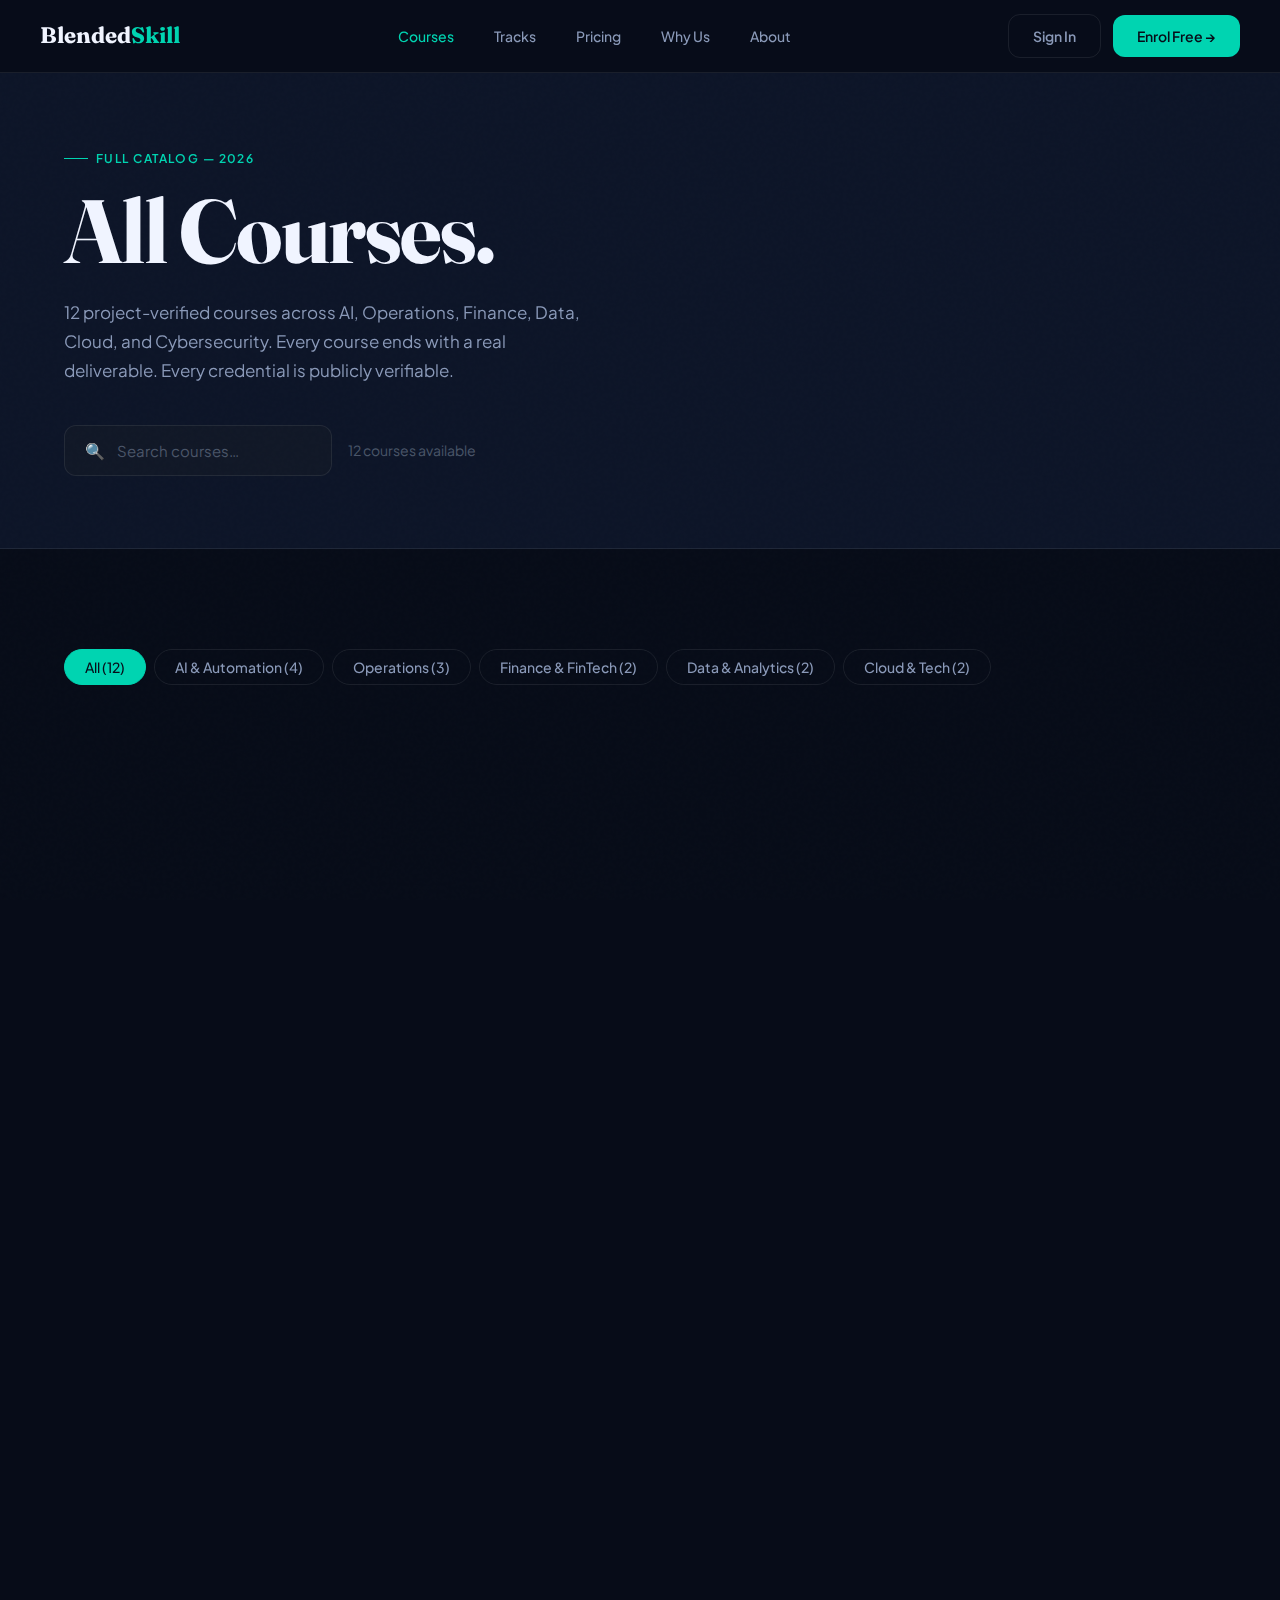
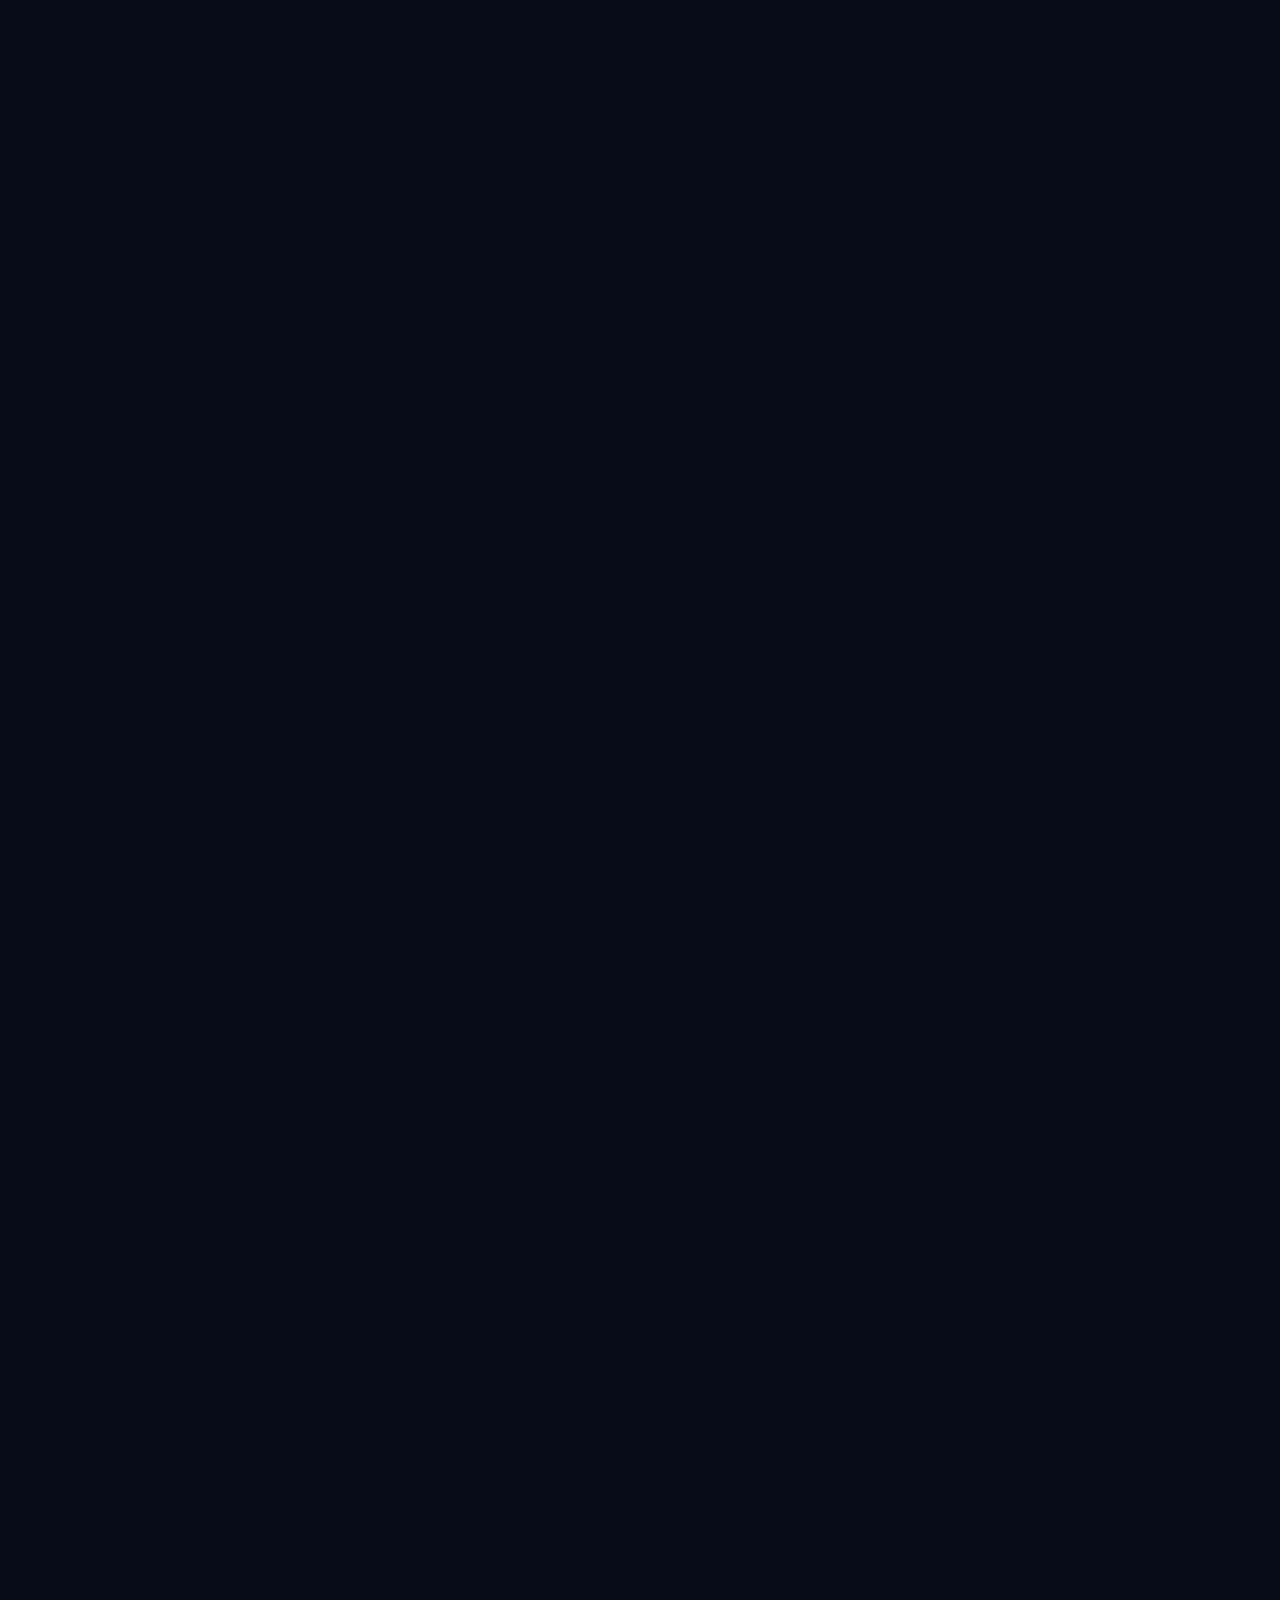
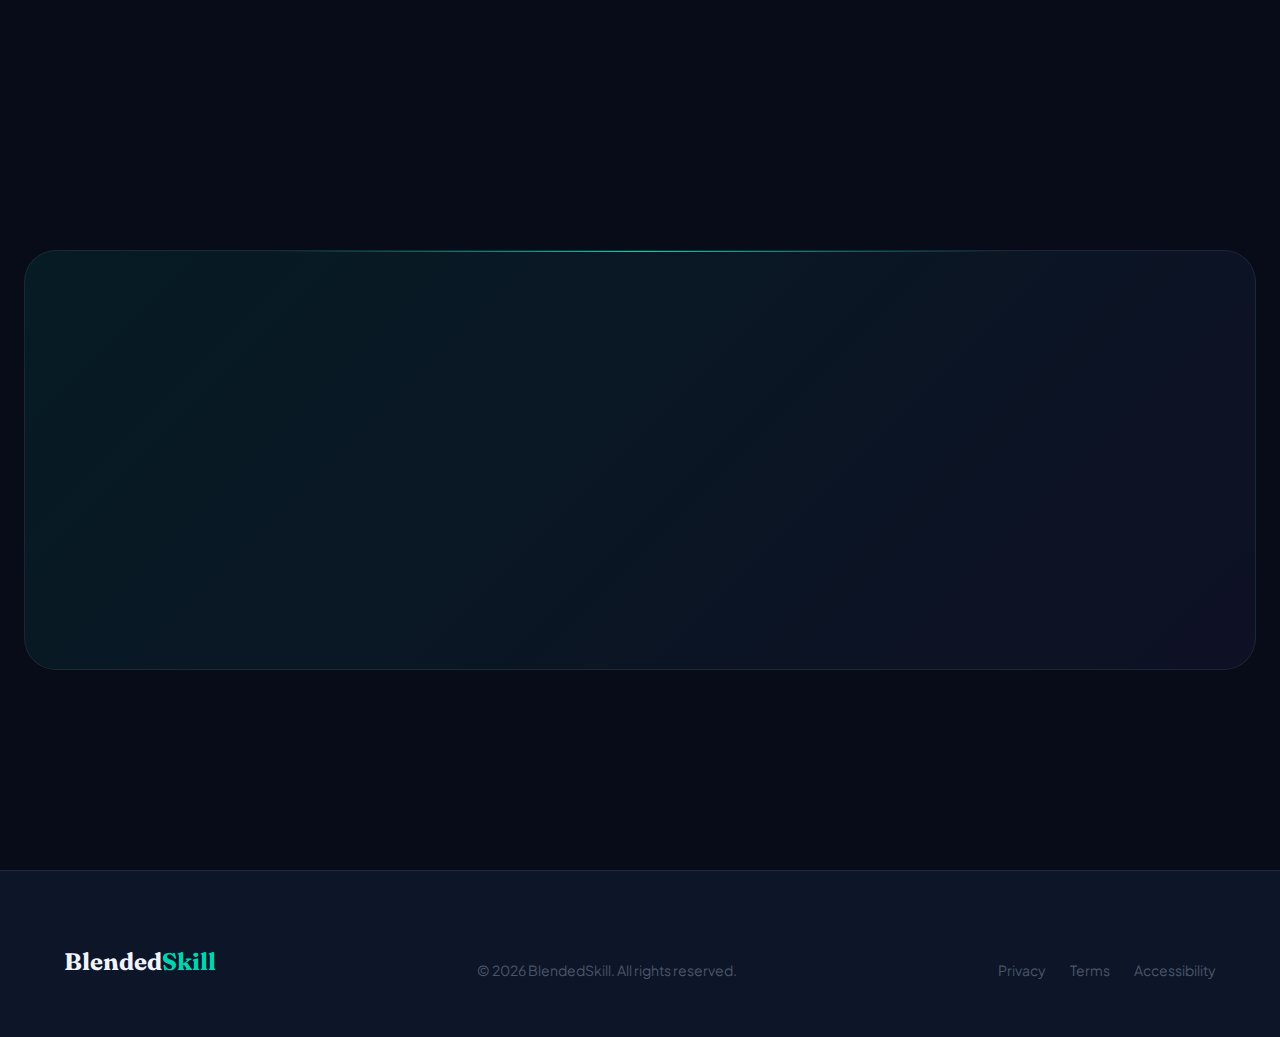
<file: courses.html>
<!DOCTYPE html>
<html lang="en">
<head>
  <meta charset="UTF-8" />
  <meta name="viewport" content="width=device-width, initial-scale=1.0" />
  <title>All Courses 2026 — BlendedSkill</title>
  <meta name="description" content="Browse the full 2026 BlendedSkill course catalog — AI, Operations, Finance, Data Analytics, Cloud, and Cybersecurity. All project-verified." />
  <link rel="icon" href="data:image/svg+xml,<svg xmlns='http://www.w3.org/2000/svg' viewBox='0 0 100 100'><text y='.9em' font-size='90'>🎓</text></svg>" />
  <link rel="stylesheet" href="css/style.css" />
  <style>
    .search-bar {
      display: flex; align-items: center; gap: 12px;
      background: var(--bg-card); border: 1px solid var(--border);
      border-radius: var(--radius-md); padding: 12px 20px;
      max-width: 480px;
    }
    .search-bar input {
      background: none; border: none; outline: none;
      color: var(--text-primary); font-family: var(--font-body);
      font-size: 0.9375rem; flex: 1;
    }
    .search-bar input::placeholder { color: var(--text-muted); }
    .level-badge {
      font-size: 0.75rem; font-weight: 600; padding: 3px 10px;
      border-radius: 100px;
    }
    .level-beginner { background: rgba(16,185,129,0.12); color: #10B981; border: 1px solid rgba(16,185,129,0.2); }
    .level-intermediate { background: var(--amber-dim); color: var(--amber); border: 1px solid rgba(245,166,35,0.2); }
    .level-advanced { background: var(--rose-dim, rgba(244,63,94,0.12)); color: var(--rose); border: 1px solid rgba(244,63,94,0.2); }
    .course-full-desc { font-size: 0.875rem; color: var(--text-secondary); line-height: 1.6; margin-bottom: 16px; }
    .course-outcomes { display: flex; flex-direction: column; gap: 6px; }
    .course-outcome { display: flex; align-items: flex-start; gap: 8px; font-size: 0.8125rem; color: var(--text-secondary); }
    .course-outcome::before { content: '✓'; color: var(--teal); font-weight: 700; flex-shrink: 0; margin-top: 1px; }
  </style>
</head>
<body>

<nav class="nav scrolled" id="main-nav" role="navigation">
  <div class="nav-inner">
    <a href="index.html" class="nav-logo">Blended<span>Skill</span></a>
    <ul class="nav-links">
      <li><a href="courses.html" style="color:var(--teal)">Courses</a></li>
      <li><a href="index.html#tracks">Tracks</a></li>
      <li><a href="index.html#pricing">Pricing</a></li>
      <li><a href="index.html#why-us">Why Us</a></li>
      <li><a href="about.html">About</a></li>
    </ul>
    <div class="nav-cta">
      <a href="index.html#contact" class="btn-nav btn-nav-ghost">Sign In</a>
      <a href="index.html#courses" class="btn-nav btn-nav-primary">Enrol Free →</a>
    </div>
    <button class="hamburger" id="hamburger" aria-label="Open menu" aria-expanded="false"><span></span><span></span><span></span></button>
  </div>
</nav>
<nav class="mobile-menu" id="mobile-menu">
  <a href="index.html#courses">Courses</a>
  <a href="index.html#tracks">Learning Tracks</a>
  <a href="index.html#pricing">Pricing</a>
  <a href="about.html">About</a>
</nav>

<!-- Hero -->
<section style="padding:140px 0 72px;background:var(--bg-secondary);border-bottom:1px solid var(--border)">
  <div class="container">
    <div class="fade-up">
      <div class="section-label">Full Catalog — 2026</div>
      <h1 class="display-xl" style="margin-bottom:20px">All Courses.</h1>
      <p style="color:var(--text-secondary);font-size:1.0625rem;max-width:520px;line-height:1.7">
        12 project-verified courses across AI, Operations, Finance, Data, Cloud, and Cybersecurity.
        Every course ends with a real deliverable. Every credential is publicly verifiable.
      </p>
    </div>

    <div style="display:flex;gap:16px;margin-top:40px;flex-wrap:wrap;align-items:center">
      <div class="search-bar" role="search">
        <span aria-hidden="true">🔍</span>
        <input type="search" id="course-search" placeholder="Search courses…" aria-label="Search all courses" />
      </div>
      <div style="font-size:0.875rem;color:var(--text-muted)">12 courses available</div>
    </div>
  </div>
</section>

<!-- Catalog -->
<section class="section">
  <div class="container">
    <!-- Tabs -->
    <div class="course-tabs" id="catalog-tabs" role="tablist">
      <button class="course-tab active" data-category="all" role="tab" aria-selected="true">All (12)</button>
      <button class="course-tab" data-category="ai" role="tab">AI & Automation (4)</button>
      <button class="course-tab" data-category="operations" role="tab">Operations (3)</button>
      <button class="course-tab" data-category="finance" role="tab">Finance & FinTech (2)</button>
      <button class="course-tab" data-category="data" role="tab">Data & Analytics (2)</button>
      <button class="course-tab" data-category="cloud" role="tab">Cloud & Tech (2)</button>
    </div>

    <div class="course-grid stagger-children" id="full-catalog">

      <!-- 1 -->
      <article class="course-card" data-category="ai">
        <div class="course-card-top">
          <div style="display:flex;justify-content:space-between;align-items:flex-start;margin-bottom:16px">
            <div class="course-card-badge badge-teal">AI & Automation</div>
            <div style="display:flex;gap:8px"><span class="new-badge">NEW 2026</span><span class="level-badge level-intermediate">Intermediate</span></div>
          </div>
          <span class="course-card-icon" aria-hidden="true">🤖</span>
          <h2 class="course-card-title">AI Prompt Engineering & LLM Operations</h2>
          <p class="course-full-desc">Master advanced prompt design, chain-of-thought reasoning, RAG pipelines, and production LLM deployment. Learn to evaluate model outputs and build repeatable prompt libraries used in professional AI workflows.</p>
          <div class="course-outcomes">
            <div class="course-outcome">Design and document a professional prompt library</div>
            <div class="course-outcome">Build a RAG pipeline with a real knowledge base</div>
            <div class="course-outcome">Deploy and monitor an LLM application end-to-end</div>
          </div>
        </div>
        <div class="course-card-bottom">
          <div class="course-meta"><span class="course-meta-item">⏱ 30 hrs</span><span class="course-meta-item">📋 8 modules</span><span class="course-meta-item">🏆 Verified cert.</span></div>
          <div style="text-align:right">
            <div class="course-price">$650</div>
            <a href="index.html#contact" class="btn btn-primary btn-sm" style="margin-top:8px;display:inline-block">Enrol Now</a>
          </div>
        </div>
      </article>

      <!-- 2 -->
      <article class="course-card" data-category="ai">
        <div class="course-card-top">
          <div style="display:flex;justify-content:space-between;align-items:flex-start;margin-bottom:16px">
            <div class="course-card-badge badge-purple">Agentic AI</div>
            <div style="display:flex;gap:8px"><span class="new-badge">NEW 2026</span><span class="level-badge level-intermediate">Intermediate</span></div>
          </div>
          <span class="course-card-icon" aria-hidden="true">⚡</span>
          <h2 class="course-card-title">Agentic AI Workflows with Make & n8n</h2>
          <p class="course-full-desc">Design, build, and deploy autonomous multi-step AI agents using no-code automation platforms. Connect LLMs to real business tools including CRMs, email, spreadsheets, and databases without writing code.</p>
          <div class="course-outcomes">
            <div class="course-outcome">Deploy a live, production-ready AI workflow</div>
            <div class="course-outcome">Connect AI agents to 5+ business tools</div>
            <div class="course-outcome">Document agentic workflows to professional standards</div>
          </div>
        </div>
        <div class="course-card-bottom">
          <div class="course-meta"><span class="course-meta-item">⏱ 35 hrs</span><span class="course-meta-item">📋 10 modules</span><span class="course-meta-item">🏆 Verified cert.</span></div>
          <div style="text-align:right">
            <div class="course-price">$700</div>
            <a href="index.html#contact" class="btn btn-primary btn-sm" style="margin-top:8px;display:inline-block">Enrol Now</a>
          </div>
        </div>
      </article>

      <!-- 3 -->
      <article class="course-card" data-category="ai">
        <div class="course-card-top">
          <div style="display:flex;justify-content:space-between;align-items:flex-start;margin-bottom:16px">
            <div class="course-card-badge badge-teal">AI for Business</div>
            <div style="display:flex;gap:8px"><span class="new-badge">NEW 2026</span><span class="level-badge level-beginner">All Levels</span></div>
          </div>
          <span class="course-card-icon" aria-hidden="true">🧠</span>
          <h2 class="course-card-title">Generative AI for Business Leaders</h2>
          <p class="course-full-desc">Evaluate, implement, and govern GenAI tools across your organisation. Master AI ROI frameworks, vendor selection, policy design, and risk management. Designed for non-technical business professionals.</p>
          <div class="course-outcomes">
            <div class="course-outcome">Build a full AI adoption strategy document</div>
            <div class="course-outcome">Conduct AI vendor evaluation using a structured framework</div>
            <div class="course-outcome">Design an AI governance and risk register</div>
          </div>
        </div>
        <div class="course-card-bottom">
          <div class="course-meta"><span class="course-meta-item">⏱ 24 hrs</span><span class="course-meta-item">📋 6 modules</span><span class="course-meta-item">🏆 Verified cert.</span></div>
          <div style="text-align:right">
            <div class="course-price">$450</div>
            <a href="index.html#contact" class="btn btn-primary btn-sm" style="margin-top:8px;display:inline-block">Enrol Now</a>
          </div>
        </div>
      </article>

      <!-- 4 -->
      <article class="course-card" data-category="operations">
        <div class="course-card-top">
          <div style="display:flex;justify-content:space-between;align-items:flex-start;margin-bottom:16px">
            <div class="course-card-badge badge-amber">Automation</div>
            <span class="level-badge level-intermediate">Intermediate</span>
          </div>
          <span class="course-card-icon" aria-hidden="true">🔄</span>
          <h2 class="course-card-title">Operations Automation Fundamentals</h2>
          <p class="course-full-desc">Identify automation opportunities, build an ROI-ranked backlog, and deploy your first workflow using modern no-code tools. Learn to present automation proposals to leadership in language they understand.</p>
          <div class="course-outcomes">
            <div class="course-outcome">Build a working automation with a full ROI model</div>
            <div class="course-outcome">Create a prioritised automation backlog</div>
            <div class="course-outcome">Present findings to a practitioner reviewer</div>
          </div>
        </div>
        <div class="course-card-bottom">
          <div class="course-meta"><span class="course-meta-item">⏱ 35 hrs</span><span class="course-meta-item">📋 9 modules</span><span class="course-meta-item">🏆 Verified cert.</span></div>
          <div style="text-align:right">
            <div class="course-price">$600</div>
            <a href="index.html#contact" class="btn btn-primary btn-sm" style="margin-top:8px;display:inline-block">Enrol Now</a>
          </div>
        </div>
      </article>

      <!-- 5 -->
      <article class="course-card" data-category="operations">
        <div class="course-card-top">
          <div style="display:flex;justify-content:space-between;align-items:flex-start;margin-bottom:16px">
            <div class="course-card-badge badge-teal">Operations</div>
            <span class="level-badge level-beginner">Beginner – Inter.</span>
          </div>
          <span class="course-card-icon" aria-hidden="true">📊</span>
          <h2 class="course-card-title">Process Improvement Essentials</h2>
          <p class="course-full-desc">Apply Lean, Six Sigma, and BPMN process mapping techniques to real business scenarios. Learn to identify waste, model improved states, and build business cases for change that get approved.</p>
          <div class="course-outcomes">
            <div class="course-outcome">Create a professional AS-IS and TO-BE process map</div>
            <div class="course-outcome">Write an improvement proposal with measurable targets</div>
            <div class="course-outcome">Deliver a Lean waste analysis across a business function</div>
          </div>
        </div>
        <div class="course-card-bottom">
          <div class="course-meta"><span class="course-meta-item">⏱ 40 hrs</span><span class="course-meta-item">📋 10 modules</span><span class="course-meta-item">🏆 Verified cert.</span></div>
          <div style="text-align:right">
            <div class="course-price">$500</div>
            <a href="index.html#contact" class="btn btn-primary btn-sm" style="margin-top:8px;display:inline-block">Enrol Now</a>
          </div>
        </div>
      </article>

      <!-- 6 -->
      <article class="course-card" data-category="operations">
        <div class="course-card-top">
          <div style="display:flex;justify-content:space-between;align-items:flex-start;margin-bottom:16px">
            <div class="course-card-badge badge-teal">Product Ops</div>
            <div style="display:flex;gap:8px"><span class="new-badge">NEW 2026</span><span class="level-badge level-intermediate">Intermediate</span></div>
          </div>
          <span class="course-card-icon" aria-hidden="true">📦</span>
          <h2 class="course-card-title">Product Operations Management</h2>
          <p class="course-full-desc">Learn how leading tech companies structure product operations — from roadmap management and OKRs to launch readiness reviews and customer feedback loops. Based on frameworks from Google, Stripe, and Shopify.</p>
          <div class="course-outcomes">
            <div class="course-outcome">Build a complete Product Ops framework document</div>
            <div class="course-outcome">Design a launch readiness checklist and metrics dashboard</div>
            <div class="course-outcome">Map a feedback loop from customer to roadmap</div>
          </div>
        </div>
        <div class="course-card-bottom">
          <div class="course-meta"><span class="course-meta-item">⏱ 36 hrs</span><span class="course-meta-item">📋 9 modules</span><span class="course-meta-item">🏆 Verified cert.</span></div>
          <div style="text-align:right">
            <div class="course-price">$630</div>
            <a href="index.html#contact" class="btn btn-primary btn-sm" style="margin-top:8px;display:inline-block">Enrol Now</a>
          </div>
        </div>
      </article>

      <!-- 7 -->
      <article class="course-card" data-category="finance">
        <div class="course-card-top">
          <div style="display:flex;justify-content:space-between;align-items:flex-start;margin-bottom:16px">
            <div class="course-card-badge badge-amber">Finance & FinTech</div>
            <span class="level-badge level-intermediate">Intermediate</span>
          </div>
          <span class="course-card-icon" aria-hidden="true">💳</span>
          <h2 class="course-card-title">Payments & Financial Operations</h2>
          <p class="course-full-desc">Map global payment flows end-to-end, understand regulatory frameworks (PCI-DSS, PSD2, ISO 20022), and analyse the controls that protect money movement. Essential for FinTech and bank operations roles.</p>
          <div class="course-outcomes">
            <div class="course-outcome">Build end-to-end payment flow diagrams</div>
            <div class="course-outcome">Complete a controls gap analysis for a payment process</div>
            <div class="course-outcome">Document a regulatory compliance checklist</div>
          </div>
        </div>
        <div class="course-card-bottom">
          <div class="course-meta"><span class="course-meta-item">⏱ 30 hrs</span><span class="course-meta-item">📋 8 modules</span><span class="course-meta-item">🏆 Verified cert.</span></div>
          <div style="text-align:right">
            <div class="course-price">$550</div>
            <a href="index.html#contact" class="btn btn-primary btn-sm" style="margin-top:8px;display:inline-block">Enrol Now</a>
          </div>
        </div>
      </article>

      <!-- 8 -->
      <article class="course-card" data-category="finance">
        <div class="course-card-top">
          <div style="display:flex;justify-content:space-between;align-items:flex-start;margin-bottom:16px">
            <div class="course-card-badge badge-amber">Risk & Controls</div>
            <span class="level-badge level-intermediate">Intermediate</span>
          </div>
          <span class="course-card-icon" aria-hidden="true">🛡️</span>
          <h2 class="course-card-title">Risk & Controls Fundamentals</h2>
          <p class="course-full-desc">Build professional-grade control matrices, conduct end-to-end risk assessments, and document findings to Big Four audit standards. Used by finance operations, internal audit, and compliance teams globally.</p>
          <div class="course-outcomes">
            <div class="course-outcome">Build a control matrix for a business process</div>
            <div class="course-outcome">Conduct and document a risk assessment</div>
            <div class="course-outcome">Write audit-ready control testing procedures</div>
          </div>
        </div>
        <div class="course-card-bottom">
          <div class="course-meta"><span class="course-meta-item">⏱ 30 hrs</span><span class="course-meta-item">📋 8 modules</span><span class="course-meta-item">🏆 Verified cert.</span></div>
          <div style="text-align:right">
            <div class="course-price">$580</div>
            <a href="index.html#contact" class="btn btn-primary btn-sm" style="margin-top:8px;display:inline-block">Enrol Now</a>
          </div>
        </div>
      </article>

      <!-- 9 -->
      <article class="course-card" data-category="data">
        <div class="course-card-top">
          <div style="display:flex;justify-content:space-between;align-items:flex-start;margin-bottom:16px">
            <div class="course-card-badge badge-teal">Data & Analytics</div>
            <div style="display:flex;gap:8px"><span class="new-badge">NEW 2026</span><span class="level-badge level-beginner">Beginner – Inter.</span></div>
          </div>
          <span class="course-card-icon" aria-hidden="true">🗃️</span>
          <h2 class="course-card-title">SQL for Business Analysts</h2>
          <p class="course-full-desc">From basic SELECT to advanced window functions, CTEs, and optimised query design. Write production-grade SQL that answers real business questions using industry-standard datasets.</p>
          <div class="course-outcomes">
            <div class="course-outcome">Write a full analytical SQL report on a live dataset</div>
            <div class="course-outcome">Use window functions and CTEs in production queries</div>
            <div class="course-outcome">Design a self-serve analytics query library</div>
          </div>
        </div>
        <div class="course-card-bottom">
          <div class="course-meta"><span class="course-meta-item">⏱ 28 hrs</span><span class="course-meta-item">📋 7 modules</span><span class="course-meta-item">🏆 Verified cert.</span></div>
          <div style="text-align:right">
            <div class="course-price">$480</div>
            <a href="index.html#contact" class="btn btn-primary btn-sm" style="margin-top:8px;display:inline-block">Enrol Now</a>
          </div>
        </div>
      </article>

      <!-- 10 -->
      <article class="course-card" data-category="data">
        <div class="course-card-top">
          <div style="display:flex;justify-content:space-between;align-items:flex-start;margin-bottom:16px">
            <div class="course-card-badge badge-purple">Data Analytics</div>
            <div style="display:flex;gap:8px"><span class="new-badge">NEW 2026</span><span class="level-badge level-intermediate">Intermediate</span></div>
          </div>
          <span class="course-card-icon" aria-hidden="true">🐍</span>
          <h2 class="course-card-title">Data Analytics with Python & Pandas</h2>
          <p class="course-full-desc">Analyse real-world datasets using Python, Pandas, NumPy, and Matplotlib. Cover the full analytics pipeline: data ingestion, cleaning, exploratory analysis, statistical insight, and visual storytelling.</p>
          <div class="course-outcomes">
            <div class="course-outcome">Build an end-to-end analytics project with a real dataset</div>
            <div class="course-outcome">Create a visual data narrative using Matplotlib/Seaborn</div>
            <div class="course-outcome">Write a professional analytics findings report</div>
          </div>
        </div>
        <div class="course-card-bottom">
          <div class="course-meta"><span class="course-meta-item">⏱ 40 hrs</span><span class="course-meta-item">📋 10 modules</span><span class="course-meta-item">🏆 Verified cert.</span></div>
          <div style="text-align:right">
            <div class="course-price">$620</div>
            <a href="index.html#contact" class="btn btn-primary btn-sm" style="margin-top:8px;display:inline-block">Enrol Now</a>
          </div>
        </div>
      </article>

      <!-- 11 -->
      <article class="course-card" data-category="cloud">
        <div class="course-card-top">
          <div style="display:flex;justify-content:space-between;align-items:flex-start;margin-bottom:16px">
            <div class="course-card-badge badge-rose">Cloud & Tech</div>
            <div style="display:flex;gap:8px"><span class="new-badge">NEW 2026</span><span class="level-badge level-beginner">Beginner</span></div>
          </div>
          <span class="course-card-icon" aria-hidden="true">☁️</span>
          <h2 class="course-card-title">Cloud Operations for Non-Engineers</h2>
          <p class="course-full-desc">Master AWS and Azure from an operations and business perspective — cost management, SLA monitoring, incident response, and vendor management. No prior coding experience required.</p>
          <div class="course-outcomes">
            <div class="course-outcome">Build a cloud operations runbook from scratch</div>
            <div class="course-outcome">Design a cost monitoring and optimisation framework</div>
            <div class="course-outcome">Write an incident response playbook for cloud outages</div>
          </div>
        </div>
        <div class="course-card-bottom">
          <div class="course-meta"><span class="course-meta-item">⏱ 32 hrs</span><span class="course-meta-item">📋 8 modules</span><span class="course-meta-item">🏆 Verified cert.</span></div>
          <div style="text-align:right">
            <div class="course-price">$520</div>
            <a href="index.html#contact" class="btn btn-primary btn-sm" style="margin-top:8px;display:inline-block">Enrol Now</a>
          </div>
        </div>
      </article>

      <!-- 12 -->
      <article class="course-card" data-category="cloud">
        <div class="course-card-top">
          <div style="display:flex;justify-content:space-between;align-items:flex-start;margin-bottom:16px">
            <div class="course-card-badge badge-rose">Cybersecurity</div>
            <div style="display:flex;gap:8px"><span class="new-badge">NEW 2026</span><span class="level-badge level-beginner">Beginner</span></div>
          </div>
          <span class="course-card-icon" aria-hidden="true">🔐</span>
          <h2 class="course-card-title">Cybersecurity Foundations for Operations</h2>
          <p class="course-full-desc">Understand the threat landscape, security frameworks (NIST CSF, ISO 27001), and incident response procedures. Designed for non-technical operations and compliance professionals who need security fluency.</p>
          <div class="course-outcomes">
            <div class="course-outcome">Complete a NIST CSF-aligned security assessment</div>
            <div class="course-outcome">Write an incident response procedure document</div>
            <div class="course-outcome">Map security controls to compliance requirements</div>
          </div>
        </div>
        <div class="course-card-bottom">
          <div class="course-meta"><span class="course-meta-item">⏱ 28 hrs</span><span class="course-meta-item">📋 7 modules</span><span class="course-meta-item">🏆 Verified cert.</span></div>
          <div style="text-align:right">
            <div class="course-price">$490</div>
            <a href="index.html#contact" class="btn btn-primary btn-sm" style="margin-top:8px;display:inline-block">Enrol Now</a>
          </div>
        </div>
      </article>

    </div>
  </div>
</section>

<section class="section" style="padding-top:0">
  <div class="cta-section">
    <div class="fade-up">
      <h2 class="cta-title">Not sure which course to start with?</h2>
      <p class="cta-sub">Browse our Learning Tracks — curated 4-course sequences that build progressively and save up to $520.</p>
      <div class="cta-actions">
        <a href="index.html#tracks" class="btn btn-primary btn-lg">View Learning Tracks →</a>
        <a href="index.html#contact" class="btn btn-secondary btn-lg">Ask Us Anything</a>
      </div>
    </div>
  </div>
</section>

<footer class="footer" role="contentinfo">
  <div class="container">
    <div style="display:flex;justify-content:space-between;align-items:center;flex-wrap:wrap;gap:16px">
      <a href="index.html" class="footer-logo">Blended<span>Skill</span></a>
      <span style="font-size:0.875rem;color:var(--text-muted)">© 2026 BlendedSkill. All rights reserved.</span>
      <nav style="display:flex;gap:24px">
        <a href="privacy.html" style="font-size:0.875rem;color:var(--text-muted)">Privacy</a>
        <a href="terms.html" style="font-size:0.875rem;color:var(--text-muted)">Terms</a>
        <a href="accessibility.html" style="font-size:0.875rem;color:var(--text-muted)">Accessibility</a>
      </nav>
    </div>
  </div>
</footer>

<script src="js/main.js"></script>
<script>
  // Live search filter for course catalog
  const searchInput = document.getElementById('course-search');
  if (searchInput) {
    searchInput.addEventListener('input', () => {
      const query = searchInput.value.toLowerCase();
      document.querySelectorAll('#full-catalog .course-card').forEach(card => {
        const text = card.textContent.toLowerCase();
        card.style.opacity = text.includes(query) ? '1' : '0.15';
        card.style.transform = text.includes(query) ? 'scale(1)' : 'scale(0.97)';
        card.style.transition = 'opacity 0.25s, transform 0.25s';
        card.style.pointerEvents = text.includes(query) ? 'auto' : 'none';
      });
    });
  }
</script>
</body>
</html>
</file>
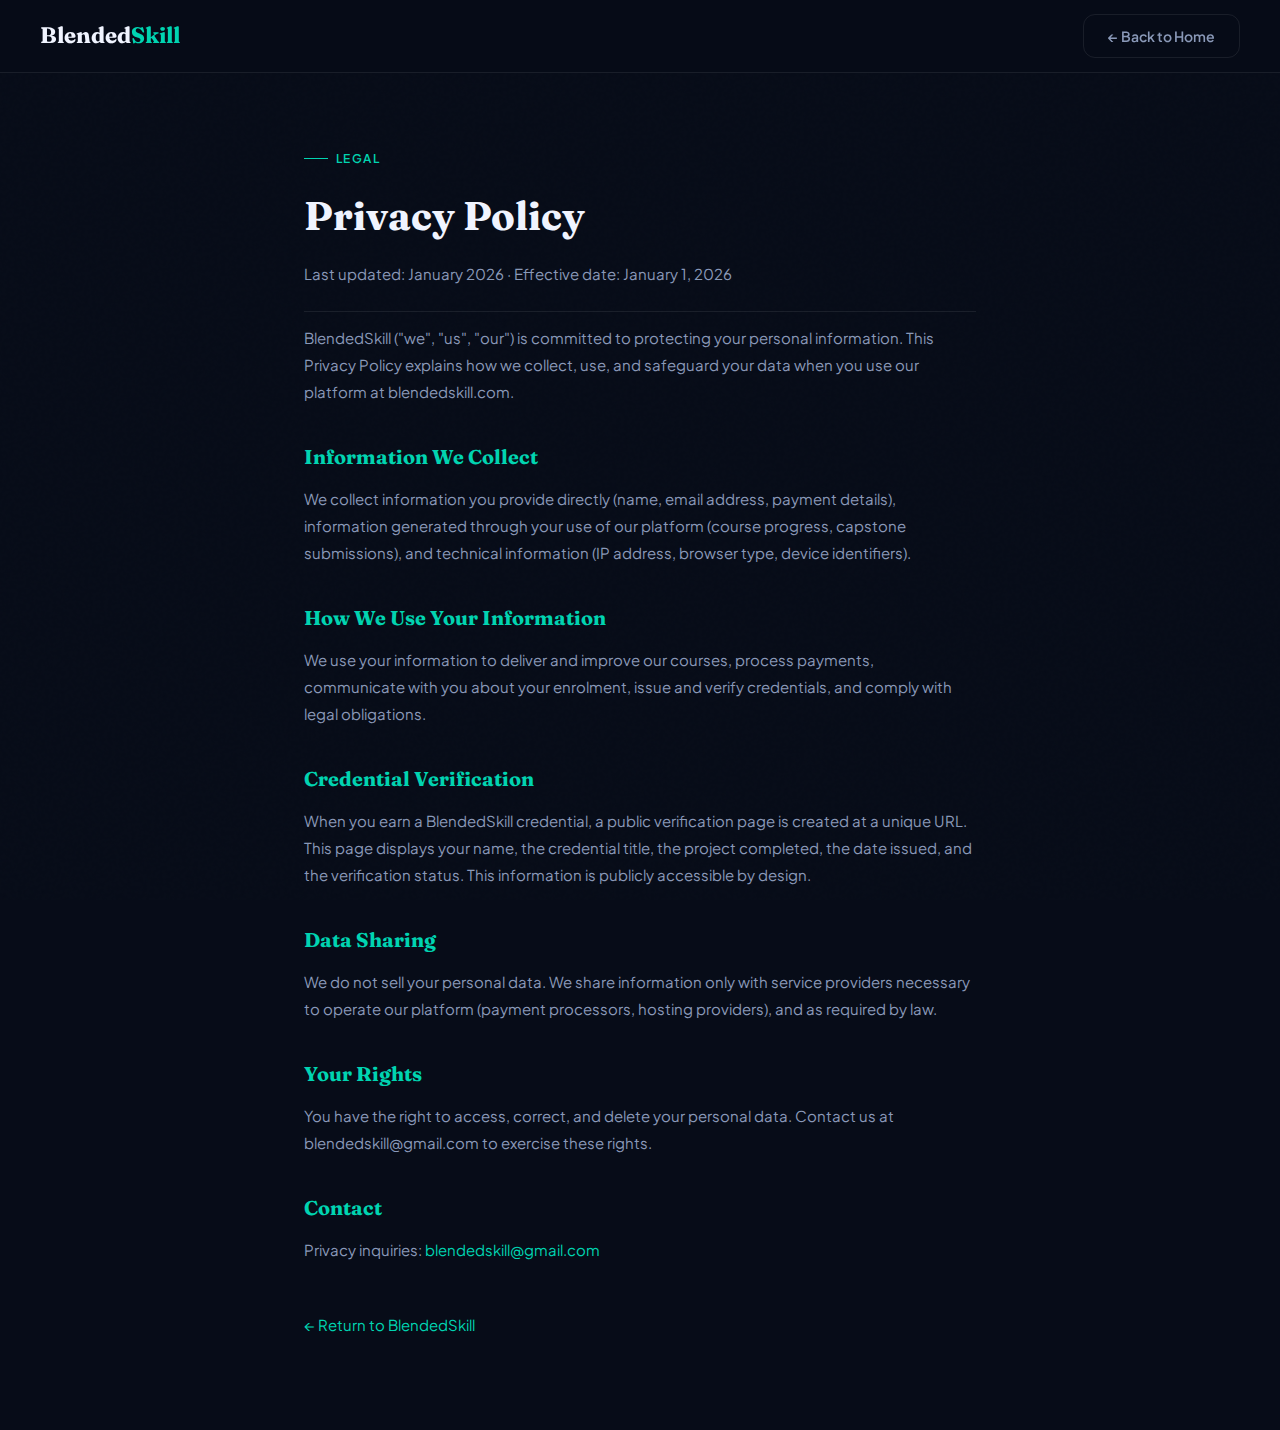
<file: privacy.html>
<!DOCTYPE html>
<html lang="en">
<head>
  <meta charset="UTF-8" /><meta name="viewport" content="width=device-width, initial-scale=1.0" />
  <title>Privacy Policy — BlendedSkill</title>
  <link rel="icon" href="data:image/svg+xml,<svg xmlns='http://www.w3.org/2000/svg' viewBox='0 0 100 100'><text y='.9em' font-size='90'>🎓</text></svg>" />
  <link rel="stylesheet" href="css/style.css" />
  <style>.legal-body{max-width:720px;margin:0 auto;padding:140px 24px 80px}.legal-body h1{font-family:var(--font-display);font-size:2.5rem;margin-bottom:12px}.legal-body h2{font-family:var(--font-display);font-size:1.25rem;margin:36px 0 12px;color:var(--teal)}.legal-body p,.legal-body li{font-size:.9375rem;color:var(--text-secondary);line-height:1.8;margin-bottom:12px}.legal-meta{font-size:.875rem;color:var(--text-muted);margin-bottom:40px;padding-bottom:24px;border-bottom:1px solid var(--border)}</style>
</head>
<body>
<nav class="nav scrolled" id="main-nav"><div class="nav-inner"><a href="index.html" class="nav-logo">Blended<span>Skill</span></a><div class="nav-cta"><a href="index.html" class="btn-nav btn-nav-ghost">← Back to Home</a></div></div></nav>
<div class="legal-body">
  <div class="section-label">Legal</div>
  <h1>Privacy Policy</h1>
  <p class="legal-meta">Last updated: January 2026 · Effective date: January 1, 2026</p>
  <p>BlendedSkill ("we", "us", "our") is committed to protecting your personal information. This Privacy Policy explains how we collect, use, and safeguard your data when you use our platform at blendedskill.com.</p>
  <h2>Information We Collect</h2>
  <p>We collect information you provide directly (name, email address, payment details), information generated through your use of our platform (course progress, capstone submissions), and technical information (IP address, browser type, device identifiers).</p>
  <h2>How We Use Your Information</h2>
  <p>We use your information to deliver and improve our courses, process payments, communicate with you about your enrolment, issue and verify credentials, and comply with legal obligations.</p>
  <h2>Credential Verification</h2>
  <p>When you earn a BlendedSkill credential, a public verification page is created at a unique URL. This page displays your name, the credential title, the project completed, the date issued, and the verification status. This information is publicly accessible by design.</p>
  <h2>Data Sharing</h2>
  <p>We do not sell your personal data. We share information only with service providers necessary to operate our platform (payment processors, hosting providers), and as required by law.</p>
  <h2>Your Rights</h2>
  <p>You have the right to access, correct, and delete your personal data. Contact us at blendedskill@gmail.com to exercise these rights.</p>
  <h2>Contact</h2>
  <p>Privacy inquiries: <a href="mailto:blendedskill@gmail.com" style="color:var(--teal)">blendedskill@gmail.com</a></p>
  <p style="margin-top:48px"><a href="index.html" style="color:var(--teal)">← Return to BlendedSkill</a></p>
</div>
<script src="js/main.js"></script>
</body></html>
</file>
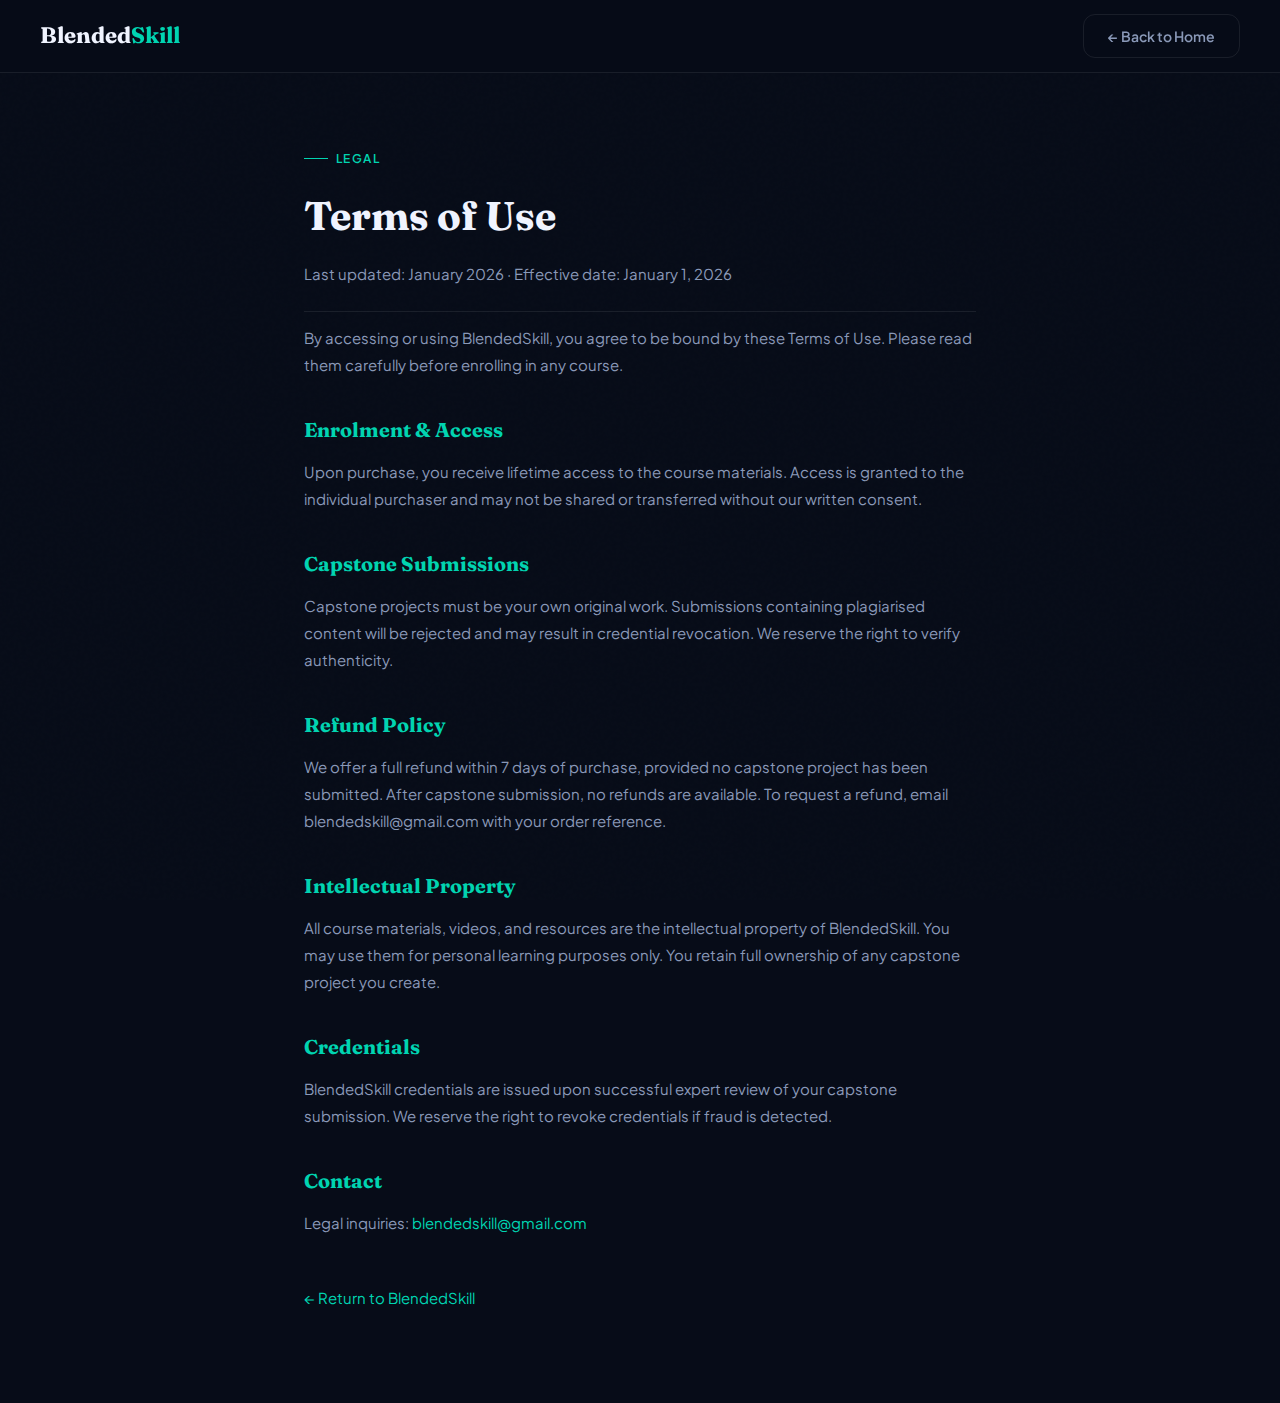
<file: terms.html>
<!DOCTYPE html>
<html lang="en">
<head>
  <meta charset="UTF-8" /><meta name="viewport" content="width=device-width, initial-scale=1.0" />
  <title>Terms of Use — BlendedSkill</title>
  <link rel="icon" href="data:image/svg+xml,<svg xmlns='http://www.w3.org/2000/svg' viewBox='0 0 100 100'><text y='.9em' font-size='90'>🎓</text></svg>" />
  <link rel="stylesheet" href="css/style.css" />
  <style>.legal-body{max-width:720px;margin:0 auto;padding:140px 24px 80px}.legal-body h1{font-family:var(--font-display);font-size:2.5rem;margin-bottom:12px}.legal-body h2{font-family:var(--font-display);font-size:1.25rem;margin:36px 0 12px;color:var(--teal)}.legal-body p,.legal-body li{font-size:.9375rem;color:var(--text-secondary);line-height:1.8;margin-bottom:12px}.legal-meta{font-size:.875rem;color:var(--text-muted);margin-bottom:40px;padding-bottom:24px;border-bottom:1px solid var(--border)}</style>
</head>
<body>
<nav class="nav scrolled" id="main-nav"><div class="nav-inner"><a href="index.html" class="nav-logo">Blended<span>Skill</span></a><div class="nav-cta"><a href="index.html" class="btn-nav btn-nav-ghost">← Back to Home</a></div></div></nav>
<div class="legal-body">
  <div class="section-label">Legal</div>
  <h1>Terms of Use</h1>
  <p class="legal-meta">Last updated: January 2026 · Effective date: January 1, 2026</p>
  <p>By accessing or using BlendedSkill, you agree to be bound by these Terms of Use. Please read them carefully before enrolling in any course.</p>
  <h2>Enrolment & Access</h2>
  <p>Upon purchase, you receive lifetime access to the course materials. Access is granted to the individual purchaser and may not be shared or transferred without our written consent.</p>
  <h2>Capstone Submissions</h2>
  <p>Capstone projects must be your own original work. Submissions containing plagiarised content will be rejected and may result in credential revocation. We reserve the right to verify authenticity.</p>
  <h2>Refund Policy</h2>
  <p>We offer a full refund within 7 days of purchase, provided no capstone project has been submitted. After capstone submission, no refunds are available. To request a refund, email blendedskill@gmail.com with your order reference.</p>
  <h2>Intellectual Property</h2>
  <p>All course materials, videos, and resources are the intellectual property of BlendedSkill. You may use them for personal learning purposes only. You retain full ownership of any capstone project you create.</p>
  <h2>Credentials</h2>
  <p>BlendedSkill credentials are issued upon successful expert review of your capstone submission. We reserve the right to revoke credentials if fraud is detected.</p>
  <h2>Contact</h2>
  <p>Legal inquiries: <a href="mailto:blendedskill@gmail.com" style="color:var(--teal)">blendedskill@gmail.com</a></p>
  <p style="margin-top:48px"><a href="index.html" style="color:var(--teal)">← Return to BlendedSkill</a></p>
</div>
<script src="js/main.js"></script>
</body></html>
</file>
<file: css/style.css>
@import url('https://fonts.googleapis.com/css2?family=Fraunces:ital,wght@0,300;0,400;0,600;0,700;0,900;1,300;1,600&family=Plus+Jakarta+Sans:wght@300;400;500;600;700&display=swap');

/* ============================================================
   DESIGN TOKENS
   ============================================================ */
:root {
  --bg-primary:    #070C18;
  --bg-secondary:  #0D1528;
  --bg-card:       #111827;
  --bg-card-hover: #161F35;
  --border:        rgba(255,255,255,0.08);
  --border-glow:   rgba(0,212,177,0.3);

  --teal:          #00D4B1;
  --teal-dim:      rgba(0,212,177,0.15);
  --amber:         #F5A623;
  --amber-dim:     rgba(245,166,35,0.15);
  --purple:        #8B5CF6;
  --purple-dim:    rgba(139,92,246,0.15);
  --rose:          #F43F5E;

  --text-primary:  #F0F4FF;
  --text-secondary:#8A99B8;
  --text-muted:    #4A5568;

  --font-display:  'Fraunces', Georgia, serif;
  --font-body:     'Plus Jakarta Sans', system-ui, sans-serif;

  --radius-sm:     6px;
  --radius-md:     12px;
  --radius-lg:     20px;
  --radius-xl:     32px;

  --shadow-card:   0 4px 24px rgba(0,0,0,0.4);
  --shadow-glow:   0 0 40px rgba(0,212,177,0.15);
  --transition:    0.3s cubic-bezier(0.4, 0, 0.2, 1);
}

/* ============================================================
   RESET & BASE
   ============================================================ */
*, *::before, *::after { box-sizing: border-box; margin: 0; padding: 0; }

html { scroll-behavior: smooth; font-size: 16px; }

body {
  font-family: var(--font-body);
  background: var(--bg-primary);
  color: var(--text-primary);
  line-height: 1.6;
  overflow-x: hidden;
}

img { max-width: 100%; display: block; }
a { text-decoration: none; color: inherit; }
ul { list-style: none; }
button { font-family: var(--font-body); cursor: pointer; border: none; background: none; }

/* ============================================================
   SCROLLBAR
   ============================================================ */
::-webkit-scrollbar { width: 6px; }
::-webkit-scrollbar-track { background: var(--bg-primary); }
::-webkit-scrollbar-thumb { background: var(--teal); border-radius: 3px; }

/* ============================================================
   NOISE TEXTURE OVERLAY
   ============================================================ */
body::before {
  content: '';
  position: fixed; inset: 0; z-index: 0;
  background-image: url("data:image/svg+xml,%3Csvg viewBox='0 0 256 256' xmlns='http://www.w3.org/2000/svg'%3E%3Cfilter id='n'%3E%3CfeTurbulence type='fractalNoise' baseFrequency='0.9' numOctaves='4' stitchTiles='stitch'/%3E%3C/filter%3E%3Crect width='100%25' height='100%25' filter='url(%23n)' opacity='0.03'/%3E%3C/svg%3E");
  pointer-events: none;
  opacity: 0.4;
}

/* ============================================================
   TYPOGRAPHY UTILITIES
   ============================================================ */
.display-xl {
  font-family: var(--font-display);
  font-size: clamp(3rem, 7vw, 6rem);
  font-weight: 700;
  line-height: 1.05;
  letter-spacing: -0.02em;
}
.display-lg {
  font-family: var(--font-display);
  font-size: clamp(2rem, 4vw, 3.5rem);
  font-weight: 600;
  line-height: 1.1;
  letter-spacing: -0.02em;
}
.display-md {
  font-family: var(--font-display);
  font-size: clamp(1.5rem, 2.5vw, 2rem);
  font-weight: 600;
  line-height: 1.2;
}
.label {
  font-size: 0.75rem;
  font-weight: 600;
  letter-spacing: 0.12em;
  text-transform: uppercase;
  color: var(--teal);
}
.section-label {
  display: inline-flex; align-items: center; gap: 8px;
  font-size: 0.75rem; font-weight: 600;
  letter-spacing: 0.12em; text-transform: uppercase;
  color: var(--teal);
  margin-bottom: 1rem;
}
.section-label::before {
  content: '';
  display: block; width: 24px; height: 1px;
  background: var(--teal);
}
.gradient-text {
  background: linear-gradient(135deg, var(--teal) 0%, var(--amber) 100%);
  -webkit-background-clip: text; -webkit-text-fill-color: transparent;
  background-clip: text;
}

/* ============================================================
   LAYOUT
   ============================================================ */
.container { width: 100%; max-width: 1200px; margin: 0 auto; padding: 0 24px; }
.section { padding: 100px 0; position: relative; }

/* ============================================================
   NAVIGATION
   ============================================================ */
.nav {
  position: fixed; top: 0; left: 0; right: 0; z-index: 1000;
  padding: 0 24px;
  transition: var(--transition);
}
.nav.scrolled {
  background: rgba(7,12,24,0.92);
  backdrop-filter: blur(20px);
  -webkit-backdrop-filter: blur(20px);
  border-bottom: 1px solid var(--border);
}
.nav-inner {
  max-width: 1200px; margin: 0 auto;
  display: flex; align-items: center; justify-content: space-between;
  height: 72px;
}
.nav-logo {
  font-family: var(--font-display);
  font-size: 1.4rem; font-weight: 700;
  color: var(--text-primary);
}
.nav-logo span { color: var(--teal); }

.nav-links {
  display: flex; align-items: center; gap: 40px;
}
.nav-links a {
  font-size: 0.875rem; font-weight: 500;
  color: var(--text-secondary);
  transition: var(--transition);
}
.nav-links a:hover { color: var(--text-primary); }

.nav-cta {
  display: flex; align-items: center; gap: 12px;
}
.btn-nav {
  padding: 10px 24px;
  border-radius: var(--radius-md);
  font-size: 0.875rem; font-weight: 600;
  transition: var(--transition);
}
.btn-nav-ghost {
  color: var(--text-secondary);
  border: 1px solid var(--border);
}
.btn-nav-ghost:hover {
  color: var(--text-primary);
  border-color: rgba(255,255,255,0.2);
}
.btn-nav-primary {
  background: var(--teal);
  color: var(--bg-primary);
}
.btn-nav-primary:hover {
  background: #00EECB;
  transform: translateY(-1px);
  box-shadow: 0 4px 20px rgba(0,212,177,0.4);
}

.hamburger {
  display: none; flex-direction: column;
  gap: 5px; padding: 4px; cursor: pointer;
}
.hamburger span {
  display: block; width: 24px; height: 2px;
  background: var(--text-primary);
  border-radius: 2px; transition: var(--transition);
}

/* Mobile nav */
.mobile-menu {
  display: none;
  position: fixed; inset: 0; z-index: 999;
  background: var(--bg-primary);
  padding: 100px 24px 40px;
  flex-direction: column; gap: 32px;
}
.mobile-menu.open { display: flex; }
.mobile-menu a {
  font-size: 1.5rem; font-weight: 500;
  color: var(--text-secondary);
  padding-bottom: 16px;
  border-bottom: 1px solid var(--border);
}

/* ============================================================
   BUTTONS
   ============================================================ */
.btn {
  display: inline-flex; align-items: center; gap: 8px;
  padding: 14px 32px;
  border-radius: var(--radius-md);
  font-size: 0.9375rem; font-weight: 600;
  transition: var(--transition);
  position: relative;
}
.btn-primary {
  background: var(--teal);
  color: var(--bg-primary);
}
.btn-primary:hover {
  background: #00EECB;
  transform: translateY(-2px);
  box-shadow: 0 8px 32px rgba(0,212,177,0.35);
}
.btn-secondary {
  background: transparent;
  color: var(--text-primary);
  border: 1px solid var(--border);
}
.btn-secondary:hover {
  border-color: var(--teal);
  color: var(--teal);
}
.btn-amber {
  background: var(--amber);
  color: var(--bg-primary);
}
.btn-amber:hover {
  background: #FFB83D;
  transform: translateY(-2px);
  box-shadow: 0 8px 32px rgba(245,166,35,0.35);
}
.btn-lg { padding: 18px 40px; font-size: 1rem; border-radius: var(--radius-lg); }
.btn-sm { padding: 10px 20px; font-size: 0.8125rem; border-radius: var(--radius-sm); }

/* Arrow icon for buttons */
.btn .arrow { transition: transform 0.2s; }
.btn:hover .arrow { transform: translateX(4px); }

/* ============================================================
   HERO
   ============================================================ */
.hero {
  min-height: 100vh;
  display: flex; align-items: center;
  position: relative;
  overflow: hidden;
  padding-top: 72px;
}

/* Animated mesh background */
.hero-bg {
  position: absolute; inset: 0; z-index: 0;
  background:
    radial-gradient(ellipse 80% 60% at 70% 40%, rgba(0,212,177,0.07) 0%, transparent 60%),
    radial-gradient(ellipse 60% 50% at 20% 80%, rgba(245,166,35,0.05) 0%, transparent 50%),
    radial-gradient(ellipse 40% 40% at 85% 85%, rgba(139,92,246,0.06) 0%, transparent 50%);
}

/* Animated dots grid */
.hero-grid {
  position: absolute; inset: 0; z-index: 0;
  background-image: radial-gradient(circle, rgba(255,255,255,0.04) 1px, transparent 1px);
  background-size: 40px 40px;
  mask-image: radial-gradient(ellipse 80% 80% at 50% 50%, black 0%, transparent 100%);
}

.hero-content {
  position: relative; z-index: 1;
  max-width: 1200px; margin: 0 auto;
  padding: 0 24px;
  display: grid; grid-template-columns: 1fr 1fr;
  gap: 80px; align-items: center;
  width: 100%;
}

.hero-eyebrow {
  display: inline-flex; align-items: center; gap: 8px;
  background: var(--teal-dim);
  border: 1px solid var(--border-glow);
  border-radius: 100px;
  padding: 6px 16px;
  font-size: 0.8125rem; font-weight: 600;
  color: var(--teal);
  margin-bottom: 24px;
}
.hero-eyebrow .dot {
  width: 6px; height: 6px; border-radius: 50%;
  background: var(--teal);
  animation: pulse-dot 2s ease-in-out infinite;
}
@keyframes pulse-dot {
  0%, 100% { opacity: 1; transform: scale(1); }
  50% { opacity: 0.5; transform: scale(0.8); }
}

.hero-title { margin-bottom: 24px; }
.hero-title em {
  font-style: italic;
  color: var(--teal);
  display: block;
}

.hero-subtitle {
  font-size: 1.125rem;
  color: var(--text-secondary);
  margin-bottom: 40px;
  max-width: 520px;
  line-height: 1.7;
}

.hero-actions {
  display: flex; gap: 16px; flex-wrap: wrap;
  margin-bottom: 56px;
}

.hero-stats {
  display: flex; gap: 40px;
  padding-top: 32px;
  border-top: 1px solid var(--border);
}
.hero-stat-value {
  font-family: var(--font-display);
  font-size: 2rem; font-weight: 700;
  color: var(--text-primary);
  line-height: 1;
}
.hero-stat-label {
  font-size: 0.8125rem; color: var(--text-secondary);
  margin-top: 4px;
}

/* Hero visual panel */
.hero-visual {
  position: relative;
}
.hero-card-main {
  background: var(--bg-card);
  border: 1px solid var(--border);
  border-radius: var(--radius-xl);
  padding: 32px;
  box-shadow: var(--shadow-card);
}
.hero-card-header {
  display: flex; align-items: center; gap: 12px;
  margin-bottom: 24px;
}
.hero-card-icon {
  width: 44px; height: 44px;
  background: var(--teal-dim);
  border-radius: var(--radius-sm);
  display: flex; align-items: center; justify-content: center;
  font-size: 1.25rem;
}
.hero-card-title { font-weight: 600; font-size: 0.9375rem; }
.hero-card-sub { font-size: 0.8125rem; color: var(--text-secondary); }

.course-progress-list { display: flex; flex-direction: column; gap: 16px; }
.progress-item {}
.progress-item-header {
  display: flex; justify-content: space-between; align-items: center;
  margin-bottom: 8px;
}
.progress-item-name { font-size: 0.875rem; font-weight: 500; }
.progress-item-pct { font-size: 0.8125rem; color: var(--teal); font-weight: 600; }
.progress-bar { height: 4px; background: var(--border); border-radius: 2px; overflow: hidden; }
.progress-fill {
  height: 100%; border-radius: 2px;
  background: linear-gradient(90deg, var(--teal), var(--amber));
  animation: fill-bar 2s ease-out forwards;
  transform-origin: left;
}
@keyframes fill-bar {
  from { width: 0 !important; }
}

/* Floating badge cards */
.hero-badge {
  position: absolute;
  background: var(--bg-card);
  border: 1px solid var(--border);
  border-radius: var(--radius-md);
  padding: 12px 16px;
  display: flex; align-items: center; gap: 12px;
  box-shadow: var(--shadow-card);
  white-space: nowrap;
  animation: float 6s ease-in-out infinite;
}
.hero-badge-1 { top: -24px; left: -32px; animation-delay: 0s; }
.hero-badge-2 { bottom: -24px; right: -32px; animation-delay: 3s; }
@keyframes float {
  0%, 100% { transform: translateY(0); }
  50% { transform: translateY(-8px); }
}
.badge-icon { font-size: 1.25rem; }
.badge-label { font-size: 0.8125rem; font-weight: 600; }
.badge-sub { font-size: 0.75rem; color: var(--text-secondary); }

/* ============================================================
   TRUST BAR
   ============================================================ */
.trust-bar {
  padding: 32px 0;
  border-top: 1px solid var(--border);
  border-bottom: 1px solid var(--border);
}
.trust-bar-inner {
  max-width: 1200px; margin: 0 auto; padding: 0 24px;
  display: flex; align-items: center; gap: 40px;
  flex-wrap: wrap; justify-content: center;
}
.trust-label {
  font-size: 0.75rem; font-weight: 600;
  letter-spacing: 0.1em; text-transform: uppercase;
  color: var(--text-muted);
  white-space: nowrap;
}
.trust-logos {
  display: flex; gap: 40px; align-items: center; flex-wrap: wrap;
}
.trust-logo {
  font-family: var(--font-display);
  font-size: 1.1rem; font-weight: 600;
  color: var(--text-muted);
  letter-spacing: -0.01em;
  transition: var(--transition);
}
.trust-logo:hover { color: var(--text-secondary); }

/* ============================================================
   WHY SECTION
   ============================================================ */
.why-grid {
  display: grid;
  grid-template-columns: repeat(auto-fit, minmax(340px, 1fr));
  gap: 24px;
  margin-top: 64px;
}
.why-card {
  background: var(--bg-card);
  border: 1px solid var(--border);
  border-radius: var(--radius-lg);
  padding: 36px;
  transition: var(--transition);
  position: relative; overflow: hidden;
}
.why-card::before {
  content: '';
  position: absolute; top: 0; left: 0;
  width: 100%; height: 1px;
  background: linear-gradient(90deg, transparent, var(--teal), transparent);
  opacity: 0;
  transition: var(--transition);
}
.why-card:hover { border-color: var(--border-glow); transform: translateY(-4px); }
.why-card:hover::before { opacity: 1; }

.why-num {
  font-family: var(--font-display);
  font-size: 3.5rem; font-weight: 700;
  color: rgba(0,212,177,0.12);
  line-height: 1; margin-bottom: 16px;
}
.why-title { font-size: 1.0625rem; font-weight: 600; margin-bottom: 12px; }
.why-desc { font-size: 0.9rem; color: var(--text-secondary); line-height: 1.7; }

/* Competitor comparison callout */
.vs-callout {
  display: inline-flex; align-items: center; gap: 6px;
  background: var(--amber-dim);
  border: 1px solid rgba(245,166,35,0.25);
  border-radius: 100px;
  padding: 4px 12px;
  font-size: 0.75rem; font-weight: 600;
  color: var(--amber);
  margin-top: 16px;
}

/* ============================================================
   COURSES SECTION
   ============================================================ */
.courses-header {
  display: flex; justify-content: space-between; align-items: flex-end;
  margin-bottom: 40px; flex-wrap: wrap; gap: 24px;
}
.course-tabs {
  display: flex; gap: 8px; flex-wrap: wrap;
  margin-bottom: 40px;
}
.course-tab {
  padding: 8px 20px;
  border-radius: 100px;
  font-size: 0.875rem; font-weight: 500;
  color: var(--text-secondary);
  border: 1px solid var(--border);
  cursor: pointer;
  transition: var(--transition);
}
.course-tab:hover { border-color: rgba(255,255,255,0.2); color: var(--text-primary); }
.course-tab.active {
  background: var(--teal);
  color: var(--bg-primary);
  border-color: var(--teal);
}

.course-grid {
  display: grid;
  grid-template-columns: repeat(auto-fill, minmax(340px, 1fr));
  gap: 24px;
}
.course-card {
  background: var(--bg-card);
  border: 1px solid var(--border);
  border-radius: var(--radius-lg);
  overflow: hidden;
  transition: var(--transition);
  cursor: pointer;
}
.course-card:hover {
  border-color: var(--border-glow);
  transform: translateY(-4px);
  box-shadow: var(--shadow-glow);
}
.course-card-top {
  padding: 28px 28px 20px;
  background: linear-gradient(135deg, var(--bg-card-hover) 0%, var(--bg-card) 100%);
}
.course-card-badge {
  display: inline-flex; align-items: center; gap: 6px;
  padding: 5px 12px;
  border-radius: 100px;
  font-size: 0.75rem; font-weight: 600;
  margin-bottom: 16px;
}
.badge-teal { background: var(--teal-dim); color: var(--teal); border: 1px solid rgba(0,212,177,0.2); }
.badge-amber { background: var(--amber-dim); color: var(--amber); border: 1px solid rgba(245,166,35,0.2); }
.badge-purple { background: var(--purple-dim); color: var(--purple); border: 1px solid rgba(139,92,246,0.2); }
.badge-rose { background: rgba(244,63,94,0.12); color: var(--rose); border: 1px solid rgba(244,63,94,0.2); }

.course-card-icon {
  font-size: 2.5rem; margin-bottom: 16px;
  display: block;
}
.course-card-title { font-size: 1.0625rem; font-weight: 600; margin-bottom: 8px; line-height: 1.3; }
.course-card-desc { font-size: 0.875rem; color: var(--text-secondary); line-height: 1.6; }

.course-card-bottom {
  padding: 20px 28px;
  border-top: 1px solid var(--border);
  display: flex; align-items: center; justify-content: space-between;
  gap: 12px;
}
.course-meta {
  display: flex; gap: 16px;
}
.course-meta-item {
  display: flex; align-items: center; gap: 6px;
  font-size: 0.8125rem; color: var(--text-secondary);
}
.course-price {
  font-family: var(--font-display);
  font-size: 1.1rem; font-weight: 600;
  color: var(--text-primary);
}
.course-price-badge {
  background: var(--teal-dim);
  color: var(--teal);
  font-size: 0.75rem; padding: 2px 8px;
  border-radius: 4px; margin-left: 6px;
}

/* New badge for 2026 courses */
.new-badge {
  display: inline-flex; align-items: center; gap: 4px;
  background: linear-gradient(135deg, var(--teal), var(--amber));
  color: var(--bg-primary);
  font-size: 0.6875rem; font-weight: 700;
  letter-spacing: 0.08em; text-transform: uppercase;
  padding: 3px 8px; border-radius: 4px;
  margin-left: 8px;
}

/* ============================================================
   COMPARISON TABLE
   ============================================================ */
.comparison-section {
  background: var(--bg-secondary);
  border-top: 1px solid var(--border);
  border-bottom: 1px solid var(--border);
}
.comparison-table-wrap { overflow-x: auto; margin-top: 48px; }
.comparison-table {
  width: 100%; border-collapse: collapse;
  min-width: 700px;
}
.comparison-table th {
  padding: 16px 24px;
  text-align: left;
  font-size: 0.8125rem; font-weight: 600;
  letter-spacing: 0.05em; text-transform: uppercase;
  color: var(--text-muted);
  border-bottom: 1px solid var(--border);
}
.comparison-table th.us-col {
  color: var(--teal);
  background: rgba(0,212,177,0.04);
}
.comparison-table td {
  padding: 16px 24px;
  font-size: 0.9rem;
  border-bottom: 1px solid rgba(255,255,255,0.04);
  vertical-align: middle;
  color: var(--text-secondary);
}
.comparison-table td.us-col {
  background: rgba(0,212,177,0.04);
  color: var(--text-primary);
  font-weight: 500;
}
.comparison-table tr:last-child td { border-bottom: none; }
.comparison-table tbody tr:hover td { background: rgba(255,255,255,0.02); }
.comparison-table tbody tr:hover td.us-col { background: rgba(0,212,177,0.07); }
.check { color: var(--teal); font-size: 1.1rem; }
.cross { color: var(--text-muted); }
.partial { color: var(--amber); }

/* ============================================================
   LEARNING TRACKS
   ============================================================ */
.tracks-grid {
  display: grid; grid-template-columns: repeat(auto-fit, minmax(360px, 1fr));
  gap: 24px; margin-top: 64px;
}
.track-card {
  background: var(--bg-card);
  border: 1px solid var(--border);
  border-radius: var(--radius-xl);
  padding: 40px;
  transition: var(--transition);
  position: relative; overflow: hidden;
}
.track-card::after {
  content: '';
  position: absolute; bottom: 0; left: 0; right: 0;
  height: 2px;
  border-radius: 0 0 var(--radius-xl) var(--radius-xl);
  transition: var(--transition);
  opacity: 0;
}
.track-teal::after { background: var(--teal); }
.track-amber::after { background: var(--amber); }
.track-purple::after { background: var(--purple); }
.track-card:hover { transform: translateY(-6px); border-color: var(--border-glow); }
.track-card:hover::after { opacity: 1; }

.track-icon {
  width: 56px; height: 56px;
  border-radius: var(--radius-md);
  display: flex; align-items: center; justify-content: center;
  font-size: 1.75rem; margin-bottom: 24px;
}
.track-icon-teal { background: var(--teal-dim); }
.track-icon-amber { background: var(--amber-dim); }
.track-icon-purple { background: var(--purple-dim); }

.track-title { font-family: var(--font-display); font-size: 1.375rem; font-weight: 600; margin-bottom: 12px; }
.track-desc { font-size: 0.9rem; color: var(--text-secondary); margin-bottom: 28px; line-height: 1.7; }

.track-courses { display: flex; flex-direction: column; gap: 8px; margin-bottom: 28px; }
.track-course-item {
  display: flex; align-items: center; gap: 10px;
  font-size: 0.875rem; color: var(--text-secondary);
}
.track-course-item::before {
  content: ''; display: block;
  width: 6px; height: 6px; border-radius: 50%;
  background: var(--teal); flex-shrink: 0;
}
.track-amber .track-course-item::before { background: var(--amber); }
.track-purple .track-course-item::before { background: var(--purple); }

.track-meta {
  display: flex; gap: 24px;
  padding-top: 24px; border-top: 1px solid var(--border);
}
.track-meta-item { font-size: 0.8125rem; color: var(--text-secondary); }
.track-meta-value { font-weight: 600; color: var(--text-primary); font-size: 0.9375rem; }

/* ============================================================
   PRICING
   ============================================================ */
.pricing-grid {
  display: grid; grid-template-columns: repeat(auto-fit, minmax(300px, 1fr));
  gap: 24px; margin-top: 64px;
  align-items: start;
}
.pricing-card {
  background: var(--bg-card);
  border: 1px solid var(--border);
  border-radius: var(--radius-xl);
  padding: 40px;
  transition: var(--transition);
  position: relative;
}
.pricing-card.featured {
  border-color: var(--teal);
  background: linear-gradient(135deg, rgba(0,212,177,0.06) 0%, var(--bg-card) 100%);
}
.featured-label {
  position: absolute; top: -14px; left: 50%; transform: translateX(-50%);
  background: var(--teal);
  color: var(--bg-primary);
  font-size: 0.75rem; font-weight: 700;
  letter-spacing: 0.08em; text-transform: uppercase;
  padding: 4px 20px; border-radius: 100px;
  white-space: nowrap;
}
.pricing-tier { font-size: 0.8125rem; font-weight: 600; color: var(--teal); margin-bottom: 8px; text-transform: uppercase; letter-spacing: 0.1em; }
.pricing-title { font-family: var(--font-display); font-size: 1.5rem; font-weight: 600; margin-bottom: 12px; }
.pricing-price {
  font-family: var(--font-display);
  font-size: 2.75rem; font-weight: 700;
  color: var(--text-primary); line-height: 1;
  margin-bottom: 8px;
}
.pricing-price span { font-size: 1.25rem; color: var(--text-secondary); }
.pricing-sub { font-size: 0.875rem; color: var(--text-secondary); margin-bottom: 32px; }
.pricing-features { display: flex; flex-direction: column; gap: 14px; margin-bottom: 36px; }
.pricing-feature {
  display: flex; align-items: flex-start; gap: 12px;
  font-size: 0.9rem;
}
.pricing-feature .check { flex-shrink: 0; margin-top: 1px; }

/* ============================================================
   TESTIMONIALS
   ============================================================ */
.testimonials-grid {
  display: grid; grid-template-columns: repeat(auto-fit, minmax(320px, 1fr));
  gap: 24px; margin-top: 64px;
}
.testimonial-card {
  background: var(--bg-card);
  border: 1px solid var(--border);
  border-radius: var(--radius-lg);
  padding: 36px;
  transition: var(--transition);
}
.testimonial-card:hover { border-color: var(--border-glow); transform: translateY(-3px); }
.testimonial-stars { margin-bottom: 20px; font-size: 1rem; letter-spacing: 2px; color: var(--amber); }
.testimonial-quote {
  font-family: var(--font-display);
  font-size: 1.0625rem; font-weight: 400; font-style: italic;
  line-height: 1.6; color: var(--text-primary);
  margin-bottom: 28px;
}
.testimonial-author { display: flex; align-items: center; gap: 14px; }
.testimonial-avatar {
  width: 44px; height: 44px; border-radius: 50%;
  background: linear-gradient(135deg, var(--teal), var(--amber));
  display: flex; align-items: center; justify-content: center;
  font-weight: 700; font-size: 1rem; color: var(--bg-primary);
  flex-shrink: 0;
}
.testimonial-name { font-weight: 600; font-size: 0.9375rem; }
.testimonial-role { font-size: 0.8125rem; color: var(--text-secondary); }

/* ============================================================
   STATS BAR
   ============================================================ */
.stats-bar {
  background: linear-gradient(135deg, rgba(0,212,177,0.08) 0%, rgba(245,166,35,0.05) 100%);
  border: 1px solid var(--border);
  border-radius: var(--radius-xl);
  padding: 56px;
  display: grid; grid-template-columns: repeat(4, 1fr);
  gap: 40px; margin-top: 80px;
  text-align: center;
}
.stat-value {
  font-family: var(--font-display);
  font-size: 3rem; font-weight: 700;
  background: linear-gradient(135deg, var(--teal) 0%, var(--amber) 100%);
  -webkit-background-clip: text; -webkit-text-fill-color: transparent;
  background-clip: text;
  line-height: 1;
}
.stat-label { font-size: 0.875rem; color: var(--text-secondary); margin-top: 8px; }

/* ============================================================
   AI FEATURES (2026 unique section)
   ============================================================ */
.ai-feature-row {
  display: grid; grid-template-columns: 1fr 1fr;
  gap: 80px; align-items: center;
  margin-bottom: 100px;
}
.ai-feature-row:nth-child(even) { direction: rtl; }
.ai-feature-row:nth-child(even) > * { direction: ltr; }
.ai-feature-visual {
  background: var(--bg-card);
  border: 1px solid var(--border);
  border-radius: var(--radius-xl);
  padding: 40px;
  position: relative; overflow: hidden;
}
.ai-feature-visual::before {
  content: '';
  position: absolute; top: -50%; right: -50%;
  width: 80%; height: 80%;
  background: radial-gradient(circle, rgba(0,212,177,0.1) 0%, transparent 70%);
  pointer-events: none;
}
.ai-chip {
  display: inline-flex; align-items: center; gap: 8px;
  background: linear-gradient(135deg, var(--teal-dim), var(--purple-dim));
  border: 1px solid rgba(0,212,177,0.2);
  border-radius: 100px;
  padding: 8px 16px; margin-bottom: 24px;
  font-size: 0.8125rem; font-weight: 600; color: var(--teal);
}
.ai-chip-dot {
  width: 8px; height: 8px; border-radius: 50%;
  background: var(--teal);
  box-shadow: 0 0 8px var(--teal);
  animation: pulse-dot 2s ease-in-out infinite;
}

/* ============================================================
   CONTACT / CTA
   ============================================================ */
.cta-section {
  background: linear-gradient(135deg, rgba(0,212,177,0.08) 0%, rgba(139,92,246,0.06) 100%);
  border: 1px solid var(--border);
  border-radius: var(--radius-xl);
  padding: 80px;
  text-align: center;
  position: relative; overflow: hidden;
  margin: 0 24px;
}
.cta-section::before {
  content: '';
  position: absolute; top: 0; left: 50%; transform: translateX(-50%);
  width: 60%; height: 1px;
  background: linear-gradient(90deg, transparent, var(--teal), transparent);
}
.cta-title { font-family: var(--font-display); font-size: clamp(2rem, 4vw, 3rem); font-weight: 700; margin-bottom: 20px; }
.cta-sub { font-size: 1.125rem; color: var(--text-secondary); margin-bottom: 40px; max-width: 560px; margin-left: auto; margin-right: auto; }
.cta-actions { display: flex; gap: 16px; justify-content: center; flex-wrap: wrap; }

/* ============================================================
   FOOTER
   ============================================================ */
.footer {
  background: var(--bg-secondary);
  border-top: 1px solid var(--border);
  padding: 72px 0 40px;
  margin-top: 100px;
}
.footer-grid {
  display: grid; grid-template-columns: 2fr 1fr 1fr 1fr;
  gap: 48px; margin-bottom: 64px;
}
.footer-brand {}
.footer-logo {
  font-family: var(--font-display);
  font-size: 1.5rem; font-weight: 700;
  margin-bottom: 16px;
}
.footer-logo span { color: var(--teal); }
.footer-tagline { font-size: 0.9rem; color: var(--text-secondary); line-height: 1.6; max-width: 280px; }
.footer-social {
  display: flex; gap: 12px; margin-top: 24px;
}
.social-link {
  width: 36px; height: 36px;
  border: 1px solid var(--border);
  border-radius: var(--radius-sm);
  display: flex; align-items: center; justify-content: center;
  font-size: 0.875rem; color: var(--text-secondary);
  transition: var(--transition);
}
.social-link:hover { border-color: var(--teal); color: var(--teal); }

.footer-col-title {
  font-size: 0.8125rem; font-weight: 600;
  letter-spacing: 0.08em; text-transform: uppercase;
  color: var(--text-secondary);
  margin-bottom: 20px;
}
.footer-links { display: flex; flex-direction: column; gap: 12px; }
.footer-links a {
  font-size: 0.9rem; color: var(--text-secondary);
  transition: var(--transition);
}
.footer-links a:hover { color: var(--teal); }

.footer-bottom {
  padding-top: 32px; border-top: 1px solid var(--border);
  display: flex; justify-content: space-between; align-items: center;
  flex-wrap: wrap; gap: 16px;
}
.footer-copyright { font-size: 0.8125rem; color: var(--text-muted); }
.footer-legal { display: flex; gap: 24px; }
.footer-legal a { font-size: 0.8125rem; color: var(--text-muted); transition: var(--transition); }
.footer-legal a:hover { color: var(--text-secondary); }

/* ============================================================
   ANIMATIONS
   ============================================================ */
.fade-up {
  opacity: 0;
  transform: translateY(32px);
  transition: opacity 0.6s ease, transform 0.6s ease;
}
.fade-up.visible { opacity: 1; transform: translateY(0); }

/* Staggered children */
.stagger-children > * {
  opacity: 0; transform: translateY(24px);
  transition: opacity 0.5s ease, transform 0.5s ease;
}
.stagger-children.visible > *:nth-child(1) { opacity: 1; transform: none; transition-delay: 0.05s; }
.stagger-children.visible > *:nth-child(2) { opacity: 1; transform: none; transition-delay: 0.15s; }
.stagger-children.visible > *:nth-child(3) { opacity: 1; transform: none; transition-delay: 0.25s; }
.stagger-children.visible > *:nth-child(4) { opacity: 1; transform: none; transition-delay: 0.35s; }
.stagger-children.visible > *:nth-child(5) { opacity: 1; transform: none; transition-delay: 0.45s; }
.stagger-children.visible > *:nth-child(6) { opacity: 1; transform: none; transition-delay: 0.55s; }

/* ============================================================
   RESPONSIVE
   ============================================================ */
@media (max-width: 1024px) {
  .hero-content { grid-template-columns: 1fr; gap: 48px; }
  .hero-visual { display: none; }
  .ai-feature-row { grid-template-columns: 1fr; gap: 40px; direction: ltr !important; }
  .footer-grid { grid-template-columns: 1fr 1fr; }
  .stats-bar { grid-template-columns: repeat(2, 1fr); }
}

@media (max-width: 768px) {
  .section { padding: 72px 0; }
  .nav-links, .nav-cta { display: none; }
  .hamburger { display: flex; }
  .why-grid, .course-grid, .tracks-grid, .testimonials-grid { grid-template-columns: 1fr; }
  .pricing-grid { grid-template-columns: 1fr; }
  .stats-bar { grid-template-columns: repeat(2, 1fr); padding: 36px 24px; }
  .cta-section { padding: 56px 24px; }
  .footer-grid { grid-template-columns: 1fr; }
  .comparison-table th, .comparison-table td { padding: 12px 16px; font-size: 0.8125rem; }
}

@media (max-width: 480px) {
  .hero-stats { flex-wrap: wrap; gap: 24px; }
  .stats-bar { grid-template-columns: 1fr 1fr; }
}
</file>
